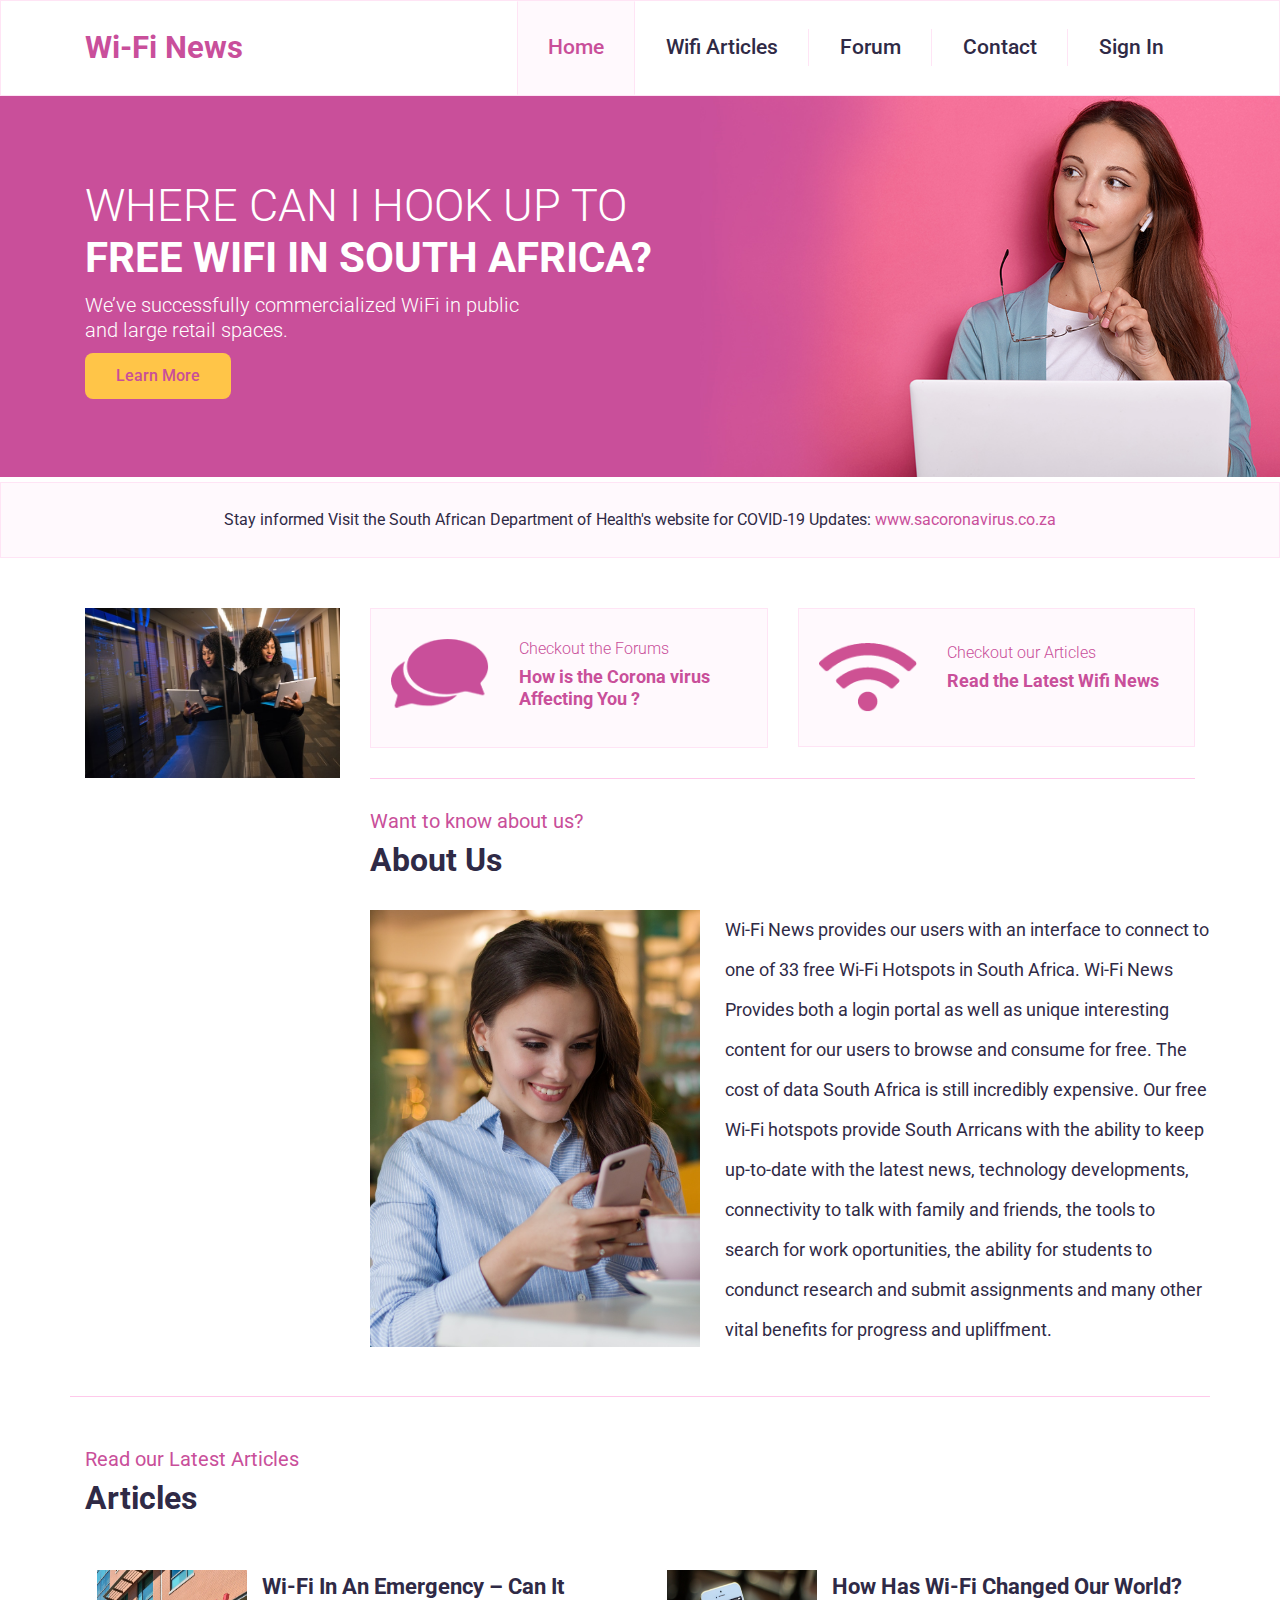
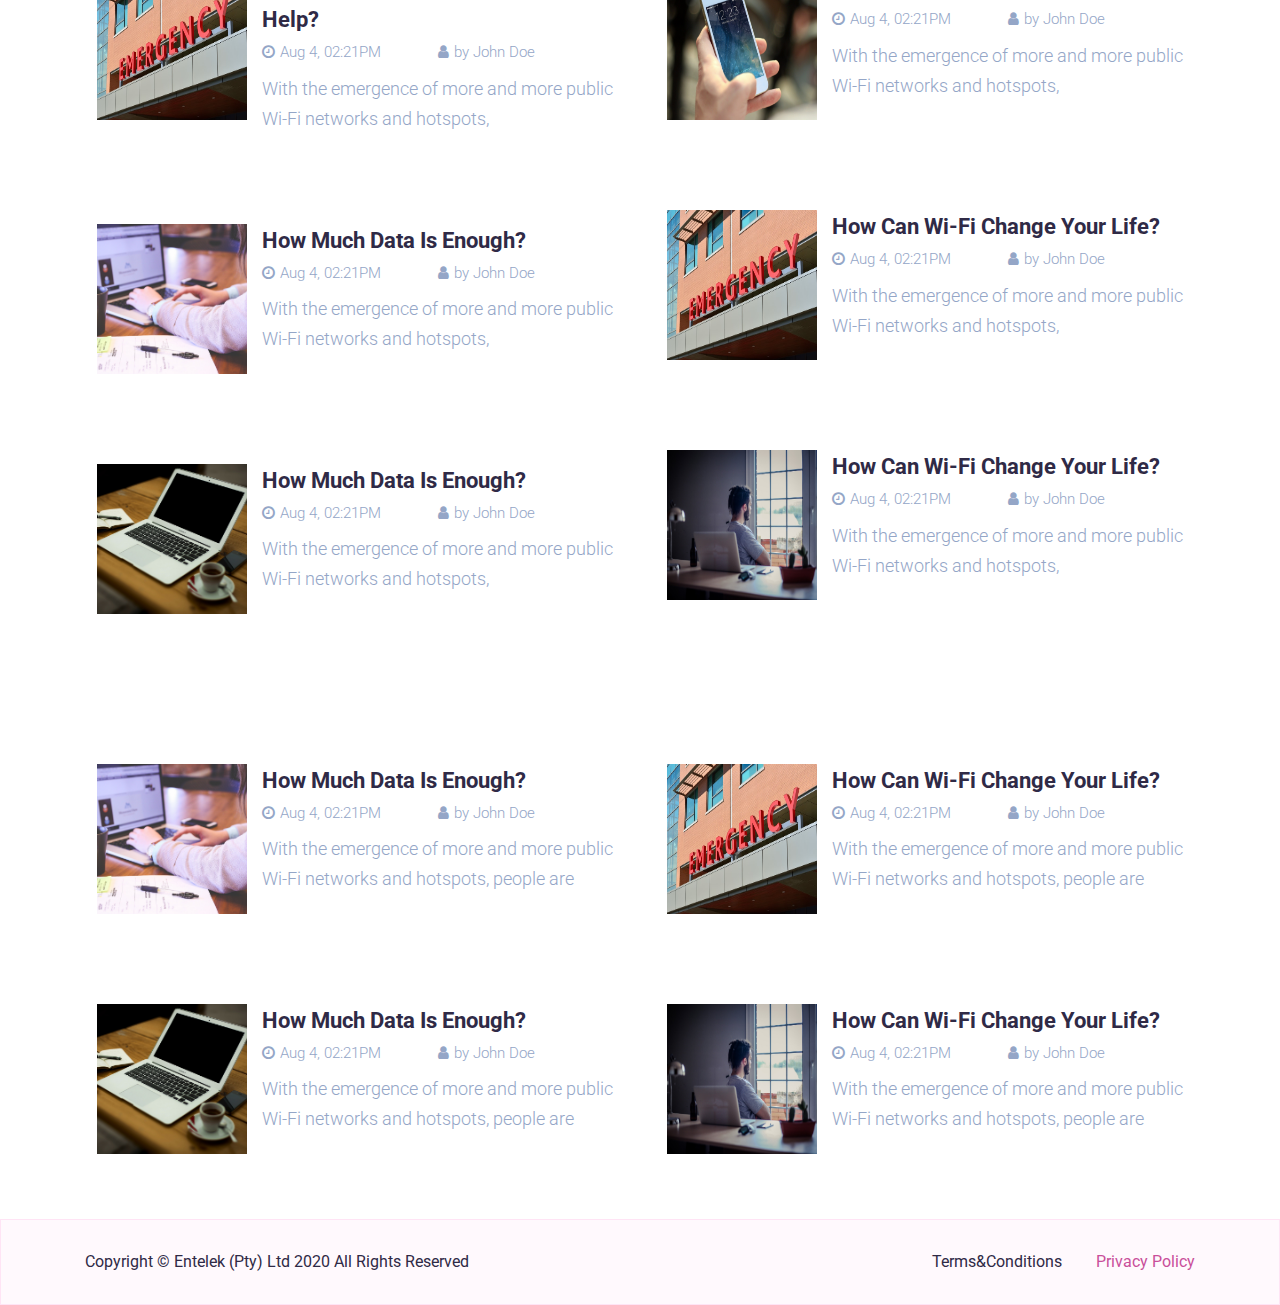
<file: index.html>
<!DOCTYPE html>
<html lang="en">
  <head>
    <meta charset="UTF-8" />
    <meta name="viewport" content="width=device-width, initial-scale=1.0" />
    <meta http-equiv="X-UA-Compatible" content="ie=edge" />
    <title>Wi-Fi News</title>
    <!-- FavIcon-->
    <link rel="shortcut icon" type="image/png" href="" />
    <script src="https://ajax.googleapis.com/ajax/libs/jquery/3.4.1/jquery.min.js"></script>
    <!-- Bootstrap style-->
    <link
      rel="stylesheet"
      href="https://stackpath.bootstrapcdn.com/bootstrap/4.3.1/css/bootstrap.min.css"
      integrity="sha384-ggOyR0iXCbMQv3Xipma34MD+dH/1fQ784/j6cY/iJTQUOhcWr7x9JvoRxT2MZw1T"
      crossorigin="anonymous"
    />
    <!-- FontAwesome style-->
    <link
      rel="stylesheet"
      href="https://use.fontawesome.com/releases/v5.7.2/css/all.css"
      integrity="sha384-fnmOCqbTlWIlj8LyTjo7mOUStjsKC4pOpQbqyi7RrhN7udi9RwhKkMHpvLbHG9Sr"
      crossorigin="anonymous"
    />
    <link
      rel="stylesheet"
      href="https://cdnjs.cloudflare.com/ajax/libs/font-awesome/4.7.0/css/font-awesome.min.css"
    />
    <!-- font  -->
    <!-- <link
    href="https://fonts.googleapis.com/css2?family=Montserrat:ital,wght@0,100;0,200;0,300;0,400;0,500;0,600;0,700;0,800;0,900;1,100;1,200;1,300;1,400;1,500;1,600;1,700;1,800;1,900&family=Roboto:ital,wght@0,100;0,300;0,400;0,500;0,700;0,900;1,100;1,300;1,400;1,500;1,700;1,900&display=swap"
    rel="stylesheet"> -->
    <!-- font  -->
    <!--Owl Carouse css-->
    <link rel="stylesheet" href="css/owl.carousel.min.css" />
    <link rel="stylesheet" href="css/owl.theme.default.min.css" />
    <!--AOS css-->
    <link href="https://unpkg.com/aos@2.3.1/dist/aos.css" rel="stylesheet" />
    <!--Animate css-->
    <link rel="stylesheet" href="css/animate.min.css" />
    <!-- Custom Style-->
    <link rel="stylesheet" href="./css/checkbox.css" />
    <link rel="stylesheet" type="text/css" href="css/style.css" />
  </head>

  <body>
    <header>
      <!-- Navigation  -->
      <div class="header-menu">
        <div class="header-container">
          <div class="main-nav">
            <nav class="navbar navbar-expand-lg navbar-light">
              <a class="navbar-brand toggle-logo" href="./index.html"
                >Wi-Fi News</a
              >
              <button
                class="navbar-toggler navbar-toggler-border"
                type="button"
                data-toggle="collapse"
                data-target="#navbarNav"
                aria-controls="navbarNav"
                aria-expanded="false"
                aria-label="Toggle navigation"
              >
                <span class=""
                  ><img
                    src="./assets/images/Group 885.svg"
                    class="open"
                    alt=""
                  />
                  <img
                    src="./assets/images/Group 881.svg"
                    class="close"
                    alt=""
                  />
                </span>
              </button>
              <div class="collapse navbar-collapse" id="navbarNav">
                <ul class="navbar-nav ml-auto">
                  <li class="nav-item">
                    <a class="nav-link active" href="./index.html">Home</a>
                  </li>
                  <li class="nav-item">
                    <a class="nav-link" href="./article.html">Wifi Articles</a>
                  </li>
                  <li class="nav-item">
                    <a class="nav-link" href="./forum.html">Forum</a>
                  </li>
                  <li class="nav-item">
                    <a class="nav-link" href="./contact.html">Contact</a>
                  </li>
                  <li class="nav-item">
                    <a class="nav-link" href="./signin.html">Sign In</a>
                  </li>
                </ul>
              </div>
            </nav>
          </div>
        </div>
      </div>

      <!-- Navigation  -->
    </header>

    <main>
      <!-- Banner part  -->
      <div class="banner-section">
        <div class="container">
          <div class="banner-inner">
            <h1>Where can I hook up to</h1>
            <h2>free WiFi in South Africa?</h2>
            <p>
              We’ve successfully commercialized WiFi in public and large retail
              spaces.
            </p>
            <div class="learn-more-btn">
              <a href="#" class="learnmore-btn btn">learn more</a>
            </div>
          </div>
        </div>
      </div>
      <!-- Banner part  -->

      <!-- Inform link  -->
      <div class="ionform-link">
        <div class="container">
          <div class="inform-link-inner">
            <p>
              Stay informed Visit the South African Department of Health's
              website for COVID-19 Updates:&nbsp;<a
                href="https://sacoronavirus.co.za/"
                target="_blank"
                >www.sacoronavirus.co.za</a
              >
            </p>
          </div>
        </div>
      </div>
      <!-- Inform link  -->

      <!-- About Section  -->
      <div class="about-section">
        <div class="container about-bottom-border">
          <div class="row">
            <div class="col-md-3">
              <!-- PLACE FOR ADD  -->
              <style>
                .add-place {
                  width: 100%;
                }
                .add-place .mobileHidden img {
                  width: 100%;
                }
              </style>
              <div class="add-place">
                <div class="mobileHidden">
                  <!-- /22047902240/wifinews/home/desktop-mpu -->
                  <!-- <div id="div-gpt-ad-1595340950557-5">
                    <script>
                      googletag.cmd.push(function () {
                        googletag.display("div-gpt-ad-1595340950557-5");
                      });
                    </script>
                  </div> -->
                  <img
                    src="./assets/images/4-amazing-new-internet-technologies-of-the-future.jpg"
                    alt=""
                  />
                </div>
              </div>
              <!-- PLACE FOR ADD  -->
            </div>
            <div class="col-md-9">
              <div class="affection-corona-articles">
                <div class="row">
                  <div class="col-md-6">
                    <a href="./forum.html">
                      <div class="affection-corona">
                        <div class="row">
                          <div class="col-md-4">
                            <div class="affection-logo">
                              <img
                                src="./assets/images/Icon ionic-ios-chatbubbles.png"
                                alt="logo"
                              />
                            </div>
                          </div>
                          <div class="col-md-8">
                            <div class="affecting-detail">
                              <h5>Checkout the Forums</h5>
                              <h3>How is the Corona virus Affecting You ?</h3>
                            </div>
                          </div>
                        </div>
                      </div>
                    </a>
                  </div>
                  <div class="col-md-6">
                    <a href="./article.html">
                      <div class="affection-corona checkout-articles">
                        <div class="row">
                          <div class="col-md-4">
                            <div class="affection-logo">
                              <img
                                src="./assets/images/Icon awesome-wifi.png"
                                alt="logo"
                              />
                            </div>
                          </div>
                          <div class="col-md-8">
                            <div class="affecting-detail">
                              <h5>Checkout our Articles</h5>
                              <h3>Read the Latest Wifi News</h3>
                            </div>
                          </div>
                        </div>
                      </div>
                    </a>
                  </div>
                </div>
              </div>
              <div class="about-us-section">
                <h5>Want to know about us?</h5>
                <h3>About Us</h3>
                <div class="about-us-inner">
                  <div class="about-us-inner-img">
                    <img src="./assets/images/woman-3083377_1920.png" alt="" />
                  </div>
                  <div class="about-us-inner-description">
                    <p class="show-read-more">
                      Wi-Fi News provides our users with an interface to connect
                      to one of 33 free Wi-Fi Hotspots in South Africa. Wi-Fi
                      News Provides both a login portal as well as unique
                      interesting content for our users to browse and consume
                      for free. The cost of data South Africa is still
                      incredibly expensive. Our free Wi-Fi hotspots provide
                      South Arricans with the ability to keep up-to-date with
                      the latest news, technology developments, connectivity to
                      talk with family and friends, the tools to search for work
                      oportunities, the ability for students to condunct
                      research and submit assignments and many other vital
                      benefits for progress and upliffment.
                    </p>
                  </div>
                </div>
              </div>
            </div>
          </div>
        </div>
      </div>
      <!-- About Section  -->

      <!-- Read Articles  -->
      <div class="article-section">
        <div class="container">
          <h5>Read our Latest Articles</h5>
          <div class="home-article-title">
            <h2>Articles</h2>
            <a href="./article.html">View All</a>
          </div>
          <div class="article-inner">
            <div class="row">
              <div class="col-md-6">
                <div class="single-article">
                  <div class="single-article-image">
                    <img
                      src="./assets/images/wi-fi-in-an-emergency-can-it-help.jpg"
                      alt=""
                    />
                  </div>
                  <div class="single-article-detail">
                    <a href="#">Wi-Fi In An Emergency – Can It Help?</a>
                    <div class="time-and-date">
                      <div class="time">
                        <i class="fa fa-clock-o" aria-hidden="true"></i
                        ><span>Aug 4, 02:21PM</span>
                      </div>
                      <div class="date">
                        <i class="fa fa-user" aria-hidden="true"></i
                        ><span>by John Doe</span>
                      </div>
                    </div>
                    <div class="hint-para">
                      <p>
                        With the emergence of more and more public Wi-Fi
                        networks and hotspots,
                      </p>
                    </div>
                  </div>
                </div>
                <div class="single-article">
                  <div class="single-article-image">
                    <img src="./assets/images/student-849822_1920.png" alt="" />
                  </div>
                  <div class="single-article-detail">
                    <a href="#">How Much Data Is Enough?</a>
                    <div class="time-and-date">
                      <div class="time">
                        <i class="fa fa-clock-o" aria-hidden="true"></i
                        ><span>Aug 4, 02:21PM</span>
                      </div>
                      <div class="date">
                        <i class="fa fa-user" aria-hidden="true"></i
                        ><span>by John Doe</span>
                      </div>
                    </div>
                    <div class="hint-para">
                      <p>
                        With the emergence of more and more public Wi-Fi
                        networks and hotspots,
                      </p>
                    </div>
                  </div>
                </div>
                <div class="single-article">
                  <div class="single-article-image">
                    <img
                      src="./assets/images/home-office-336377_1920.png"
                      alt=""
                    />
                  </div>
                  <div class="single-article-detail">
                    <a href="#">How Much Data Is Enough?</a>
                    <div class="time-and-date">
                      <div class="time">
                        <i class="fa fa-clock-o" aria-hidden="true"></i
                        ><span>Aug 4, 02:21PM</span>
                      </div>
                      <div class="date">
                        <i class="fa fa-user" aria-hidden="true"></i
                        ><span>by John Doe</span>
                      </div>
                    </div>
                    <div class="hint-para">
                      <p>
                        With the emergence of more and more public Wi-Fi
                        networks and hotspots,
                      </p>
                    </div>
                  </div>
                </div>
              </div>
              <div class="col-md-6">
                <div class="single-article">
                  <div class="single-article-image">
                    <img src="./assets/images/iphone-410324_1920.png" alt="" />
                  </div>
                  <div class="single-article-detail">
                    <a href="#">How Has Wi-Fi Changed Our World?</a>
                    <div class="time-and-date">
                      <div class="time">
                        <i class="fa fa-clock-o" aria-hidden="true"></i
                        ><span>Aug 4, 02:21PM</span>
                      </div>
                      <div class="date">
                        <i class="fa fa-user" aria-hidden="true"></i
                        ><span>by John Doe</span>
                      </div>
                    </div>
                    <div class="hint-para">
                      <p>
                        With the emergence of more and more public Wi-Fi
                        networks and hotspots,
                      </p>
                    </div>
                  </div>
                </div>
                <div class="single-article">
                  <div class="single-article-image">
                    <img
                      src="./assets/images/wi-fi-in-an-emergency-can-it-help.jpg"
                      alt=""
                    />
                  </div>
                  <div class="single-article-detail">
                    <a href="#">How Can Wi-Fi Change Your Life?</a>
                    <div class="time-and-date">
                      <div class="time">
                        <i class="fa fa-clock-o" aria-hidden="true"></i
                        ><span>Aug 4, 02:21PM</span>
                      </div>
                      <div class="date">
                        <i class="fa fa-user" aria-hidden="true"></i
                        ><span>by John Doe</span>
                      </div>
                    </div>
                    <div class="hint-para">
                      <p>
                        With the emergence of more and more public Wi-Fi
                        networks and hotspots,
                      </p>
                    </div>
                  </div>
                </div>
                <div class="single-article">
                  <div class="single-article-image">
                    <img src="./assets/images/people-2605980_1920.png" alt="" />
                  </div>
                  <div class="single-article-detail">
                    <a href="#">How Can Wi-Fi Change Your Life?</a>
                    <div class="time-and-date">
                      <div class="time">
                        <i class="fa fa-clock-o" aria-hidden="true"></i
                        ><span>Aug 4, 02:21PM</span>
                      </div>
                      <div class="date">
                        <i class="fa fa-user" aria-hidden="true"></i
                        ><span>by John Doe</span>
                      </div>
                    </div>
                    <div class="hint-para">
                      <p>
                        With the emergence of more and more public Wi-Fi
                        networks and hotspots,
                      </p>
                    </div>
                  </div>
                </div>
              </div>
            </div>
            <!-- PLACE FOR ADD  -->
            <div class="add-place"></div>
            <!-- PLACE FOR ADD  -->
            <div class="row">
              <div class="col-md-6">
                <div class="single-article">
                  <div class="single-article-image">
                    <img src="./assets/images/student-849822_1920.png" alt="" />
                  </div>
                  <div class="single-article-detail">
                    <a href="#">How Much Data Is Enough?</a>
                    <div class="time-and-date">
                      <div class="time">
                        <i class="fa fa-clock-o" aria-hidden="true"></i
                        ><span>Aug 4, 02:21PM</span>
                      </div>
                      <div class="date">
                        <i class="fa fa-user" aria-hidden="true"></i
                        ><span>by John Doe</span>
                      </div>
                    </div>
                    <div class="hint-para">
                      <p>
                        With the emergence of more and more public Wi-Fi
                        networks and hotspots, people are
                      </p>
                    </div>
                  </div>
                </div>
                <div class="single-article">
                  <div class="single-article-image">
                    <img
                      src="./assets/images/home-office-336377_1920.png"
                      alt=""
                    />
                  </div>
                  <div class="single-article-detail">
                    <a href="#">How Much Data Is Enough?</a>
                    <div class="time-and-date">
                      <div class="time">
                        <i class="fa fa-clock-o" aria-hidden="true"></i
                        ><span>Aug 4, 02:21PM</span>
                      </div>
                      <div class="date">
                        <i class="fa fa-user" aria-hidden="true"></i
                        ><span>by John Doe</span>
                      </div>
                    </div>
                    <div class="hint-para">
                      <p>
                        With the emergence of more and more public Wi-Fi
                        networks and hotspots, people are
                      </p>
                    </div>
                  </div>
                </div>
              </div>
              <div class="col-md-6">
                <div class="single-article">
                  <div class="single-article-image">
                    <img
                      src="./assets/images/wi-fi-in-an-emergency-can-it-help.jpg"
                      alt=""
                    />
                  </div>
                  <div class="single-article-detail">
                    <a href="#">How Can Wi-Fi Change Your Life?</a>
                    <div class="time-and-date">
                      <div class="time">
                        <i class="fa fa-clock-o" aria-hidden="true"></i
                        ><span>Aug 4, 02:21PM</span>
                      </div>
                      <div class="date">
                        <i class="fa fa-user" aria-hidden="true"></i
                        ><span>by John Doe</span>
                      </div>
                    </div>
                    <div class="hint-para">
                      <p>
                        With the emergence of more and more public Wi-Fi
                        networks and hotspots, people are
                      </p>
                    </div>
                  </div>
                </div>
                <div class="single-article">
                  <div class="single-article-image">
                    <img src="./assets/images/people-2605980_1920.png" alt="" />
                  </div>
                  <div class="single-article-detail">
                    <a href="#">How Can Wi-Fi Change Your Life?</a>
                    <div class="time-and-date">
                      <div class="time">
                        <i class="fa fa-clock-o" aria-hidden="true"></i
                        ><span>Aug 4, 02:21PM</span>
                      </div>
                      <div class="date">
                        <i class="fa fa-user" aria-hidden="true"></i
                        ><span>by John Doe</span>
                      </div>
                    </div>
                    <div class="hint-para">
                      <p>
                        With the emergence of more and more public Wi-Fi
                        networks and hotspots, people are
                      </p>
                    </div>
                  </div>
                </div>
              </div>
            </div>
          </div>
        </div>
      </div>
      <!-- Read Articles  -->
    </main>

    <footer>
      <div class="footer">
        <div class="container">
          <div class="footer-inner">
            <div class="footer-left">
              <p>Copyright © Entelek (Pty) Ltd 2020 All Rights Reserved</p>
            </div>
            <div class="footer-right">
              <a href="#" class="terms">Terms&Conditions</a>
              <a href="#" class="policy">Privacy Policy</a>
            </div>
          </div>
        </div>
      </div>
      <div class="footer-small">
        <div class="footer-top">
          <div class="container">
            <ul>
              <li><a href="#">Privacy Policy</a></li>
              <li><a href="#">Terms&Conditions</a></li>
            </ul>
          </div>
        </div>
        <div class="footer-bottom">
          <div class="container">
            <p>Copyright © Entelek (Pty) Ltd 2020 All Rights Reserved</p>
          </div>
        </div>
      </div>
    </footer>

    <!-- Jquery Js-->
    <script src="https://ajax.googleapis.com/ajax/libs/jquery/3.4.1/jquery.min.js"></script>
    <!-- Bootstrap Js-->
    <script
      src="https://cdnjs.cloudflare.com/ajax/libs/popper.js/1.12.9/umd/popper.min.js"
      integrity="sha384-ApNbgh9B+Y1QKtv3Rn7W3mgPxhU9K/ScQsAP7hUibX39j7fakFPskvXusvfa0b4Q"
      crossorigin="anonymous"
    ></script>
    <!-- counter up  -->
    <script src="./js/jquery.counterup.min.js"></script>
    <script src="./js/jquery.waypoints.min.js"></script>
    <!-- counter up  -->
    <script
      src="https://maxcdn.bootstrapcdn.com/bootstrap/4.0.0/js/bootstrap.min.js"
      integrity="sha384-JZR6Spejh4U02d8jOt6vLEHfe/JQGiRRSQQxSfFWpi1MquVdAyjUar5+76PVCmYl"
      crossorigin="anonymous"
    ></script>
    <!-- Popper JS -->
    <script src="https://cdnjs.cloudflare.com/ajax/libs/popper.js/1.14.3/umd/popper.min.js"></script>
    <!--AOS Js-->
    <script src="https://unpkg.com/aos@2.3.1/dist/aos.js"></script>
    <!--Owl Carouse js-->
    <script src="js/owl.carousel.min.js"></script>
    <!-- Custom Js-->
    <script src="js/custom.js"></script>
  </body>
</html>
</file>
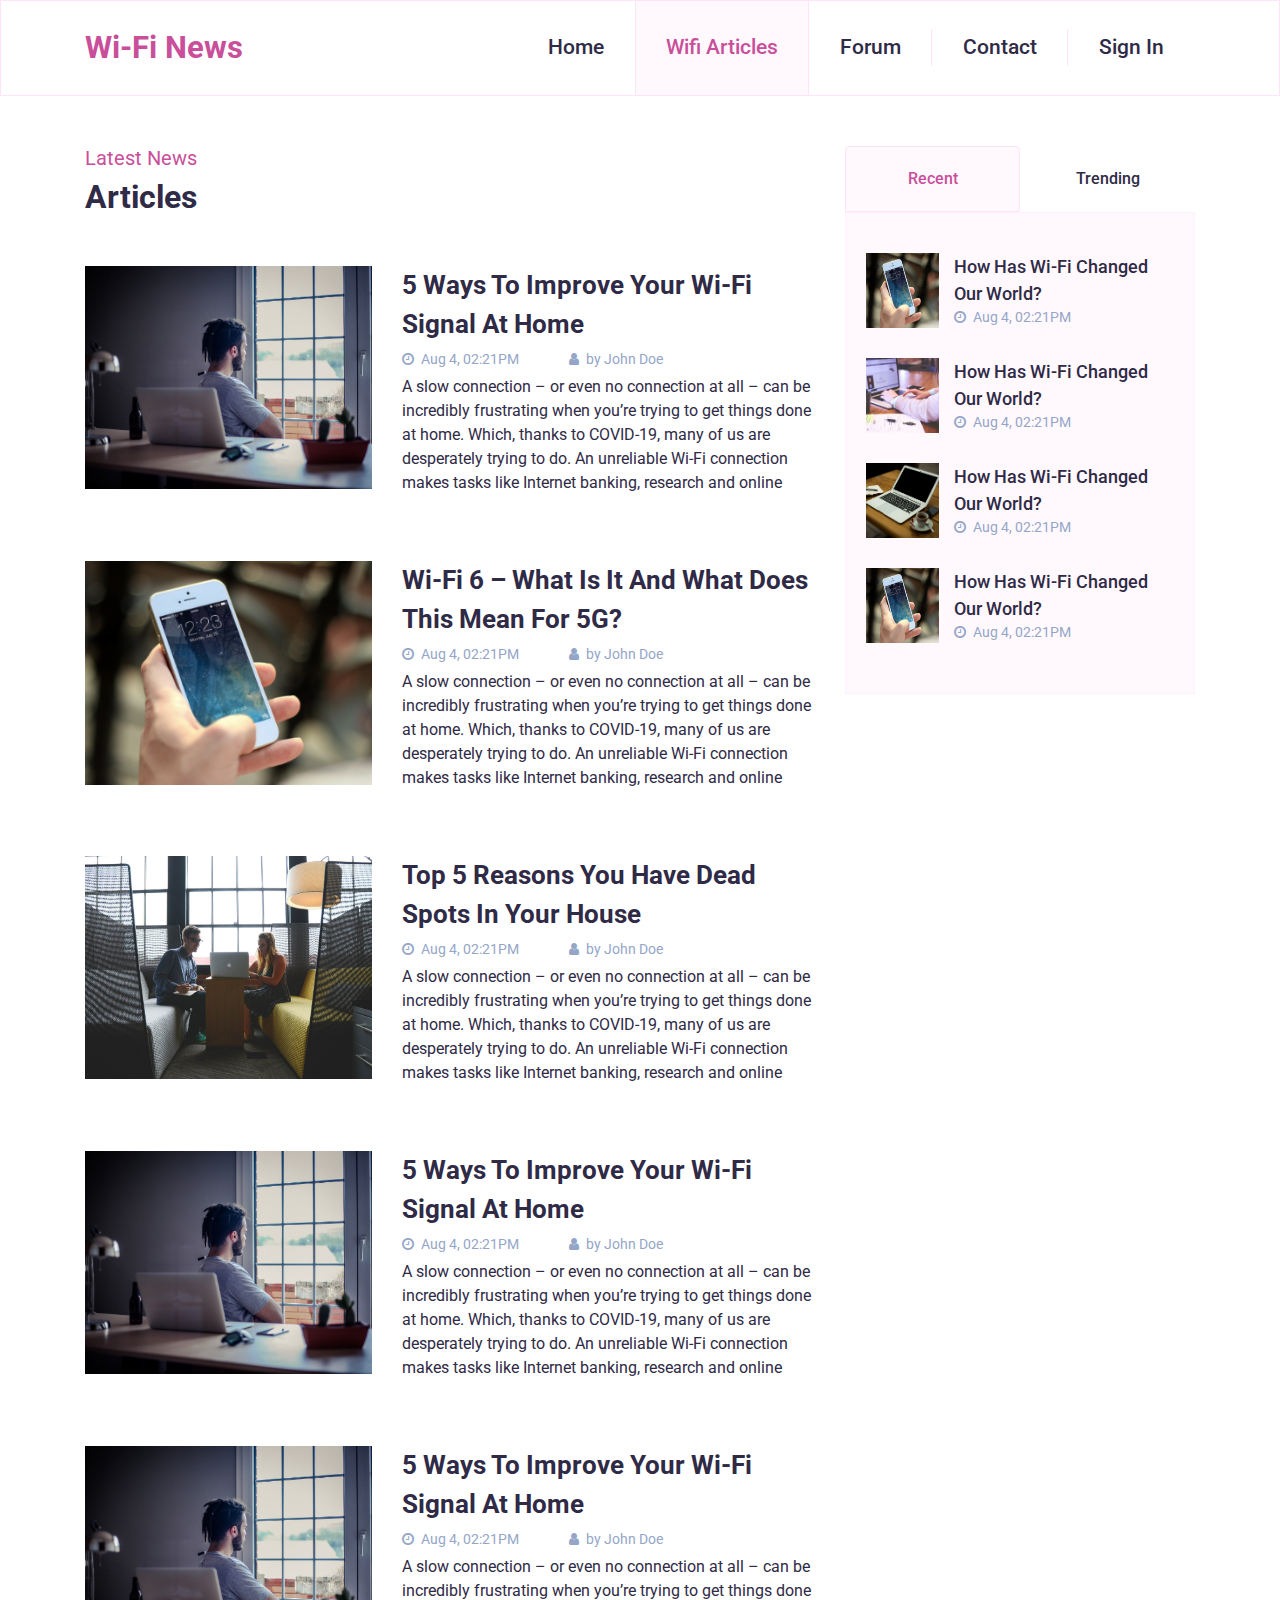
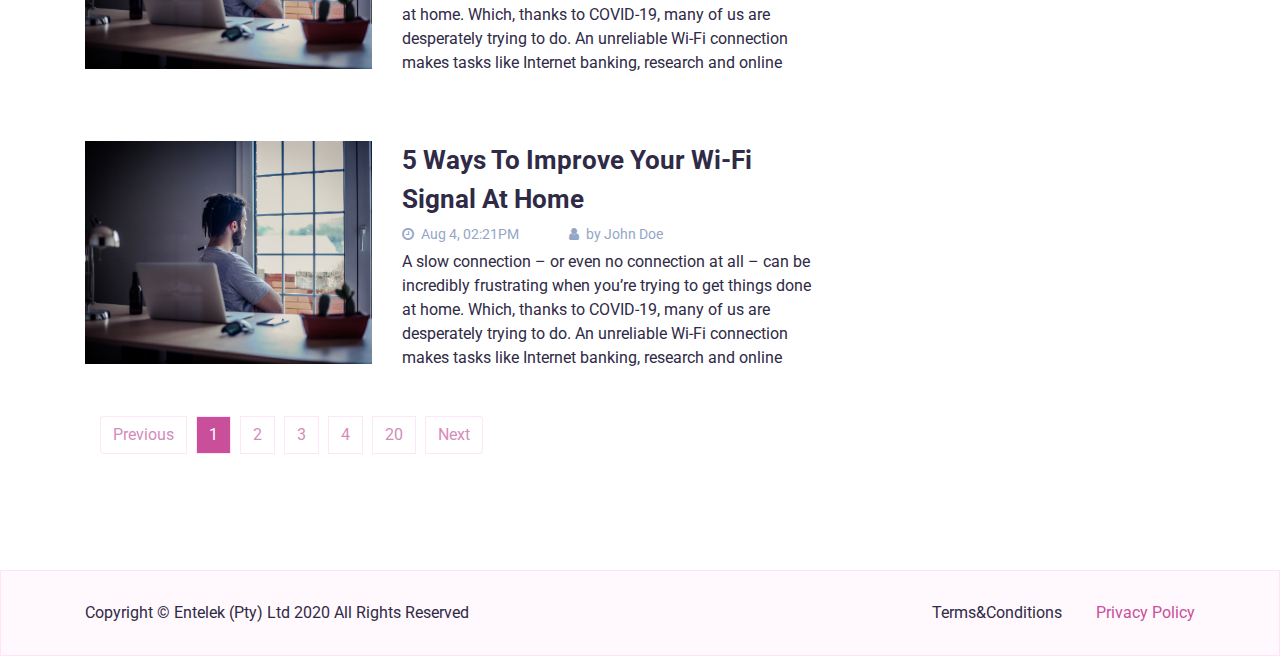
<file: article.html>
<!DOCTYPE html>
<html lang="en">

<head>
    <meta charset="UTF-8" />
    <meta name="viewport" content="width=device-width, initial-scale=1.0" />
    <meta http-equiv="X-UA-Compatible" content="ie=edge" />
    <title>Wi-Fi News</title>
    <!-- FavIcon-->
    <link rel="shortcut icon" type="image/png" href="" />
    <script src="https://ajax.googleapis.com/ajax/libs/jquery/3.4.1/jquery.min.js"></script>
    <!-- Bootstrap style-->
    <link rel="stylesheet" href="https://stackpath.bootstrapcdn.com/bootstrap/4.3.1/css/bootstrap.min.css"
        integrity="sha384-ggOyR0iXCbMQv3Xipma34MD+dH/1fQ784/j6cY/iJTQUOhcWr7x9JvoRxT2MZw1T" crossorigin="anonymous" />
    <!-- FontAwesome style-->
    <link rel="stylesheet" href="https://use.fontawesome.com/releases/v5.7.2/css/all.css"
        integrity="sha384-fnmOCqbTlWIlj8LyTjo7mOUStjsKC4pOpQbqyi7RrhN7udi9RwhKkMHpvLbHG9Sr" crossorigin="anonymous" />
    <link rel="stylesheet" href="https://cdnjs.cloudflare.com/ajax/libs/font-awesome/4.7.0/css/font-awesome.min.css" />
    <!-- font  -->
    <!-- <link
    href="https://fonts.googleapis.com/css2?family=Montserrat:ital,wght@0,100;0,200;0,300;0,400;0,500;0,600;0,700;0,800;0,900;1,100;1,200;1,300;1,400;1,500;1,600;1,700;1,800;1,900&family=Roboto:ital,wght@0,100;0,300;0,400;0,500;0,700;0,900;1,100;1,300;1,400;1,500;1,700;1,900&display=swap"
    rel="stylesheet"> -->
    <!-- font  -->
    <!--Owl Carouse css-->
    <link rel="stylesheet" href="css/owl.carousel.min.css" />
    <link rel="stylesheet" href="css/owl.theme.default.min.css" />
    <!--AOS css-->
    <link href="https://unpkg.com/aos@2.3.1/dist/aos.css" rel="stylesheet" />
    <!--Animate css-->
    <link rel="stylesheet" href="css/animate.min.css" />
    <!-- Custom Style-->
    <link rel="stylesheet" href="./css/checkbox.css" />
    <link rel="stylesheet" type="text/css" href="css/style.css" />
</head>

<body>
    <header>
        <!-- Navigation  -->
        <div class="article-view">
            <div class="header-container">
                <div class="main-nav">
                    <nav class="navbar navbar-expand-lg navbar-light">
                        <a class="navbar-brand toggle-logo" href="./index.html">Wi-Fi News</a>
                        <button class="navbar-toggler navbar-toggler-border" type="button" data-toggle="collapse"
                            data-target="#navbarNav" aria-controls="navbarNav" aria-expanded="false"
                            aria-label="Toggle navigation">
                            <span class=""><img src="./assets/images/Group 885.svg" class="open"
                                    alt="" />
                                <img src="./assets/images/Group 881.svg" class="close" alt="">
                            </span>
                        </button>
                        <div class="collapse navbar-collapse" id="navbarNav">
                            <ul class="navbar-nav ml-auto">
                                <li class="nav-item">
                                    <a class="nav-link" href="./index.html">Home</a>
                                </li>
                                <li class="nav-item">
                                    <a class="nav-link active" href="./article.html">Wifi Articles</a>
                                </li>
                                <li class="nav-item">
                                    <a class="nav-link" href="./forum.html">Forum</a>
                                </li>
                                <li class="nav-item">
                                    <a class="nav-link" href="./contact.html">Contact</a>
                                </li>
                                <li class="nav-item">
                                    <a class="nav-link" href="./signin.html">Sign In</a>
                                </li>
                            </ul>
                        </div>
                    </nav>
                </div>
            </div>
        </div>

        <!-- Navigation  -->
    </header>

    <main>
        <!-- Article Views Detail  -->
        <div class="article-views-detail article-single-detail">
            <div class="container">
                <!-- Article Full Views  -->
                <div class="row">
                    <!-- Article Lit  -->
                    <div class="col-md-8">
                        <div class="article-list">
                            <h5>Latest News</h5>
                            <h2>Articles</h2>
                            <div class="back-btn-container">
                                <span class="back-btn" onclick="goBack()"><i class="fa fa-chevron-left"
                                        aria-hidden="true"></i> Back</span>
                            </div>
                            <div class="single-article-list">
                                <div class="single-article-list-inner">
                                    <div class="row">
                                        <div class="col-md-5">
                                            <div class="single-article-list-image">
                                                <img src="./assets/images/people-2605980_1920.png" alt="">
                                            </div>
                                        </div>
                                        <div class="col-md-7">
                                            <div class="single-article-detail">
                                                <a href="./article_views.html">5 Ways To Improve Your Wi-Fi
                                                    Signal At Home</a>
                                                <div class="time-and-date">
                                                    <div class="time">
                                                        <i class="fa fa-clock-o" aria-hidden="true"></i><span>Aug 4,
                                                            02:21PM</span>
                                                    </div>
                                                    <div class="date">
                                                        <i class="fa fa-user" aria-hidden="true"></i><span>by John
                                                            Doe</span>
                                                    </div>
                                                </div>
                                                <p>A slow connection – or even no connection at all – can be incredibly
                                                    frustrating when you’re trying to get things done at home. Which,
                                                    thanks to COVID-19, many of us are desperately trying to do. An
                                                    unreliable Wi-Fi connection makes tasks like Internet banking,
                                                    research and online</p>
                                            </div>
                                        </div>
                                    </div>
                                </div>
                                <div class="single-article-list-inner">
                                    <div class="row">
                                        <div class="col-md-5">
                                            <div class="single-article-list-image">
                                                <img src="./assets/images/iphone-410324_1920.png" alt="">
                                            </div>
                                        </div>
                                        <div class="col-md-7">
                                            <div class="single-article-detail">
                                                <a href="./article_views.html">Wi-Fi 6 – What Is It And What
                                                    Does This Mean For 5G?</a>
                                                <div class="time-and-date">
                                                    <div class="time">
                                                        <i class="fa fa-clock-o" aria-hidden="true"></i><span>Aug 4,
                                                            02:21PM</span>
                                                    </div>
                                                    <div class="date">
                                                        <i class="fa fa-user" aria-hidden="true"></i><span>by John
                                                            Doe</span>
                                                    </div>
                                                </div>
                                                <p>A slow connection – or even no connection at all – can be incredibly
                                                    frustrating when you’re trying to get things done at home. Which,
                                                    thanks to COVID-19, many of us are desperately trying to do. An
                                                    unreliable Wi-Fi connection makes tasks like Internet banking,
                                                    research and online</p>
                                            </div>
                                        </div>
                                    </div>
                                </div>
                                <div class="single-article-list-inner">
                                    <div class="row">
                                        <div class="col-md-5">
                                            <div class="single-article-list-image">
                                                <img src="./assets/images/entrepreneur-593361_1920.png" alt="">
                                            </div>
                                        </div>
                                        <div class="col-md-7">
                                            <div class="single-article-detail">
                                                <a href="./article_views.html">Top 5 Reasons You Have Dead
                                                    Spots In Your House
                                                </a>
                                                <div class="time-and-date">
                                                    <div class="time">
                                                        <i class="fa fa-clock-o" aria-hidden="true"></i><span>Aug 4,
                                                            02:21PM</span>
                                                    </div>
                                                    <div class="date">
                                                        <i class="fa fa-user" aria-hidden="true"></i><span>by John
                                                            Doe</span>
                                                    </div>
                                                </div>
                                                <p>A slow connection – or even no connection at all – can be incredibly
                                                    frustrating when you’re trying to get things done at home. Which,
                                                    thanks to COVID-19, many of us are desperately trying to do. An
                                                    unreliable Wi-Fi connection makes tasks like Internet banking,
                                                    research and online</p>
                                            </div>
                                        </div>
                                    </div>
                                </div>
                                <!-- PLACE FOR ADD  -->
                                <div class="add-place "></div>
                                <!-- PLACE FOR ADD  -->

                                <div class="single-article-list-inner">
                                    <div class="row">
                                        <div class="col-md-5">
                                            <div class="single-article-list-image">
                                                <img src="./assets/images/people-2605980_1920.png" alt="">
                                            </div>
                                        </div>
                                        <div class="col-md-7">
                                            <div class="single-article-detail">
                                                <a href="./article_views.html">5 Ways To Improve Your Wi-Fi
                                                    Signal At Home</a>
                                                <div class="time-and-date">
                                                    <div class="time">
                                                        <i class="fa fa-clock-o" aria-hidden="true"></i><span>Aug 4,
                                                            02:21PM</span>
                                                    </div>
                                                    <div class="date">
                                                        <i class="fa fa-user" aria-hidden="true"></i><span>by John
                                                            Doe</span>
                                                    </div>
                                                </div>
                                                <p>A slow connection – or even no connection at all – can be incredibly
                                                    frustrating when you’re trying to get things done at home. Which,
                                                    thanks to COVID-19, many of us are desperately trying to do. An
                                                    unreliable Wi-Fi connection makes tasks like Internet banking,
                                                    research and online</p>
                                            </div>
                                        </div>
                                    </div>
                                </div>
                                <div class="single-article-list-inner">
                                    <div class="row">
                                        <div class="col-md-5">
                                            <div class="single-article-list-image">
                                                <img src="./assets/images/people-2605980_1920.png" alt="">
                                            </div>
                                        </div>
                                        <div class="col-md-7">
                                            <div class="single-article-detail">
                                                <a href="./article_views.html">5 Ways To Improve Your Wi-Fi
                                                    Signal At Home</a>
                                                <div class="time-and-date">
                                                    <div class="time">
                                                        <i class="fa fa-clock-o" aria-hidden="true"></i><span>Aug 4,
                                                            02:21PM</span>
                                                    </div>
                                                    <div class="date">
                                                        <i class="fa fa-user" aria-hidden="true"></i><span>by John
                                                            Doe</span>
                                                    </div>
                                                </div>
                                                <p>A slow connection – or even no connection at all – can be incredibly
                                                    frustrating when you’re trying to get things done at home. Which,
                                                    thanks to COVID-19, many of us are desperately trying to do. An
                                                    unreliable Wi-Fi connection makes tasks like Internet banking,
                                                    research and online</p>
                                            </div>
                                        </div>
                                    </div>
                                </div>
                                <div class="single-article-list-inner">
                                    <div class="row">
                                        <div class="col-md-5">
                                            <div class="single-article-list-image">
                                                <img src="./assets/images/people-2605980_1920.png" alt="">
                                            </div>
                                        </div>
                                        <div class="col-md-7">
                                            <div class="single-article-detail">
                                                <a href="./article_views.html">5 Ways To Improve Your Wi-Fi
                                                    Signal At Home</a>
                                                <div class="time-and-date">
                                                    <div class="time">
                                                        <i class="fa fa-clock-o" aria-hidden="true"></i><span>Aug 4,
                                                            02:21PM</span>
                                                    </div>
                                                    <div class="date">
                                                        <i class="fa fa-user" aria-hidden="true"></i><span>by John
                                                            Doe</span>
                                                    </div>
                                                </div>
                                                <p>A slow connection – or even no connection at all – can be incredibly
                                                    frustrating when you’re trying to get things done at home. Which,
                                                    thanks to COVID-19, many of us are desperately trying to do. An
                                                    unreliable Wi-Fi connection makes tasks like Internet banking,
                                                    research and online</p>
                                            </div>
                                        </div>
                                    </div>
                                </div>
                            </div>
                            <!-- Pagination  -->
                            <div class="article-pagination">
                                <div class="container">
                                    <nav aria-label="...">
                                        <ul class="pagination">
                                            <li class="page-item disabled">
                                                <a class="page-link" href="#" tabindex="-1"
                                                    aria-disabled="true">Previous</a>
                                            </li>
                                            <li class="page-item active" aria-current="page"><a class="page-link"
                                                    href="#">1
                                                    <span class="sr-only">(current)</span></a></li>
                                            <li class="page-item">
                                                <a class="page-link" href="#">2</a>
                                            </li>
                                            <li class="page-item"><a class="page-link" href="#">3</a></li>
                                            <li class="page-item"><a class="page-link" href="#">4</a></li>

                                            <li class="page-item"><a class="page-link" href="#">20</a></li>
                                            <li class="page-item">
                                                <a class="page-link" href="#">Next</a>
                                            </li>
                                        </ul>
                                    </nav>
                                </div>
                            </div>
                            <!-- Pagination  -->
                        </div>
                    </div>
                    <!-- Article Lit  -->

                    <!-- Recent Tabs  -->
                    <div class="col-md-4">
                        <div class="aticle-views-detail-right">
                            <nav>
                                <div class="nav nav-tabs" id="nav-tab" role="tablist">
                                    <a class="nav-item nav-link active" id="nav-home-tab" data-toggle="tab"
                                        href="#nav-home" role="tab" aria-controls="nav-home"
                                        aria-selected="true">Recent</a>
                                    <a class="nav-item nav-link" id="nav-profile-tab" data-toggle="tab"
                                        href="#nav-profile" role="tab" aria-controls="nav-profile"
                                        aria-selected="false">Trending</a>
                                </div>
                            </nav>
                            <div class="tab-content" id="nav-tabContent">
                                <div class="tab-pane fade show active" id="nav-home" role="tabpanel"
                                    aria-labelledby="nav-home-tab">
                                    <div class="recent-tab-container">
                                        <div class="recent-tab">
                                            <div class="recent-img">
                                                <img src="./assets/images/iphone-410324_1920.png" alt="">
                                            </div>
                                            <div class="recent-title">
                                                <a href="#">How Has Wi-Fi Changed
                                                    Our World?</a>
                                                <div class="time">
                                                    <i class="fa fa-clock-o" aria-hidden="true"></i><span>Aug 4,
                                                        02:21PM</span>
                                                </div>
                                            </div>
                                        </div>
                                        <div class="recent-tab">
                                            <div class="recent-img">
                                                <img src="./assets/images/student-849822_1920.png" alt="">
                                            </div>
                                            <div class="recent-title">
                                                <a href="#">How Has Wi-Fi Changed
                                                    Our World?</a>
                                                <div class="time">
                                                    <i class="fa fa-clock-o" aria-hidden="true"></i><span>Aug 4,
                                                        02:21PM</span>
                                                </div>
                                            </div>
                                        </div>
                                        <div class="recent-tab">
                                            <div class="recent-img">
                                                <img src="./assets/images/home-office-336377_1920.png" alt="">
                                            </div>
                                            <div class="recent-title">
                                                <a href="#">How Has Wi-Fi Changed
                                                    Our World?</a>
                                                <div class="time">
                                                    <i class="fa fa-clock-o" aria-hidden="true"></i><span>Aug 4,
                                                        02:21PM</span>
                                                </div>
                                            </div>
                                        </div>
                                        <div class="recent-tab">
                                            <div class="recent-img">
                                                <img src="./assets/images/iphone-410324_1920.png" alt="">
                                            </div>
                                            <div class="recent-title">
                                                <a href="#">How Has Wi-Fi Changed
                                                    Our World?</a>
                                                <div class="time">
                                                    <i class="fa fa-clock-o" aria-hidden="true"></i><span>Aug 4,
                                                        02:21PM</span>
                                                </div>
                                            </div>
                                        </div>
                                    </div>
                                </div>
                                <div class="tab-pane fade" id="nav-profile" role="tabpanel"
                                    aria-labelledby="nav-profile-tab">
                                    <div class="recent-tab-container">
                                        <div class="recent-tab">
                                            <div class="recent-img">
                                                <img src="./assets/images/iphone-410324_1920.png" alt="">
                                            </div>
                                            <div class="recent-title">
                                                <a href="#">How Has Wi-Fi Changed
                                                    Our World?</a>
                                                <div class="time">
                                                    <i class="fa fa-clock-o" aria-hidden="true"></i><span>Aug 4,
                                                        02:21PM</span>
                                                </div>
                                            </div>
                                        </div>
                                        <div class="recent-tab">
                                            <div class="recent-img">
                                                <img src="./assets/images/student-849822_1920.png" alt="">
                                            </div>
                                            <div class="recent-title">
                                                <a href="#">How Has Wi-Fi Changed
                                                    Our World?</a>
                                                <div class="time">
                                                    <i class="fa fa-clock-o" aria-hidden="true"></i><span>Aug 4,
                                                        02:21PM</span>
                                                </div>
                                            </div>
                                        </div>
                                        <div class="recent-tab">
                                            <div class="recent-img">
                                                <img src="./assets/images/home-office-336377_1920.png" alt="">
                                            </div>
                                            <div class="recent-title">
                                                <a href="#">How Has Wi-Fi Changed
                                                    Our World?</a>
                                                <div class="time">
                                                    <i class="fa fa-clock-o" aria-hidden="true"></i><span>Aug 4,
                                                        02:21PM</span>
                                                </div>
                                            </div>
                                        </div>
                                        <div class="recent-tab">
                                            <div class="recent-img">
                                                <img src="./assets/images/iphone-410324_1920.png" alt="">
                                            </div>
                                            <div class="recent-title">
                                                <a href="#">How Has Wi-Fi Changed
                                                    Our World?</a>
                                                <div class="time">
                                                    <i class="fa fa-clock-o" aria-hidden="true"></i><span>Aug 4,
                                                        02:21PM</span>
                                                </div>
                                            </div>
                                        </div>
                                    </div>
                                </div>
                            </div>
                        </div>
                    </div>
                    <!-- Recent Tabs  -->

                </div>
                <!-- Article Full Views  -->


            </div>
        </div>
        <!-- Article Views Detail  -->






    </main>

    <footer>
        <div class="footer">
            <div class="container">
                <div class="footer-inner">
                    <div class="footer-left">
                        <p>Copyright © Entelek (Pty) Ltd 2020 All Rights Reserved</p>
                    </div>
                    <div class="footer-right">
                        <a href="#" class="terms">Terms&Conditions</a>
                        <a href="#" class="policy">Privacy Policy</a>
                    </div>
                </div>
            </div>
        </div>
        <div class="footer-small">
            <div class="footer-top">
                <div class="container">
                    <ul>
                        <li><a href="#">Privacy Policy</a></li>
                        <li><a href="#">Terms&Conditions</a></li>
                    </ul>
                </div>
            </div>
            <div class="footer-bottom">
                <div class="container">
                    <p>Copyright © Entelek (Pty) Ltd 2020 All Rights Reserved</p>
                </div>
            </div>
        </div>
    </footer>

    <!-- Jquery Js-->
    <script src="https://ajax.googleapis.com/ajax/libs/jquery/3.4.1/jquery.min.js"></script>
    <!-- Bootstrap Js-->
    <script src="https://cdnjs.cloudflare.com/ajax/libs/popper.js/1.12.9/umd/popper.min.js"
        integrity="sha384-ApNbgh9B+Y1QKtv3Rn7W3mgPxhU9K/ScQsAP7hUibX39j7fakFPskvXusvfa0b4Q" crossorigin="anonymous">
    </script>
    <!-- counter up  -->
    <script src="./js/jquery.counterup.min.js"></script>
    <script src="./js/jquery.waypoints.min.js"></script>
    <!-- counter up  -->
    <script src="https://maxcdn.bootstrapcdn.com/bootstrap/4.0.0/js/bootstrap.min.js"
        integrity="sha384-JZR6Spejh4U02d8jOt6vLEHfe/JQGiRRSQQxSfFWpi1MquVdAyjUar5+76PVCmYl" crossorigin="anonymous">
    </script>
    <!-- Popper JS -->
    <script src="https://cdnjs.cloudflare.com/ajax/libs/popper.js/1.14.3/umd/popper.min.js"></script>
    <!--AOS Js-->
    <script src="https://unpkg.com/aos@2.3.1/dist/aos.js"></script>
    <!--Owl Carouse js-->
    <script src="js/owl.carousel.min.js"></script>
    <!-- Custom Js-->
    <script src="js/custom.js"></script>
</body>

</html>
</file>
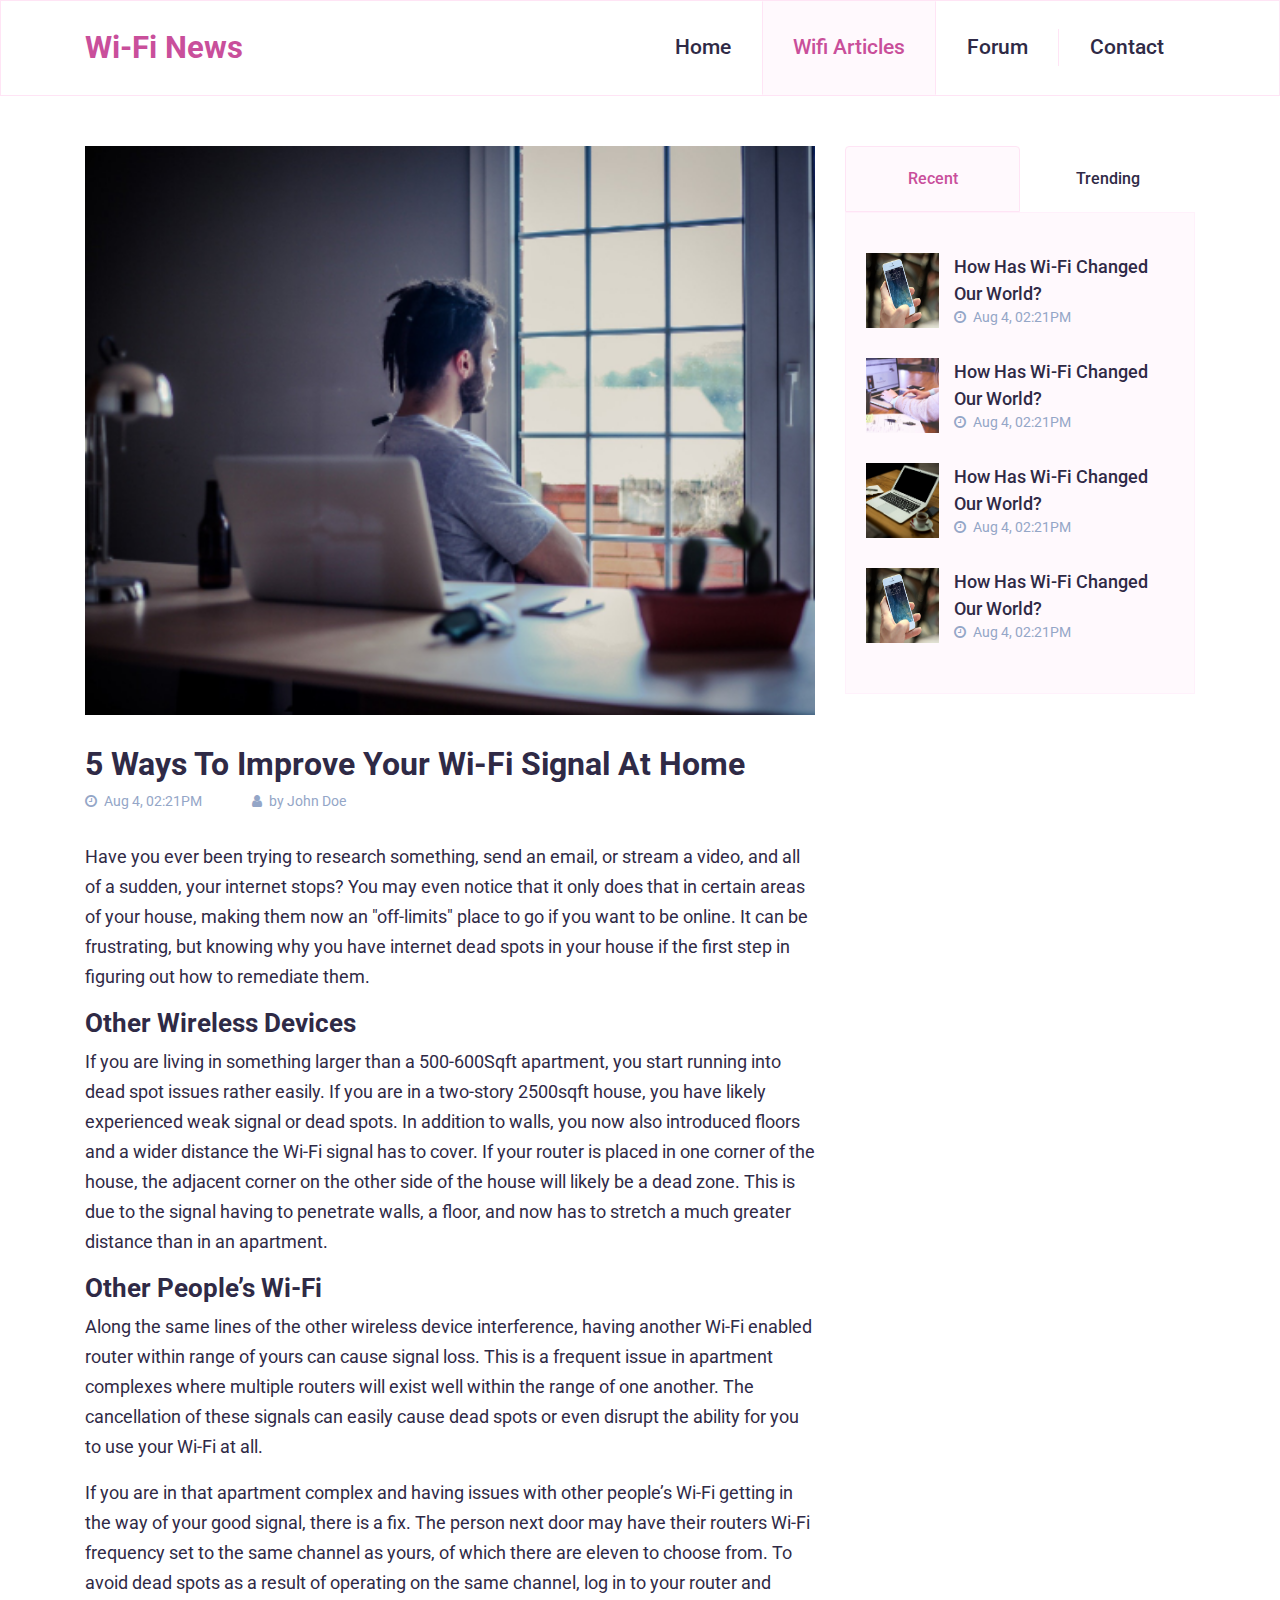
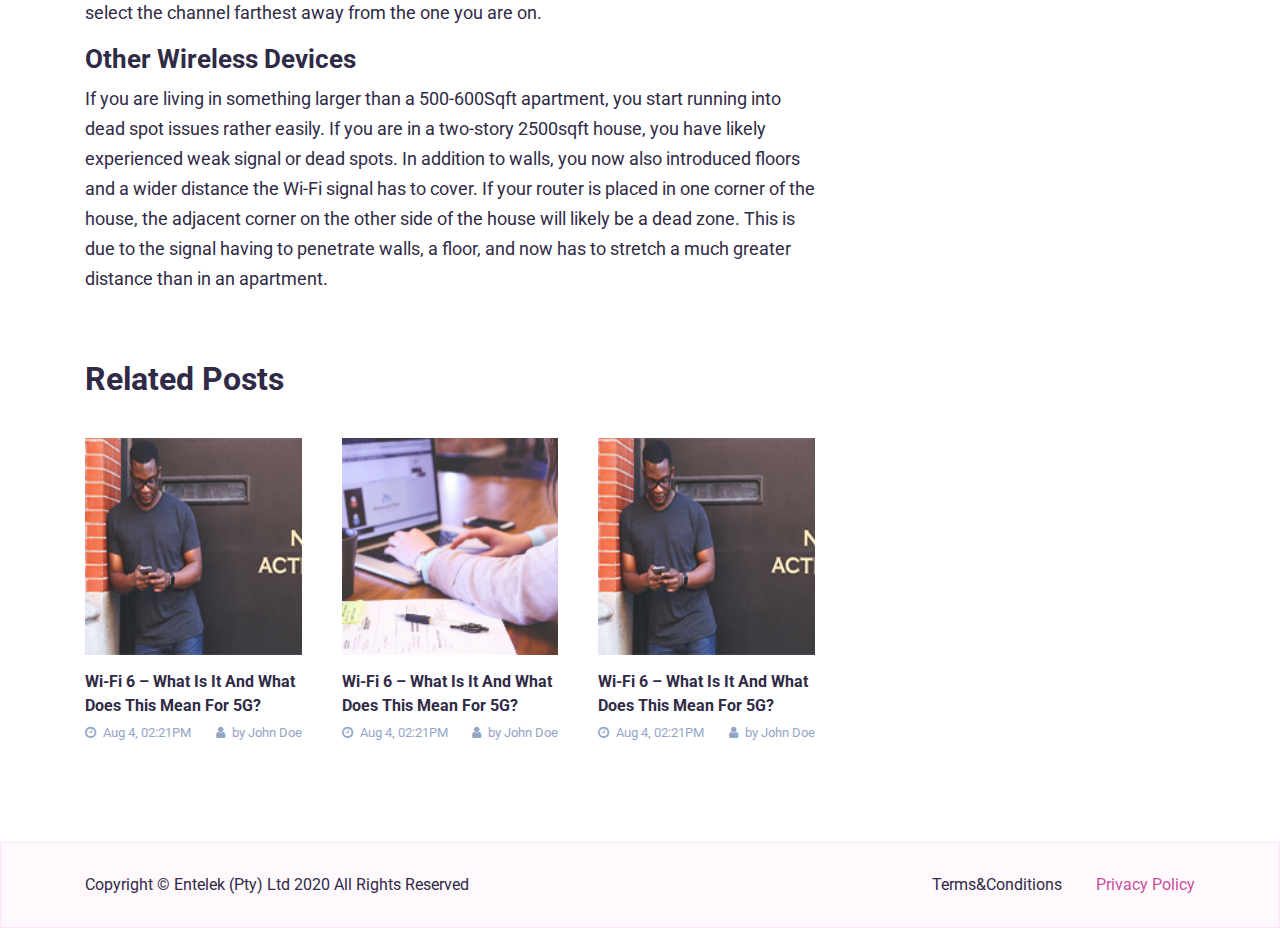
<file: article_views.html>
<!DOCTYPE html>
<html lang="en">

<head>
    <meta charset="UTF-8" />
    <meta name="viewport" content="width=device-width, initial-scale=1.0" />
    <meta http-equiv="X-UA-Compatible" content="ie=edge" />
    <title>Wi-Fi News</title>
    <!-- FavIcon-->
    <link rel="shortcut icon" type="image/png" href="" />
    <script src="https://ajax.googleapis.com/ajax/libs/jquery/3.4.1/jquery.min.js"></script>
    <!-- Bootstrap style-->
    <link rel="stylesheet" href="https://stackpath.bootstrapcdn.com/bootstrap/4.3.1/css/bootstrap.min.css"
        integrity="sha384-ggOyR0iXCbMQv3Xipma34MD+dH/1fQ784/j6cY/iJTQUOhcWr7x9JvoRxT2MZw1T" crossorigin="anonymous" />
    <!-- FontAwesome style-->
    <link rel="stylesheet" href="https://use.fontawesome.com/releases/v5.7.2/css/all.css"
        integrity="sha384-fnmOCqbTlWIlj8LyTjo7mOUStjsKC4pOpQbqyi7RrhN7udi9RwhKkMHpvLbHG9Sr" crossorigin="anonymous" />
    <link rel="stylesheet" href="https://cdnjs.cloudflare.com/ajax/libs/font-awesome/4.7.0/css/font-awesome.min.css" />
    <!-- font  -->
    <!-- <link
    href="https://fonts.googleapis.com/css2?family=Montserrat:ital,wght@0,100;0,200;0,300;0,400;0,500;0,600;0,700;0,800;0,900;1,100;1,200;1,300;1,400;1,500;1,600;1,700;1,800;1,900&family=Roboto:ital,wght@0,100;0,300;0,400;0,500;0,700;0,900;1,100;1,300;1,400;1,500;1,700;1,900&display=swap"
    rel="stylesheet"> -->
    <!-- font  -->
    <!--Owl Carouse css-->
    <link rel="stylesheet" href="css/owl.carousel.min.css" />
    <link rel="stylesheet" href="css/owl.theme.default.min.css" />
    <!--AOS css-->
    <link href="https://unpkg.com/aos@2.3.1/dist/aos.css" rel="stylesheet" />
    <!--Animate css-->
    <link rel="stylesheet" href="css/animate.min.css" />
    <!-- Custom Style-->
    <link rel="stylesheet" href="./css/checkbox.css" />
    <link rel="stylesheet" type="text/css" href="css/style.css" />
</head>

<body>
    <header>
        <!-- Navigation  -->
        <div class="article-view">
            <div class="header-container">
                <div class="main-nav">
                    <nav class="navbar navbar-expand-lg navbar-light">
                        <a class="navbar-brand toggle-logo" href="./index.html">Wi-Fi News</a>
                        <button class="navbar-toggler navbar-toggler-border" type="button" data-toggle="collapse"
                            data-target="#navbarNav" aria-controls="navbarNav" aria-expanded="false"
                            aria-label="Toggle navigation">
                            <span class=""><img src="./assets/images/Group 885.svg" class="open" alt="" />
                                <img src="./assets/images/Group 881.svg" class="close" alt="">
                            </span>
                        </button>
                        <div class="collapse navbar-collapse" id="navbarNav">
                            <ul class="navbar-nav ml-auto">
                                <li class="nav-item">
                                    <a class="nav-link" href="./index.html">Home</a>
                                </li>
                                <li class="nav-item">
                                    <a class="nav-link active" href="./article.html">Wifi Articles</a>
                                </li>
                                <li class="nav-item">
                                    <a class="nav-link" href="./forum.html">Forum</a>
                                </li>
                                <li class="nav-item">
                                    <a class="nav-link" href="./contact.html">Contact</a>
                                </li>
                            </ul>
                        </div>
                    </nav>
                </div>
            </div>
        </div>

        <!-- Navigation  -->
    </header>

    <main>
        <!-- Article Views Detail  -->
        <div class="article-views-detail">
            <div class="container">
                <!-- Article Full Views  -->
                <div class="row">
                    <!-- Single Article Views  -->
                    <div class="col-md-8">
                        <div class="aticle-views-detail-left">
                            <img src="./assets/images/people-2605980_1920.png" alt="">
                            <h2 class="title">5 Ways To Improve Your Wi-Fi Signal At Home</h2>
                            <div class="time-and-date">
                                <div class="time">
                                    <i class="fa fa-clock-o" aria-hidden="true"></i><span>Aug 4, 02:21PM</span>
                                </div>
                                <div class="date">
                                    <i class="fa fa-user" aria-hidden="true"></i><span>by John Doe</span>
                                </div>
                            </div>
                            <p>Have you ever been trying to research something, send an email, or stream a video, and
                                all of a sudden, your internet stops? You may even notice that it only does that in
                                certain areas of your house, making them now an "off-limits" place to go if you want to
                                be online. It can be frustrating, but knowing why you have internet dead spots in your
                                house if the first step in figuring out how to remediate them.</p>
                            <h3>Other Wireless Devices</h3>
                            <p>If you are living in something larger than a 500-600Sqft apartment, you start running
                                into dead spot issues rather easily. If you are in a two-story 2500sqft house, you have
                                likely experienced weak signal or dead spots. In addition to walls, you now also
                                introduced floors and a wider distance the Wi-Fi signal has to cover. If your router is
                                placed in one corner of the house, the adjacent corner on the other side of the house
                                will likely be a dead zone. This is due to the signal having to penetrate walls, a
                                floor, and now has to stretch a much greater distance than in an apartment.</p>
                            <h3>Other People’s Wi-Fi</h3>
                            <p>Along the same lines of the other wireless device interference, having another Wi-Fi
                                enabled router within range of yours can cause signal loss. This is a frequent issue in
                                apartment complexes where multiple routers will exist well within the range of one
                                another. The cancellation of these signals can easily cause dead spots or even disrupt
                                the ability for you to use your Wi-Fi at all.</p>
                            <p>
                                If you are in that apartment complex and having issues with other people’s Wi-Fi getting
                                in the way of your good signal, there is a fix. The person next door may have their
                                routers Wi-Fi frequency set to the same channel as yours, of which there are eleven to
                                choose from. To avoid dead spots as a result of operating on the same channel, log in to
                                your router and select the channel farthest away from the one you are on.</p>
                            <!-- Place For Add  -->
                            <div class="add-place"></div>
                            <!-- Place For Add  -->
                            <h3>Other Wireless Devices</h3>
                            <p>If you are living in something larger than a 500-600Sqft apartment, you start running
                                into dead spot issues rather easily. If you are in a two-story 2500sqft house, you have
                                likely experienced weak signal or dead spots. In addition to walls, you now also
                                introduced floors and a wider distance the Wi-Fi signal has to cover. If your router is
                                placed in one corner of the house, the adjacent corner on the other side of the house
                                will likely be a dead zone. This is due to the signal having to penetrate walls, a
                                floor, and now has to stretch a much greater distance than in an apartment.</p>
                        </div>
                    </div>
                    <!-- Single Article Views  -->

                    <!-- Recent Tabs  -->
                    <div class="col-md-4">
                        <div class="aticle-views-detail-right">
                            <nav>
                                <div class="nav nav-tabs" id="nav-tab" role="tablist">
                                    <a class="nav-item nav-link active" id="nav-home-tab" data-toggle="tab"
                                        href="#nav-home" role="tab" aria-controls="nav-home"
                                        aria-selected="true">Recent</a>
                                    <a class="nav-item nav-link" id="nav-profile-tab" data-toggle="tab"
                                        href="#nav-profile" role="tab" aria-controls="nav-profile"
                                        aria-selected="false">Trending</a>
                                </div>
                            </nav>
                            <div class="tab-content" id="nav-tabContent">
                                <div class="tab-pane fade show active" id="nav-home" role="tabpanel"
                                    aria-labelledby="nav-home-tab">
                                    <div class="recent-tab-container">
                                        <div class="recent-tab">
                                            <div class="recent-img">
                                                <img src="./assets/images/iphone-410324_1920.png" alt="">
                                            </div>
                                            <div class="recent-title">
                                                <a href="#">How Has Wi-Fi Changed
                                                    Our World?</a>
                                                <div class="time">
                                                    <i class="fa fa-clock-o" aria-hidden="true"></i><span>Aug 4,
                                                        02:21PM</span>
                                                </div>
                                            </div>
                                        </div>
                                        <div class="recent-tab">
                                            <div class="recent-img">
                                                <img src="./assets/images/student-849822_1920.png" alt="">
                                            </div>
                                            <div class="recent-title">
                                                <a href="#">How Has Wi-Fi Changed
                                                    Our World?</a>
                                                <div class="time">
                                                    <i class="fa fa-clock-o" aria-hidden="true"></i><span>Aug 4,
                                                        02:21PM</span>
                                                </div>
                                            </div>
                                        </div>
                                        <div class="recent-tab">
                                            <div class="recent-img">
                                                <img src="./assets/images/home-office-336377_1920.png" alt="">
                                            </div>
                                            <div class="recent-title">
                                                <a href="#">How Has Wi-Fi Changed
                                                    Our World?</a>
                                                <div class="time">
                                                    <i class="fa fa-clock-o" aria-hidden="true"></i><span>Aug 4,
                                                        02:21PM</span>
                                                </div>
                                            </div>
                                        </div>
                                        <div class="recent-tab">
                                            <div class="recent-img">
                                                <img src="./assets/images/iphone-410324_1920.png" alt="">
                                            </div>
                                            <div class="recent-title">
                                                <a href="#">How Has Wi-Fi Changed
                                                    Our World?</a>
                                                <div class="time">
                                                    <i class="fa fa-clock-o" aria-hidden="true"></i><span>Aug 4,
                                                        02:21PM</span>
                                                </div>
                                            </div>
                                        </div>
                                    </div>
                                </div>
                                <div class="tab-pane fade" id="nav-profile" role="tabpanel"
                                    aria-labelledby="nav-profile-tab">
                                    <div class="recent-tab-container">
                                        <div class="recent-tab">
                                            <div class="recent-img">
                                                <img src="./assets/images/iphone-410324_1920.png" alt="">
                                            </div>
                                            <div class="recent-title">
                                                <a href="#">How Has Wi-Fi Changed
                                                    Our World?</a>
                                                <div class="time">
                                                    <i class="fa fa-clock-o" aria-hidden="true"></i><span>Aug 4,
                                                        02:21PM</span>
                                                </div>
                                            </div>
                                        </div>


                                        <div class="recent-tab">
                                            <div class="recent-img">
                                                <img src="./assets/images/home-office-336377_1920.png" alt="">
                                            </div>
                                            <div class="recent-title">
                                                <a href="#">How Has Wi-Fi Changed
                                                    Our World?</a>
                                                <div class="time">
                                                    <i class="fa fa-clock-o" aria-hidden="true"></i><span>Aug 4,
                                                        02:21PM</span>
                                                </div>
                                            </div>
                                        </div>
                                        <div class="recent-tab">
                                            <div class="recent-img">
                                                <img src="./assets/images/iphone-410324_1920.png" alt="">
                                            </div>
                                            <div class="recent-title">
                                                <a href="#">How Has Wi-Fi Changed
                                                    Our World?</a>
                                                <div class="time">
                                                    <i class="fa fa-clock-o" aria-hidden="true"></i><span>Aug 4,
                                                        02:21PM</span>
                                                </div>
                                            </div>
                                        </div>
                                        <div class="recent-tab">
                                            <div class="recent-img">
                                                <img src="./assets/images/student-849822_1920.png" alt="">
                                            </div>
                                            <div class="recent-title">
                                                <a href="#">How Has Wi-Fi Changed
                                                    Our World?</a>
                                                <div class="time">
                                                    <i class="fa fa-clock-o" aria-hidden="true"></i><span>Aug 4,
                                                        02:21PM</span>
                                                </div>
                                            </div>
                                        </div>

                                    </div>
                                </div>
                            </div>
                        </div>
                    </div>
                    <!-- Recent Tabs  -->

                </div>
                <!-- Article Full Views  -->

                <!-- Related Posts  -->
                <div class="row related">
                    <div class="col-md-8">
                        <h2>Related Posts</h2>
                        <div class="related-posts">

                            <div class="posts">
                                <img src="./assets/images/man-in-grey-crew-neck-t-shirt-leaning-on-brown-brick-wall-212289.png"
                                    alt="">
                                <a href="./article_views.html">Wi-Fi 6 – What Is It And What
                                    Does This Mean For 5G?</a>
                                <div class="time-and-date">
                                    <div class="time">
                                        <i class="fa fa-clock-o" aria-hidden="true"></i><span>Aug 4, 02:21PM</span>
                                    </div>
                                    <div class="date">
                                        <i class="fa fa-user" aria-hidden="true"></i><span>by John Doe</span>
                                    </div>
                                </div>
                            </div>
                            <div class="posts">
                                <img src="./assets/images/student-849822_1920.png" alt="">
                                <a href="./article_views.html">Wi-Fi 6 – What Is It And What
                                    Does This Mean For 5G?</a>
                                <div class="time-and-date">
                                    <div class="time">
                                        <i class="fa fa-clock-o" aria-hidden="true"></i><span>Aug 4, 02:21PM</span>
                                    </div>
                                    <div class="date">
                                        <i class="fa fa-user" aria-hidden="true"></i><span>by John Doe</span>
                                    </div>
                                </div>
                            </div>
                            <div class="posts">
                                <img src="./assets/images/man-in-grey-crew-neck-t-shirt-leaning-on-brown-brick-wall-212289.png"
                                    alt="">
                                <a href="./article_views.html">Wi-Fi 6 – What Is It And What
                                    Does This Mean For 5G?</a>
                                <div class="time-and-date">
                                    <div class="time">
                                        <i class="fa fa-clock-o" aria-hidden="true"></i><span>Aug 4, 02:21PM</span>
                                    </div>
                                    <div class="date">
                                        <i class="fa fa-user" aria-hidden="true"></i><span>by John Doe</span>
                                    </div>
                                </div>
                            </div>
                        </div>
                    </div>
                    <div class="col-md-4">
                        <!-- Place For Add  -->
                        <div class="add-place"></div>
                        <!-- Place For Add  -->
                    </div>
                </div>
                <!-- Related Posts  -->

            </div>
        </div>
        <!-- Article Views Detail  -->






    </main>

    <footer>
        <div class="footer">
            <div class="container">
                <div class="footer-inner">
                    <div class="footer-left">
                        <p>Copyright © Entelek (Pty) Ltd 2020 All Rights Reserved</p>
                    </div>
                    <div class="footer-right">
                        <a href="#" class="terms">Terms&Conditions</a>
                        <a href="#" class="policy">Privacy Policy</a>
                    </div>
                </div>
            </div>
        </div>
        <div class="footer-small">
            <div class="footer-top">
                <div class="container">
                    <ul>
                        <li><a href="#">Privacy Policy</a></li>
                        <li><a href="#">Terms&Conditions</a></li>
                    </ul>
                </div>
            </div>
            <div class="footer-bottom">
                <div class="container">
                    <p>Copyright © Entelek (Pty) Ltd 2020 All Rights Reserved</p>
                </div>
            </div>
        </div>
    </footer>

    <!-- Jquery Js-->
    <script src="https://ajax.googleapis.com/ajax/libs/jquery/3.4.1/jquery.min.js"></script>
    <!-- Bootstrap Js-->
    <script src="https://cdnjs.cloudflare.com/ajax/libs/popper.js/1.12.9/umd/popper.min.js"
        integrity="sha384-ApNbgh9B+Y1QKtv3Rn7W3mgPxhU9K/ScQsAP7hUibX39j7fakFPskvXusvfa0b4Q" crossorigin="anonymous">
    </script>
    <!-- counter up  -->
    <script src="./js/jquery.counterup.min.js"></script>
    <script src="./js/jquery.waypoints.min.js"></script>
    <!-- counter up  -->
    <script src="https://maxcdn.bootstrapcdn.com/bootstrap/4.0.0/js/bootstrap.min.js"
        integrity="sha384-JZR6Spejh4U02d8jOt6vLEHfe/JQGiRRSQQxSfFWpi1MquVdAyjUar5+76PVCmYl" crossorigin="anonymous">
    </script>
    <!-- Popper JS -->
    <script src="https://cdnjs.cloudflare.com/ajax/libs/popper.js/1.14.3/umd/popper.min.js"></script>
    <!--AOS Js-->
    <script src="https://unpkg.com/aos@2.3.1/dist/aos.js"></script>
    <!--Owl Carouse js-->
    <script src="js/owl.carousel.min.js"></script>
    <!-- Custom Js-->
    <script src="js/custom.js"></script>
</body>

</html>
</file>
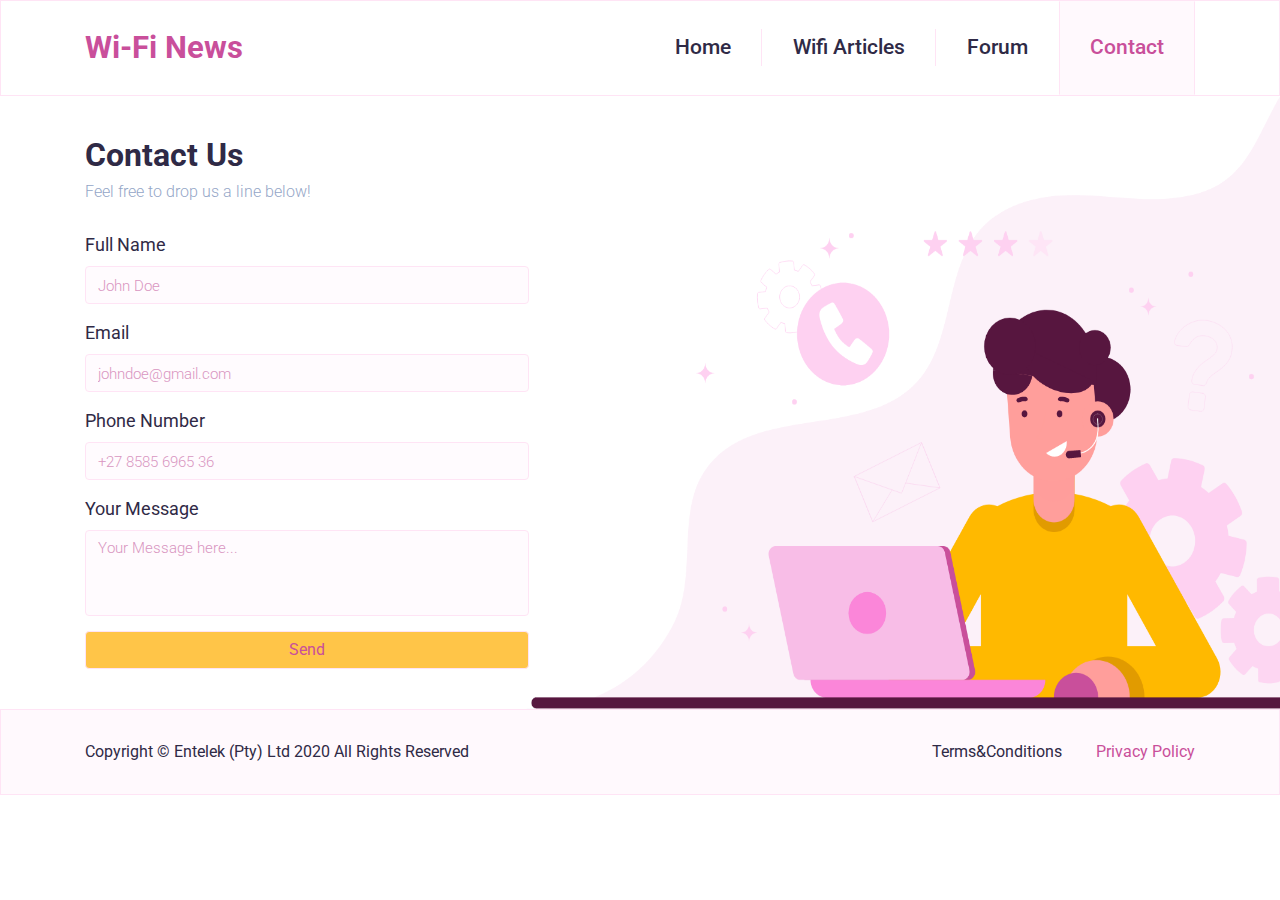
<file: contact.html>
<!DOCTYPE html>
<html lang="en">

<head>
    <meta charset="UTF-8" />
    <meta name="viewport" content="width=device-width, initial-scale=1.0" />
    <meta http-equiv="X-UA-Compatible" content="ie=edge" />
    <title>Wi-Fi News</title>
    <!-- FavIcon-->
    <link rel="shortcut icon" type="image/png" href="" />
    <script src="https://ajax.googleapis.com/ajax/libs/jquery/3.4.1/jquery.min.js"></script>
    <!-- Bootstrap style-->
    <link rel="stylesheet" href="https://stackpath.bootstrapcdn.com/bootstrap/4.3.1/css/bootstrap.min.css"
        integrity="sha384-ggOyR0iXCbMQv3Xipma34MD+dH/1fQ784/j6cY/iJTQUOhcWr7x9JvoRxT2MZw1T" crossorigin="anonymous" />
    <!-- FontAwesome style-->
    <link rel="stylesheet" href="https://use.fontawesome.com/releases/v5.7.2/css/all.css"
        integrity="sha384-fnmOCqbTlWIlj8LyTjo7mOUStjsKC4pOpQbqyi7RrhN7udi9RwhKkMHpvLbHG9Sr" crossorigin="anonymous" />
    <link rel="stylesheet" href="https://cdnjs.cloudflare.com/ajax/libs/font-awesome/4.7.0/css/font-awesome.min.css" />
    <!-- font  -->
    <!-- <link
    href="https://fonts.googleapis.com/css2?family=Montserrat:ital,wght@0,100;0,200;0,300;0,400;0,500;0,600;0,700;0,800;0,900;1,100;1,200;1,300;1,400;1,500;1,600;1,700;1,800;1,900&family=Roboto:ital,wght@0,100;0,300;0,400;0,500;0,700;0,900;1,100;1,300;1,400;1,500;1,700;1,900&display=swap"
    rel="stylesheet"> -->
    <!-- font  -->
    <!--Owl Carouse css-->
    <link rel="stylesheet" href="css/owl.carousel.min.css" />
    <link rel="stylesheet" href="css/owl.theme.default.min.css" />
    <!--AOS css-->
    <link href="https://unpkg.com/aos@2.3.1/dist/aos.css" rel="stylesheet" />
    <!--Animate css-->
    <link rel="stylesheet" href="css/animate.min.css" />
    <!-- Custom Style-->
    <link rel="stylesheet" href="./css/checkbox.css" />
    <link rel="stylesheet" type="text/css" href="css/style.css" />
</head>

<body>
    <header>
        <!-- Navigation  -->
        <div class="contact-header">
            <div class="header-container">
                <div class="main-nav">
                    <nav class="navbar navbar-expand-lg navbar-light">
                        <a class="navbar-brand toggle-logo" href="./index.html">Wi-Fi News</a>
                        <button class="navbar-toggler navbar-toggler-border" type="button" data-toggle="collapse"
                            data-target="#navbarNav" aria-controls="navbarNav" aria-expanded="false"
                            aria-label="Toggle navigation">
                            <span class=""><img src="./assets/images/Group 885.svg" class="open" alt="" />
                                <img src="./assets/images/Group 881.svg" class="close" alt="">
                            </span>
                        </button>
                        <div class="collapse navbar-collapse" id="navbarNav">
                            <ul class="navbar-nav ml-auto">
                                <li class="nav-item">
                                    <a class="nav-link" href="./index.html">Home</a>
                                </li>
                                <li class="nav-item">
                                    <a class="nav-link" href="./article.html">Wifi Articles</a>
                                </li>
                                <li class="nav-item">
                                    <a class="nav-link" href="./forum.html">Forum</a>
                                </li>
                                <li class="nav-item">
                                    <a class="nav-link active" href="./contact.html">Contact</a>
                                </li>
                            </ul>
                        </div>
                    </nav>
                </div>
            </div>
        </div>

        <!-- Navigation  -->
    </header>

    <main>

        <!-- Contact  -->
        <div class="contact-section">
            <div class="contact-inner">
                <div class="contact-form">
                    <div class="container">
                        <h2>Contact Us</h2>
                        <h5>Feel free to drop us a line below!</h5>
                    </div>
                    <div class="contact-form-inner">
                        <div class="container">
                            <form class="myform" action="" method="POST">
                                <div class="form-group">
                                    <label for="fullName">Full Name</label>
                                    <input type="text" class="form-control" id="full_name" aria-describedby="full_Name"
                                        placeholder="John Doe">
                                </div>
                                <div class="form-group">
                                    <label for="email">Email</label>
                                    <input type="email" class="form-control" id="email" aria-describedby="email"
                                        placeholder="johndoe@gmail.com">
                                </div>
                                <div class="form-group">
                                    <label for="phoneNumber">Phone Number</label>
                                    <input type="text" class="form-control" id="phoneNumber"
                                        placeholder="+27 8585 6965 36" onkeypress="return isNumberKey(event)">
                                </div>
                                <div class="form-group">
                                    <label for="exampleFormControlTextarea1">Your Message</label>
                                    <textarea class="form-control" id="exampleFormControlTextarea1" rows="3"
                                        placeholder="Your Message here..."></textarea>
                                </div>
                                <button type="submit" class="btn btn-primary btn-block send-btn">Send</button>
                            </form>
                        </div>
                    </div>
                </div>
            </div>
            <div class="contact-image">
                <img src="./assets/images/contact-home.png" alt="">
            </div>
        </div>
        <!-- Contact  -->



    </main>

    <footer>
        <div class="footer">
            <div class="container">
                <div class="footer-inner">
                    <div class="footer-left">
                        <p>Copyright © Entelek (Pty) Ltd 2020 All Rights Reserved</p>
                    </div>
                    <div class="footer-right">
                        <a href="#" class="terms">Terms&Conditions</a>
                        <a href="#" class="policy">Privacy Policy</a>
                    </div>
                </div>
            </div>
        </div>
        <div class="footer-small">
            <div class="footer-top">
                <div class="container">
                    <ul>
                        <li><a href="#">Privacy Policy</a></li>
                        <li><a href="#">Terms&Conditions</a></li>
                    </ul>
                </div>
            </div>
            <div class="footer-bottom">
                <div class="container">
                    <p>Copyright © Entelek (Pty) Ltd 2020 All Rights Reserved</p>
                </div>
            </div>
        </div>
    </footer>

    <!-- Jquery Js-->
    <script src="https://ajax.googleapis.com/ajax/libs/jquery/3.4.1/jquery.min.js"></script>
    <!-- Bootstrap Js-->
    <script src="https://cdnjs.cloudflare.com/ajax/libs/popper.js/1.12.9/umd/popper.min.js"
        integrity="sha384-ApNbgh9B+Y1QKtv3Rn7W3mgPxhU9K/ScQsAP7hUibX39j7fakFPskvXusvfa0b4Q" crossorigin="anonymous">
    </script>
    <!-- counter up  -->
    <script src="./js/jquery.counterup.min.js"></script>
    <script src="./js/jquery.waypoints.min.js"></script>
    <!-- counter up  -->
    <script src="https://maxcdn.bootstrapcdn.com/bootstrap/4.0.0/js/bootstrap.min.js"
        integrity="sha384-JZR6Spejh4U02d8jOt6vLEHfe/JQGiRRSQQxSfFWpi1MquVdAyjUar5+76PVCmYl" crossorigin="anonymous">
    </script>
    <!-- Popper JS -->
    <script src="https://cdnjs.cloudflare.com/ajax/libs/popper.js/1.14.3/umd/popper.min.js"></script>
    <!--AOS Js-->
    <script src="https://unpkg.com/aos@2.3.1/dist/aos.js"></script>
    <!--Owl Carouse js-->
    <script src="js/owl.carousel.min.js"></script>
    <!-- Custom Js-->
    <script src="js/custom.js"></script>
</body>

</html>
</file>
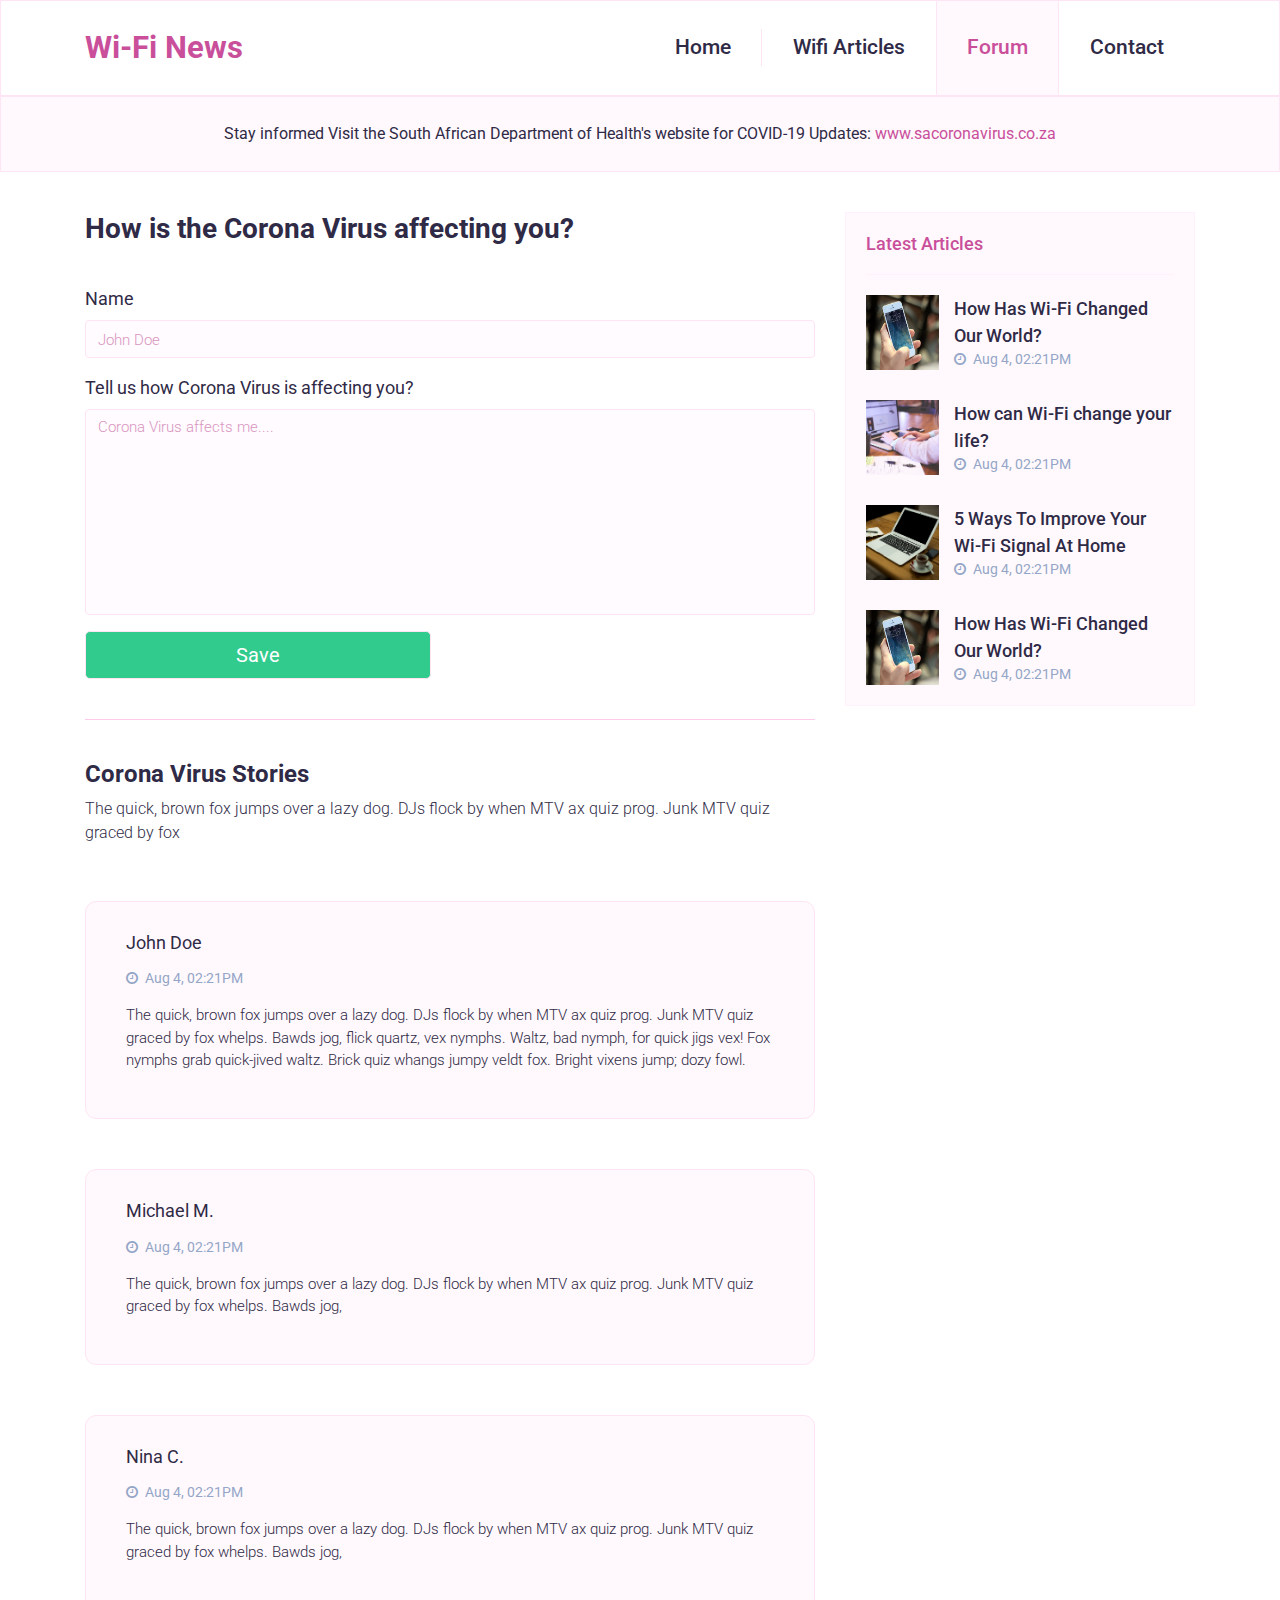
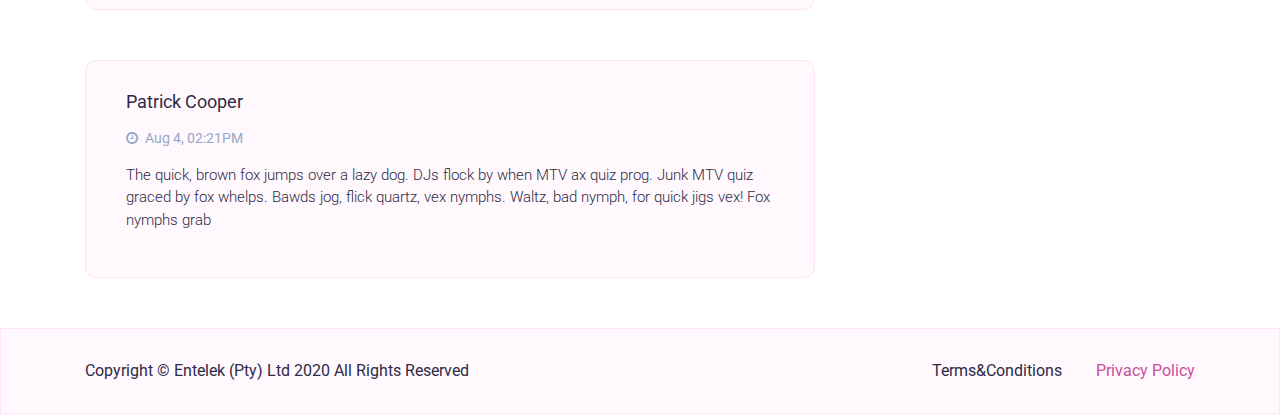
<file: forum.html>
<!DOCTYPE html>
<html lang="en">

<head>
    <meta charset="UTF-8" />
    <meta name="viewport" content="width=device-width, initial-scale=1.0" />
    <meta http-equiv="X-UA-Compatible" content="ie=edge" />
    <title>Wi-Fi News</title>
    <!-- FavIcon-->
    <link rel="shortcut icon" type="image/png" href="" />
    <script src="https://ajax.googleapis.com/ajax/libs/jquery/3.4.1/jquery.min.js"></script>
    <!-- Bootstrap style-->
    <link rel="stylesheet" href="https://stackpath.bootstrapcdn.com/bootstrap/4.3.1/css/bootstrap.min.css"
        integrity="sha384-ggOyR0iXCbMQv3Xipma34MD+dH/1fQ784/j6cY/iJTQUOhcWr7x9JvoRxT2MZw1T" crossorigin="anonymous" />
    <!-- FontAwesome style-->
    <link rel="stylesheet" href="https://use.fontawesome.com/releases/v5.7.2/css/all.css"
        integrity="sha384-fnmOCqbTlWIlj8LyTjo7mOUStjsKC4pOpQbqyi7RrhN7udi9RwhKkMHpvLbHG9Sr" crossorigin="anonymous" />
    <link rel="stylesheet" href="https://cdnjs.cloudflare.com/ajax/libs/font-awesome/4.7.0/css/font-awesome.min.css" />
    <!-- font  -->
    <!-- <link
    href="https://fonts.googleapis.com/css2?family=Montserrat:ital,wght@0,100;0,200;0,300;0,400;0,500;0,600;0,700;0,800;0,900;1,100;1,200;1,300;1,400;1,500;1,600;1,700;1,800;1,900&family=Roboto:ital,wght@0,100;0,300;0,400;0,500;0,700;0,900;1,100;1,300;1,400;1,500;1,700;1,900&display=swap"
    rel="stylesheet"> -->
    <!-- font  -->
    <!--Owl Carouse css-->
    <link rel="stylesheet" href="css/owl.carousel.min.css" />
    <link rel="stylesheet" href="css/owl.theme.default.min.css" />
    <!--AOS css-->
    <link href="https://unpkg.com/aos@2.3.1/dist/aos.css" rel="stylesheet" />
    <!--Animate css-->
    <link rel="stylesheet" href="css/animate.min.css" />
    <!-- Custom Style-->
    <link rel="stylesheet" href="./css/checkbox.css" />
    <link rel="stylesheet" type="text/css" href="css/style.css" />
</head>

<body>
    <header>
        <!-- Navigation  -->
        <div class="forum-header">
            <div class="header-container">
                <div class="main-nav">
                    <nav class="navbar navbar-expand-lg navbar-light">
                        <a class="navbar-brand toggle-logo" href="./index.html">Wi-Fi News</a>
                        <button class="navbar-toggler navbar-toggler-border" type="button" data-toggle="collapse"
                            data-target="#navbarNav" aria-controls="navbarNav" aria-expanded="false"
                            aria-label="Toggle navigation">
                            <span class=""><img src="./assets/images/Group 885.svg" class="open" alt="" />
                                <img src="./assets/images/Group 881.svg" class="close" alt="">
                            </span>
                        </button>
                        <div class="collapse navbar-collapse" id="navbarNav">
                            <ul class="navbar-nav ml-auto">
                                <li class="nav-item">
                                    <a class="nav-link" href="./index.html">Home</a>
                                </li>
                                <li class="nav-item">
                                    <a class="nav-link" href="./article.html">Wifi Articles</a>
                                </li>
                                <li class="nav-item">
                                    <a class="nav-link active" href="./forum.html">Forum</a>
                                </li>
                                <li class="nav-item">
                                    <a class="nav-link" href="./contact.html">Contact</a>
                                </li>
                            </ul>
                        </div>
                    </nav>
                </div>
            </div>
        </div>

        <!-- Navigation  -->
    </header>

    <main>

        <!-- Forum  -->

        <!-- Inform link  -->
        <div class="ionform-link">
            <div class="container">
                <div class="inform-link-inner">
                    <p>
                        Stay informed Visit the South African Department of Health's
                        website for COVID-19 Updates:&nbsp;<a href="https://sacoronavirus.co.za/"
                            target="_blank">www.sacoronavirus.co.za</a>
                    </p>
                </div>
            </div>
        </div>
        <!-- Inform link  -->

        <!-- Forum Middle  -->
        <div class="forum-input-and-article-section">
            <div class="container">
                <div class="row">
                    <div class="col-md-8">
                        <div class="forum-input-section">
                            <h2>How is the Corona Virus affecting you?</h2>
                            <div class="forum-input-form">
                                <form action="" method="POST">
                                    <div class="form-group">
                                        <label for="forumName">Name</label>
                                        <input type="text" class="form-control" id="forum_name"
                                            aria-describedby="forum_Name" placeholder="John Doe">
                                    </div>
                                    <div class="form-group">
                                        <label for="exampleFormControlTextarea1">Tell us how Corona Virus is affecting
                                            you?</label>
                                        <textarea class="form-control" id="exampleFormControlTextarea1" rows="8"
                                            placeholder="Corona Virus affects me...."></textarea>
                                    </div>
                                    <button type="submit" class="btn btn-success btn-lg forum-save-btn">Save</button>
                                </form>
                            </div>
                            <div class="corona-virus-stories-container">
                                <div class="corona-virus-stories-top">
                                    <h3>Corona Virus Stories</h3>
                                    <p>The quick, brown fox jumps over a lazy dog. DJs flock by when MTV ax quiz prog.
                                        Junk MTV quiz graced by fox</p>
                                </div>
                                <div class="corona-virus-stories-bottom">
                                    <h6>John Doe</h6>
                                    <div class="time">
                                        <i class="fa fa-clock-o" aria-hidden="true"></i><span>Aug 4,
                                            02:21PM</span>
                                    </div>
                                    <p>The quick, brown fox jumps over a lazy dog. DJs flock by when MTV ax quiz prog.
                                        Junk MTV quiz graced by fox whelps. Bawds jog, flick quartz, vex nymphs. Waltz,
                                        bad nymph, for quick jigs vex! Fox nymphs grab quick-jived waltz. Brick quiz
                                        whangs jumpy veldt fox. Bright vixens jump; dozy fowl.</p>
                                </div>
                                <div class="corona-virus-stories-bottom">
                                    <h6>Michael M.</h6>
                                    <div class="time">
                                        <i class="fa fa-clock-o" aria-hidden="true"></i><span>Aug 4,
                                            02:21PM</span>
                                    </div>
                                    <p>The quick, brown fox jumps over a lazy dog. DJs flock by when MTV ax quiz prog.
                                        Junk MTV quiz graced by fox whelps. Bawds jog, </p>
                                </div>
                                <div class="corona-virus-stories-bottom">
                                    <h6>Nina C.</h6>
                                    <div class="time">
                                        <i class="fa fa-clock-o" aria-hidden="true"></i><span>Aug 4,
                                            02:21PM</span>
                                    </div>
                                    <p>The quick, brown fox jumps over a lazy dog. DJs flock by when MTV ax quiz prog.
                                        Junk MTV quiz graced by fox whelps. Bawds jog, </p>
                                </div>
                                <div class="corona-virus-stories-bottom">
                                    <h6>Patrick Cooper</h6>
                                    <div class="time">
                                        <i class="fa fa-clock-o" aria-hidden="true"></i><span>Aug 4,
                                            02:21PM</span>
                                    </div>
                                    <p>The quick, brown fox jumps over a lazy dog. DJs flock by when MTV ax quiz prog.
                                        Junk MTV quiz graced by fox whelps. Bawds jog, flick quartz, vex nymphs. Waltz,
                                        bad nymph, for quick jigs vex! Fox nymphs grab </p>
                                </div>
                            </div>
                        </div>
                    </div>
                    <div class="col-md-4">
                        <div class="forum-latest-article-section">
                            <h5>Latest Articles</h5>
                            <div class="lates-article-container">
                                <div class="latest-article">
                                    <div class="recent-img">
                                        <img src="./assets/images/iphone-410324_1920.png" alt="">
                                    </div>
                                    <div class="recent-title">
                                        <a href="#">How Has Wi-Fi Changed
                                            Our World?</a>
                                        <div class="time">
                                            <i class="fa fa-clock-o" aria-hidden="true"></i><span>Aug 4,
                                                02:21PM</span>
                                        </div>
                                    </div>
                                </div>
                                <div class="latest-article">
                                    <div class="recent-img">
                                        <img src="./assets/images/student-849822_1920.png" alt="">
                                    </div>
                                    <div class="recent-title">
                                        <a href="#">How can Wi-Fi change
                                            your life?</a>
                                        <div class="time">
                                            <i class="fa fa-clock-o" aria-hidden="true"></i><span>Aug 4,
                                                02:21PM</span>
                                        </div>
                                    </div>
                                </div>
                                <div class="latest-article">
                                    <div class="recent-img">
                                        <img src="./assets/images/home-office-336377_1920.png" alt="">
                                    </div>
                                    <div class="recent-title">
                                        <a href="#">5 Ways To Improve Your
                                            Wi-Fi Signal At Home</a>
                                        <div class="time">
                                            <i class="fa fa-clock-o" aria-hidden="true"></i><span>Aug 4,
                                                02:21PM</span>
                                        </div>
                                    </div>
                                </div>
                                <div class="latest-article">
                                    <div class="recent-img">
                                        <img src="./assets/images/iphone-410324_1920.png" alt="">
                                    </div>
                                    <div class="recent-title">
                                        <a href="#">How Has Wi-Fi Changed
                                            Our World?</a>
                                        <div class="time">
                                            <i class="fa fa-clock-o" aria-hidden="true"></i><span>Aug 4,
                                                02:21PM</span>
                                        </div>
                                    </div>
                                </div>
                            </div>
                        </div>
                    </div>
                </div>
            </div>
        </div>
        <!-- Forum Middle  -->

        <!-- Forum  -->



    </main>

    <footer>
        <div class="footer">
            <div class="container">
                <div class="footer-inner">
                    <div class="footer-left">
                        <p>Copyright © Entelek (Pty) Ltd 2020 All Rights Reserved</p>
                    </div>
                    <div class="footer-right">
                        <a href="#" class="terms">Terms&Conditions</a>
                        <a href="#" class="policy">Privacy Policy</a>
                    </div>
                </div>
            </div>
        </div>
        <div class="footer-small">
            <div class="footer-top">
                <div class="container">
                    <ul>
                        <li><a href="#">Privacy Policy</a></li>
                        <li><a href="#">Terms&Conditions</a></li>
                    </ul>
                </div>
            </div>
            <div class="footer-bottom">
                <div class="container">
                    <p>Copyright © Entelek (Pty) Ltd 2020 All Rights Reserved</p>
                </div>
            </div>
        </div>
    </footer>

    <!-- Jquery Js-->
    <script src="https://ajax.googleapis.com/ajax/libs/jquery/3.4.1/jquery.min.js"></script>
    <!-- Bootstrap Js-->
    <script src="https://cdnjs.cloudflare.com/ajax/libs/popper.js/1.12.9/umd/popper.min.js"
        integrity="sha384-ApNbgh9B+Y1QKtv3Rn7W3mgPxhU9K/ScQsAP7hUibX39j7fakFPskvXusvfa0b4Q" crossorigin="anonymous">
    </script>
    <!-- counter up  -->
    <script src="./js/jquery.counterup.min.js"></script>
    <script src="./js/jquery.waypoints.min.js"></script>
    <!-- counter up  -->
    <script src="https://maxcdn.bootstrapcdn.com/bootstrap/4.0.0/js/bootstrap.min.js"
        integrity="sha384-JZR6Spejh4U02d8jOt6vLEHfe/JQGiRRSQQxSfFWpi1MquVdAyjUar5+76PVCmYl" crossorigin="anonymous">
    </script>
    <!-- Popper JS -->
    <script src="https://cdnjs.cloudflare.com/ajax/libs/popper.js/1.14.3/umd/popper.min.js"></script>
    <!--AOS Js-->
    <script src="https://unpkg.com/aos@2.3.1/dist/aos.js"></script>
    <!--Owl Carouse js-->
    <script src="js/owl.carousel.min.js"></script>
    <!-- Custom Js-->
    <script src="js/custom.js"></script>
</body>

</html>
</file>
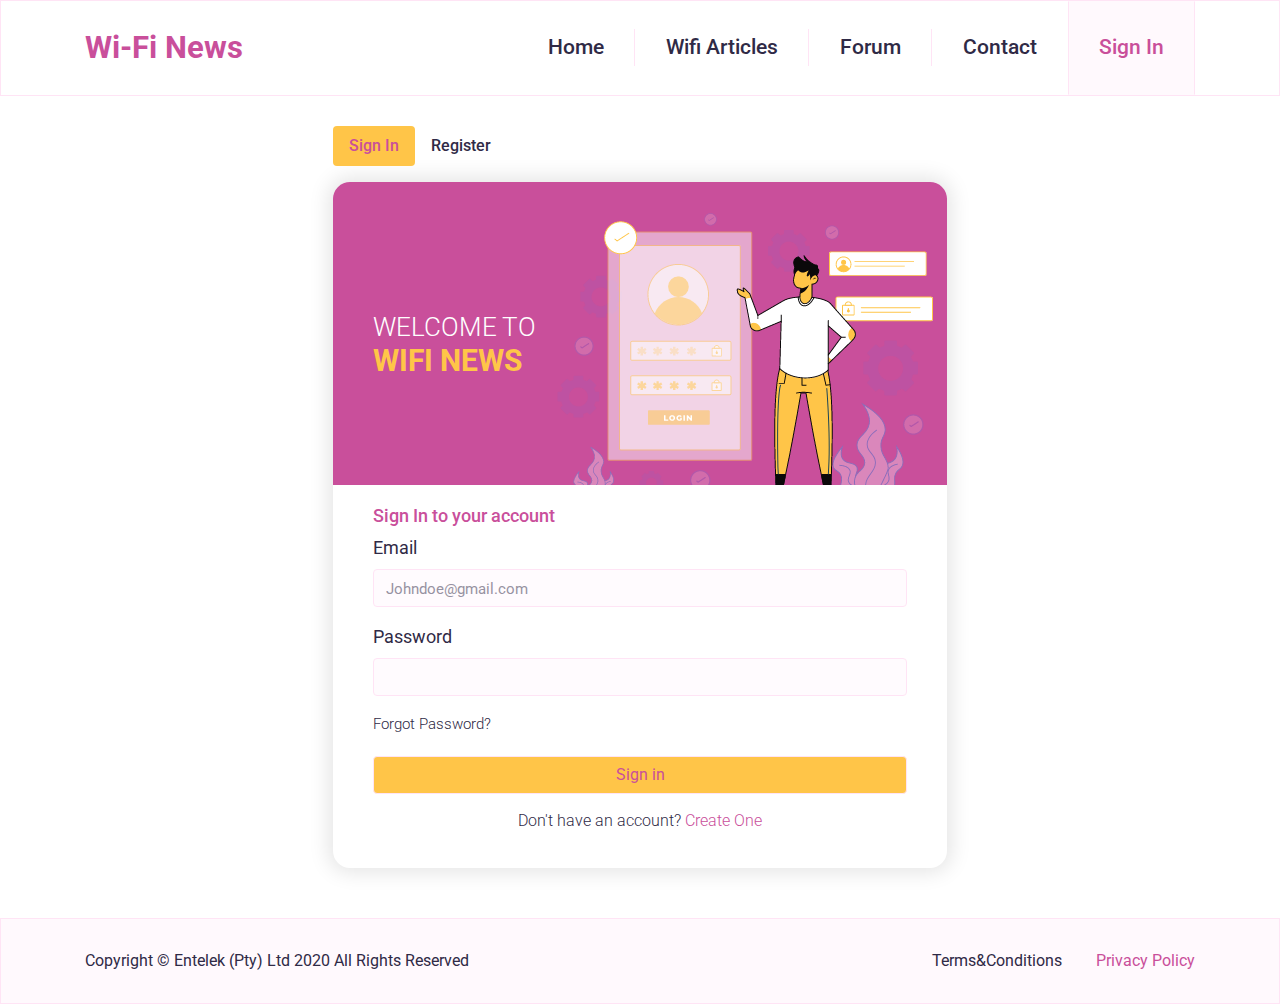
<file: signin.html>
<!DOCTYPE html>
<html lang="en">

<head>
    <meta charset="UTF-8" />
    <meta name="viewport" content="width=device-width, initial-scale=1.0" />
    <meta http-equiv="X-UA-Compatible" content="ie=edge" />
    <title>Wi-Fi News</title>
    <!-- FavIcon-->
    <link rel="shortcut icon" type="image/png" href="" />
    <script src="https://ajax.googleapis.com/ajax/libs/jquery/3.4.1/jquery.min.js"></script>
    <!-- Bootstrap style-->
    <link rel="stylesheet" href="https://stackpath.bootstrapcdn.com/bootstrap/4.3.1/css/bootstrap.min.css"
        integrity="sha384-ggOyR0iXCbMQv3Xipma34MD+dH/1fQ784/j6cY/iJTQUOhcWr7x9JvoRxT2MZw1T" crossorigin="anonymous" />
    <!-- FontAwesome style-->
    <link rel="stylesheet" href="https://use.fontawesome.com/releases/v5.7.2/css/all.css"
        integrity="sha384-fnmOCqbTlWIlj8LyTjo7mOUStjsKC4pOpQbqyi7RrhN7udi9RwhKkMHpvLbHG9Sr" crossorigin="anonymous" />
    <link rel="stylesheet" href="https://cdnjs.cloudflare.com/ajax/libs/font-awesome/4.7.0/css/font-awesome.min.css" />
    <!-- font  -->
    <!-- <link
    href="https://fonts.googleapis.com/css2?family=Montserrat:ital,wght@0,100;0,200;0,300;0,400;0,500;0,600;0,700;0,800;0,900;1,100;1,200;1,300;1,400;1,500;1,600;1,700;1,800;1,900&family=Roboto:ital,wght@0,100;0,300;0,400;0,500;0,700;0,900;1,100;1,300;1,400;1,500;1,700;1,900&display=swap"
    rel="stylesheet"> -->
    <!-- font  -->
    <!--Owl Carouse css-->
    <link rel="stylesheet" href="css/owl.carousel.min.css" />
    <link rel="stylesheet" href="css/owl.theme.default.min.css" />
    <!--AOS css-->
    <link href="https://unpkg.com/aos@2.3.1/dist/aos.css" rel="stylesheet" />
    <!--Animate css-->
    <link rel="stylesheet" href="css/animate.min.css" />
    <!-- Custom Style-->
    <link rel="stylesheet" href="./css/checkbox.css" />
    <link rel="stylesheet" type="text/css" href="css/style.css" />
</head>

<body>
    <header>
        <!-- Navigation  -->
        <div class="signin-menu">
            <div class="header-container">
                <div class="main-nav">
                    <nav class="navbar navbar-expand-lg navbar-light">
                        <a class="navbar-brand toggle-logo" href="./index.html">Wi-Fi News</a>
                        <button class="navbar-toggler navbar-toggler-border" type="button" data-toggle="collapse"
                            data-target="#navbarNav" aria-controls="navbarNav" aria-expanded="false"
                            aria-label="Toggle navigation">
                            <span class=""><img src="./assets/images/Group 885.svg" class="open" alt="" />
                                <img src="./assets/images/Group 881.svg" class="close" alt="">
                            </span>
                        </button>
                        <div class="collapse navbar-collapse" id="navbarNav">
                            <ul class="navbar-nav ml-auto">
                                <li class="nav-item">
                                    <a class="nav-link" href="./index.html">Home</a>
                                </li>
                                <li class="nav-item">
                                    <a class="nav-link" href="./article.html">Wifi Articles</a>
                                </li>
                                <li class="nav-item">
                                    <a class="nav-link" href="./forum.html">Forum</a>
                                </li>
                                <li class="nav-item">
                                    <a class="nav-link" href="./contact.html">Contact</a>
                                </li>
                                <li class="nav-item">
                                    <a class="nav-link active" href="./signin.html">Sign In</a>
                                </li>
                            </ul>
                        </div>
                    </nav>
                </div>
            </div>
        </div>

        <!-- Navigation  -->
    </header>

    <main>
        <!-- Sign in and Register  -->
        <div class="signin-and-register">
            <div class="sing-in-container">
                <div class="sign-and-register-inner">
                    <ul class="nav nav-pills mb-3" id="pills-tab" role="tablist">
                        <li class="nav-item">
                            <a class="nav-link active" id="pills-home-tab" data-toggle="pill" href="#pills-home"
                                role="tab" aria-controls="pills-home" aria-selected="true">Sign In</a>
                        </li>
                        <li class="nav-item">
                            <a class="nav-link" id="pills-profile-tab" data-toggle="pill" href="#pills-profile"
                                role="tab" aria-controls="pills-profile" aria-selected="false">Register</a>
                        </li>
                    </ul>
                    <div class="tab-content" id="pills-tabContent">
                        <div class="tab-pane fade show active" id="pills-home" role="tabpanel"
                            aria-labelledby="pills-home-tab">
                            <div class="sign-in-area">
                                <div class="sign-in">
                                    <div class="welcome">
                                        <h3>Welcome to</h3>
                                        <h2>WIFI News</h2>
                                    </div>
                                    <div class="welcome-img">

                                        <img src="./assets/images/Mask Group 1.png" alt="">
                                    </div>
                                </div>
                                <div class="sign-in-form">
                                    <h5>Sign In to your account</h5>
                                    <form action="">
                                        <div class="form-group">
                                            <label for="Email">Email</label>
                                            <input type="text" class="form-control" id="sign-in-email" name="sign-in-email"
                                                placeholder="Johndoe@gmail.com">
                                        </div>
                                        <div class="form-group">
                                            <label for="sign-in-password">Password</label>
                                            <input type="password" class="form-control" id="sign-in-password"
                                                placeholder="" name="sign-in-password">
                                        </div>
                                        <a href="#" class="forgot">Forgot Password?</a>
                                        <div class="sign-in-btn-container">
                                            <button type="submit" class="btn btn-primary btn-block sign-in-btn"
                                                id="singin-btn">Sign
                                                in</button>
                                        </div>

                                    </form>
                                    <div class="account-create">
                                        <span>Don't have an account?&nbsp;<a href="#">Create One</a></span>
                                    </div>
                                </div>
                            </div>
                        </div>
                        <div class="tab-pane fade" id="pills-profile" role="tabpanel"
                            aria-labelledby="pills-profile-tab">
                            <div class="sign-in-area">
                                <div class="sign-in">
                                    <div class="welcome">
                                        <h3>Welcome to</h3>
                                        <h2>WIFI News</h2>
                                    </div>
                                    <div class="welcome-img">

                                        <img src="./assets/images/Mask Group 1.png" alt="">
                                    </div>
                                </div>
                                <div class="sign-in-form">
                                    <h5>Create Account</h5>
                                    <form action="">
                                        <div class="form-group">
                                            <label for="Name">Name</label>
                                            <input type="text" class="form-control" id="register-name" name="register-name"
                                                placeholder="John Doe">
                                        </div>
                                        <div class="form-group">
                                            <label for="Register-Email">Email</label>
                                            <input type="email" class="form-control" id="register-email" name="register-email"
                                                placeholder="Johndoe@gmail.com">
                                        </div>
                                        <div class="form-group">
                                            <label for="register-number">Phone Number</label>
                                            <input type="text" class="form-control" id="rigister-nuber" name="register-number"
                                                onkeypress="return isNumberKey(event)" placeholder="+27 8585 6969 65">
                                        </div>
                                        <div class="form-group">
                                            <label for="register-in-password">Password</label>
                                            <input type="password" class="form-control" id="register-password"
                                                name="register-password" placeholder="">
                                        </div>
                                        <div class="sign-in-btn-container">
                                            <button type="submit"
                                                class="btn btn-primary btn-block sign-in-btn register-btn"
                                                id="register-btn">Create Account</button>
                                        </div>

                                    </form>
                                    <div class="account-create">
                                        <span>Already have an account?&nbsp;<a href="#">Sign
                                                in</a></span>
                                    </div>
                                </div>
                            </div>
                        </div>
                    </div>
                </div>
            </div>

        </div>
        <!-- Sign in and Register  -->
    </main>

    <footer>
        <div class="footer">
            <div class="container">
                <div class="footer-inner">
                    <div class="footer-left">
                        <p>Copyright © Entelek (Pty) Ltd 2020 All Rights Reserved</p>
                    </div>
                    <div class="footer-right">
                        <a href="#" class="terms">Terms&Conditions</a>
                        <a href="#" class="policy">Privacy Policy</a>
                    </div>
                </div>
            </div>
        </div>
        <div class="footer-small">
            <div class="footer-top">
                <div class="container">
                    <ul>
                        <li><a href="#">Privacy Policy</a></li>
                        <li><a href="#">Terms&Conditions</a></li>
                    </ul>
                </div>
            </div>
            <div class="footer-bottom">
                <div class="container">
                    <p>Copyright © Entelek (Pty) Ltd 2020 All Rights Reserved</p>
                </div>
            </div>
        </div>
    </footer>

    <!-- Jquery Js-->
    <script src="https://ajax.googleapis.com/ajax/libs/jquery/3.4.1/jquery.min.js"></script>
    <!-- Bootstrap Js-->
    <script src="https://cdnjs.cloudflare.com/ajax/libs/popper.js/1.12.9/umd/popper.min.js"
        integrity="sha384-ApNbgh9B+Y1QKtv3Rn7W3mgPxhU9K/ScQsAP7hUibX39j7fakFPskvXusvfa0b4Q" crossorigin="anonymous">
    </script>
    <!-- counter up  -->
    <script src="./js/jquery.counterup.min.js"></script>
    <script src="./js/jquery.waypoints.min.js"></script>
    <!-- counter up  -->
    <script src="https://maxcdn.bootstrapcdn.com/bootstrap/4.0.0/js/bootstrap.min.js"
        integrity="sha384-JZR6Spejh4U02d8jOt6vLEHfe/JQGiRRSQQxSfFWpi1MquVdAyjUar5+76PVCmYl" crossorigin="anonymous">
    </script>
    <!-- Popper JS -->
    <script src="https://cdnjs.cloudflare.com/ajax/libs/popper.js/1.14.3/umd/popper.min.js"></script>
    <!--AOS Js-->
    <script src="https://unpkg.com/aos@2.3.1/dist/aos.js"></script>
    <!--Owl Carouse js-->
    <script src="js/owl.carousel.min.js"></script>
    <!-- Custom Js-->
    <script src="js/custom.js"></script>
</body>

</html>
</file>
<file: css/checkbox.css>
.gender-btn {
    text-align: left;
    width: 300px;
    margin: 0 auto;
    font-weight: 600;
    padding-bottom: 20px;
}

.gender-btn h4 {
    font-size: 20px;
    font-weight: 600;
    padding-bottom: 10px;

}

@media(max-width: 500px) {

    .gender-btn {
        padding-left: 30px;
        width: 300px;
    }

    .gender-btn h4 {
        font-size: 16px;
        padding-bottom: 5px;
    }
}

.radio {
    font-size: 16px;
    font-weight: 600;
    text-transform: capitalize;
    vertical-align: middle;
    position: relative;
    padding-left: 30px;
    cursor: pointer;
}

.checkbox {
    font-size: 14px;
    position: relative;
    padding-left: 30px;
    cursor: pointer;
}

.radio input[type="radio"] {
    display: none;
}

.checkbox input[type="checkbox"] {
    display: none;
}

.radio span {
    height: 24px;
    width: 24px;
    border-radius: 50%;
    border: 3px solid black;
    display: block;
    position: absolute;
    left: 0;
    top: 0;
    background: white;
}

.checkbox span {
    height: 24px;
    width: 24px;
    border-radius: 3px;
    border: 2px solid #35393C;
    display: block;
    position: absolute;
    left: 0;
    top: 0;
    background: white;

}

.radio span::after {
    content: "";
    height: 10px;
    width: 10px;
    background: #12867D;
    display: block;
    position: absolute;
    left: 50%;
    top: 50%;
    transform: translate(-50%, -50%) scale(0);
    border-radius: 50%;
    transition: 300ms ease-in-out 0s;
}

.radio input[type="radio"]:checked~span::after {
    transform: translate(-50%, -50%) scale(1);
}

.checkbox span::after {
    content: "";
    border-left: 3px solid #12867D;
    border-bottom: 3px solid #12867D;
    height: 7px;
    width: 12px;
    position: absolute;
    left: 25%;
    top: 28%;
    display: none;
    transform: rotate(-45deg);
    /* transform: translate(-50%, -50%); */
    transition: 300ms ease-in-out 0s;
}

.checkbox input[type="checkbox"]:checked~span::after {
    /* transform: translate(-50%, -50%) scale(1); */
    display: block;
}

.checkbox-group label {
    color: #535354;
    font-weight: 600;
    font-size: 14px;
    user-select: none;
}

.checkbox-group label a {
    color: #535354;
    font-weight: 600;
    text-decoration: underline;
}

.checkbox-group label a:hover {
    color: #12867D;
}


.children-btn h4 {
    text-align: center;
    padding-bottom: 10px;
    font-size: 20px;
    font-weight: 600;
}

.children-btn {
    width: 400px;
    margin: 0 auto;
    padding-bottom: 20px;
}

.children-btn .radio {
    width: 125px;
    text-align: left;
    font-size: 16px;
    /* padding: 0 20px;
    padding-left: 0px; */

}

.children-btn .second {}

@media(max-width: 500px) {
    .children-btn h4 {
        font-size: 16px;
        padding-bottom: 5px;
    }

    .children-btn {
        width: 310px;
    }

    .children-btn .radio {
        width: 95px;
    }

    .children-btn .radio-group {
        /* padding-left: 10px; */
    }
}
</file>
<file: css/style.css>
@import url("https://fonts.googleapis.com/css?family=Raleway&display=swap");
@import url("https://fonts.googleapis.com/css2?family=Roboto:ital,wght@0,100;0,300;0,400;0,500;0,700;0,900;1,100;1,300;1,400;1,500;1,700;1,900&display=swap");
html,
body {
  margin: 0;
  padding: 0;
  box-sizing: border-box;
  scroll-behavior: smooth;
  font-family: "Roboto", sans-serif;
  background: #ffffff; }

.header-menu {
  border: 1px solid #ffe4f5; }
  .header-menu .header-container {
    max-width: 1140px;
    margin: 0 auto;
    padding: 0 15px; }
    @media (max-width: 991px) {
      .header-menu .header-container {
        width: 100%;
        padding: 0px; } }
    .header-menu .header-container .main-nav .navbar {
      padding: 0; }
      .header-menu .header-container .main-nav .navbar a.navbar-brand {
        color: #c94f9b;
        font-size: 31px;
        font-weight: 700;
        padding: 0; }
        @media (max-width: 991px) {
          .header-menu .header-container .main-nav .navbar a.navbar-brand {
            padding-left: 15px; } }
      .header-menu .header-container .main-nav .navbar .navbar-toggler {
        border-color: transparent; }
        @media (max-width: 991px) {
          .header-menu .header-container .main-nav .navbar .navbar-toggler {
            padding-right: 15px; } }
        .header-menu .header-container .main-nav .navbar .navbar-toggler:focus {
          outline: none; }
        .header-menu .header-container .main-nav .navbar .navbar-toggler .close {
          display: none; }
      @media (max-width: 991px) {
        .header-menu .header-container .main-nav .navbar .collapse.navbar-collapse .navbar-nav,
        .header-menu .header-container .main-nav .navbar .collapsing .navbar-nav {
          height: 100vh; } }
      .header-menu .header-container .main-nav .navbar .collapse.navbar-collapse .navbar-nav li,
      .header-menu .header-container .main-nav .navbar .collapsing .navbar-nav li {
        position: relative; }
        .header-menu .header-container .main-nav .navbar .collapse.navbar-collapse .navbar-nav li::after,
        .header-menu .header-container .main-nav .navbar .collapsing .navbar-nav li::after {
          content: "";
          border-right: 1px solid #ffe4f5;
          position: absolute;
          width: 1px;
          height: 40%;
          right: 0;
          top: 30%; }
          @media (max-width: 767px) {
            .header-menu .header-container .main-nav .navbar .collapse.navbar-collapse .navbar-nav li::after,
            .header-menu .header-container .main-nav .navbar .collapsing .navbar-nav li::after {
              border-right: 1px solid transparent; } }
        .header-menu .header-container .main-nav .navbar .collapse.navbar-collapse .navbar-nav li:last-child::after,
        .header-menu .header-container .main-nav .navbar .collapsing .navbar-nav li:last-child::after {
          border-right: none; }
        .header-menu .header-container .main-nav .navbar .collapse.navbar-collapse .navbar-nav li a,
        .header-menu .header-container .main-nav .navbar .collapsing .navbar-nav li a {
          padding: 30px;
          font-size: 21px;
          border: 1px solid transparent;
          transition: all 0.5s ease;
          font-weight: 500;
          color: #2f2a46; }
          @media (max-width: 991px) {
            .header-menu .header-container .main-nav .navbar .collapse.navbar-collapse .navbar-nav li a,
            .header-menu .header-container .main-nav .navbar .collapsing .navbar-nav li a {
              text-align: center; } }
          .header-menu .header-container .main-nav .navbar .collapse.navbar-collapse .navbar-nav li a:hover,
          .header-menu .header-container .main-nav .navbar .collapsing .navbar-nav li a:hover {
            color: #c94f9a; }
        .header-menu .header-container .main-nav .navbar .collapse.navbar-collapse .navbar-nav li .active,
        .header-menu .header-container .main-nav .navbar .collapsing .navbar-nav li .active {
          background: #fff9fd;
          color: #c94f9a;
          border-right: 1px solid #ffe4f5;
          border-left: 1px solid #ffe4f5; }
          @media (max-width: 767px) {
            .header-menu .header-container .main-nav .navbar .collapse.navbar-collapse .navbar-nav li .active,
            .header-menu .header-container .main-nav .navbar .collapsing .navbar-nav li .active {
              border-right: 1px solid transparent;
              border-left: 1px solid transparent;
              border-top: 1px solid #ffe4f5;
              border-bottom: 1px solid #ffe4f5; } }

.banner-section {
  background: url(../assets/images/banner.png);
  width: 100%;
  background-repeat: no-repeat;
  background-size: 100%; }
  .banner-section .container .banner-inner {
    padding: 90px 0px; }
    @media (max-width: 1920px) {
      .banner-section .container .banner-inner {
        padding: 147px 0px; } }
    @media (max-width: 1850px) {
      .banner-section .container .banner-inner {
        padding: 135px 0px; } }
    @media (max-width: 1800px) {
      .banner-section .container .banner-inner {
        padding: 128px 0px; } }
    @media (max-width: 1700px) {
      .banner-section .container .banner-inner {
        padding: 114px 0px; } }
    @media (max-width: 1650px) {
      .banner-section .container .banner-inner {
        padding: 105px 0px; } }
    @media (max-width: 1600px) {
      .banner-section .container .banner-inner {
        padding: 98px 0px; } }
    @media (max-width: 1540px) {
      .banner-section .container .banner-inner {
        padding: 84px 0px; } }
    @media (max-width: 1440px) {
      .banner-section .container .banner-inner {
        padding: 104px 0px; } }
    @media (max-width: 1400px) {
      .banner-section .container .banner-inner {
        padding: 97px 0px; } }
    @media (max-width: 1300px) {
      .banner-section .container .banner-inner {
        padding: 83px 0px; } }
    @media (max-width: 1200px) {
      .banner-section .container .banner-inner {
        padding: 68px 0px; } }
    @media (max-width: 1100px) {
      .banner-section .container .banner-inner {
        padding: 67px 0px; } }
    @media (max-width: 1024px) {
      .banner-section .container .banner-inner {
        padding: 56px 0px; } }
    @media (max-width: 991px) {
      .banner-section .container .banner-inner {
        padding: 72px 0px; } }
    @media (max-width: 900px) {
      .banner-section .container .banner-inner {
        padding: 58px 0px; } }
    @media (max-width: 850px) {
      .banner-section .container .banner-inner {
        padding: 50px 0px; } }
    @media (max-width: 800px) {
      .banner-section .container .banner-inner {
        padding: 43px 0px; } }
    @media (max-width: 768px) {
      .banner-section .container .banner-inner {
        padding: 45px 0px; } }
    @media (max-width: 750px) {
      .banner-section .container .banner-inner {
        padding: 42px 0px; } }
    @media (max-width: 700px) {
      .banner-section .container .banner-inner {
        padding: 34px 0px; } }
    @media (max-width: 650px) {
      .banner-section .container .banner-inner {
        padding: 27px 0px; } }
    @media (max-width: 600px) {
      .banner-section .container .banner-inner {
        padding: 19px 0px; } }
    @media (max-width: 575px) {
      .banner-section .container .banner-inner {
        padding: 17px 0px; } }
    @media (max-width: 550px) {
      .banner-section .container .banner-inner {
        padding: 12px 0px; } }
    @media (max-width: 525px) {
      .banner-section .container .banner-inner {
        padding: 9px 0px; } }
    @media (max-width: 500px) {
      .banner-section .container .banner-inner {
        padding: 6px 0px; } }
    @media (max-width: 450px) {
      .banner-section .container .banner-inner {
        padding: 23px 0px; } }
    @media (max-width: 425px) {
      .banner-section .container .banner-inner {
        padding: 19px 0px; } }
    @media (max-width: 414px) {
      .banner-section .container .banner-inner {
        padding: 18px 0px; } }
    @media (max-width: 411px) {
      .banner-section .container .banner-inner {
        padding: 15px 0px; } }
    @media (max-width: 375px) {
      .banner-section .container .banner-inner {
        padding: 13px 0px; } }
    @media (max-width: 360px) {
      .banner-section .container .banner-inner {
        padding: 10px 0px; } }
    @media (max-width: 320px) {
      .banner-section .container .banner-inner {
        padding: 4px 0px; } }
    .banner-section .container .banner-inner h1 {
      text-transform: uppercase;
      color: #ffffff;
      font-size: 55px;
      font-weight: 300;
      margin: 0; }
      @media (max-width: 1440px) {
        .banner-section .container .banner-inner h1 {
          font-size: 45px; } }
      @media (max-width: 1199px) {
        .banner-section .container .banner-inner h1 {
          font-size: 35px; } }
      @media (max-width: 991px) {
        .banner-section .container .banner-inner h1 {
          font-size: 30px; } }
      @media (max-width: 768px) {
        .banner-section .container .banner-inner h1 {
          font-size: 24px; } }
      @media (max-width: 450px) {
        .banner-section .container .banner-inner h1 {
          font-size: 15px;
          margin: 0; } }
      @media (max-width: 414px) {
        .banner-section .container .banner-inner h1 {
          font-size: 15px;
          margin: 0; } }
      @media (max-width: 411px) {
        .banner-section .container .banner-inner h1 {
          font-size: 15px;
          margin: 0; } }
      @media (max-width: 375px) {
        .banner-section .container .banner-inner h1 {
          font-size: 15px;
          margin: 0; } }
    .banner-section .container .banner-inner h2 {
      color: #ffffff;
      font-size: 52px;
      font-weight: 700;
      text-transform: uppercase;
      margin: 0; }
      @media (max-width: 1440px) {
        .banner-section .container .banner-inner h2 {
          font-size: 42px; } }
      @media (max-width: 1199px) {
        .banner-section .container .banner-inner h2 {
          font-size: 32px; } }
      @media (max-width: 991px) {
        .banner-section .container .banner-inner h2 {
          font-size: 27px; } }
      @media (max-width: 768px) {
        .banner-section .container .banner-inner h2 {
          font-size: 22px; } }
      @media (max-width: 450px) {
        .banner-section .container .banner-inner h2 {
          font-size: 15px;
          margin: 0; } }
      @media (max-width: 414px) {
        .banner-section .container .banner-inner h2 {
          font-size: 15px;
          margin: 0; } }
      @media (max-width: 411px) {
        .banner-section .container .banner-inner h2 {
          font-size: 15px;
          margin: 0; } }
      @media (max-width: 375px) {
        .banner-section .container .banner-inner h2 {
          font-size: 15px;
          margin: 0; } }
    .banner-section .container .banner-inner p {
      color: #ffffff;
      font-size: 25px;
      font-weight: 300;
      line-height: 35px;
      padding-top: 10px;
      padding-bottom: 10px;
      max-width: 600px;
      margin: 0; }
      @media (max-width: 1920px) {
        .banner-section .container .banner-inner p {
          max-width: 550px; } }
      @media (max-width: 1440px) {
        .banner-section .container .banner-inner p {
          font-size: 20px;
          line-height: 25px;
          max-width: 450px; } }
      @media (max-width: 1199px) {
        .banner-section .container .banner-inner p {
          font-size: 16px;
          max-width: 350px; } }
      @media (max-width: 991px) {
        .banner-section .container .banner-inner p {
          font-size: 14px;
          max-width: 305px;
          padding-top: 0px;
          padding-bottom: 0px; } }
      @media (max-width: 768px) {
        .banner-section .container .banner-inner p {
          padding-top: 0px;
          padding-bottom: 0px;
          max-width: 300px; } }
      @media (max-width: 450px) {
        .banner-section .container .banner-inner p {
          font-size: 9px;
          max-width: 200px;
          margin: 0;
          line-height: 13px; } }
      @media (max-width: 414px) {
        .banner-section .container .banner-inner p {
          font-size: 9px;
          max-width: 200px;
          margin: 0;
          line-height: 13px; } }
      @media (max-width: 411px) {
        .banner-section .container .banner-inner p {
          font-size: 9px;
          max-width: 200px;
          margin: 0;
          line-height: 13px; } }
      @media (max-width: 375px) {
        .banner-section .container .banner-inner p {
          font-size: 9px;
          max-width: 200px;
          margin: 0;
          line-height: 13px; } }
    .banner-section .container .banner-inner .learn-more-btn .learnmore-btn {
      background-color: #ffc548;
      color: #c94f9a;
      font-size: 18px;
      font-weight: 500;
      text-decoration: none;
      padding: 15px 40px;
      border-radius: 8px;
      transition: all 0.5s ease;
      text-transform: capitalize; }
      @media (max-width: 1440px) {
        .banner-section .container .banner-inner .learn-more-btn .learnmore-btn {
          padding: 10px 30px;
          font-size: 16px; } }
      @media (max-width: 1199px) {
        .banner-section .container .banner-inner .learn-more-btn .learnmore-btn {
          font-size: 14px;
          padding: 10px 20px; } }
      @media (max-width: 450px) {
        .banner-section .container .banner-inner .learn-more-btn .learnmore-btn {
          font-size: 8px;
          padding: 3px 12px;
          border-radius: 3px; } }
      @media (max-width: 991px) {
        .banner-section .container .banner-inner .learn-more-btn .learnmore-btn {
          padding: 5px 15px; } }
      @media (max-width: 414px) {
        .banner-section .container .banner-inner .learn-more-btn .learnmore-btn {
          font-size: 8px;
          padding: 3px 12px;
          border-radius: 3px; } }
      @media (max-width: 411px) {
        .banner-section .container .banner-inner .learn-more-btn .learnmore-btn {
          font-size: 8px;
          padding: 3px 12px;
          border-radius: 3px; } }
      @media (max-width: 375px) {
        .banner-section .container .banner-inner .learn-more-btn .learnmore-btn {
          font-size: 8px;
          padding: 3px 12px;
          border-radius: 3px; } }
      .banner-section .container .banner-inner .learn-more-btn .learnmore-btn:hover {
        background-color: #fff9fd; }

.ionform-link {
  text-align: center;
  background-color: #fff9fd;
  padding: 25px;
  border: 1px solid #ffe4f5; }
  @media (max-width: 400px) {
    .ionform-link {
      padding: 20px; } }
  @media (max-width: 351px) {
    .ionform-link {
      padding: 15px; } }
  .ionform-link .container .inform-link-inner p {
    color: #2f2a46;
    margin: 0px;
    font-size: 16px; }
    @media (max-width: 767px) {
      .ionform-link .container .inform-link-inner p {
        font-size: 16px; } }
    @media (max-width: 575px) {
      .ionform-link .container .inform-link-inner p {
        font-size: 14px; } }
    .ionform-link .container .inform-link-inner p a {
      color: #c94f9b; }

.about-section {
  margin-top: 50px; }
  .about-section .about-bottom-border {
    border-bottom: 1px solid #ffc9eb;
    padding-bottom: 30px; }
    @media (max-width: 768px) {
      .about-section .about-bottom-border {
        border-bottom: 1px solid transparent;
        padding-bottom: 15px; } }
    .about-section .about-bottom-border .row .col-md-9 .affection-corona-articles {
      border-bottom: 1px solid #ffc9eb;
      padding-bottom: 30px; }
      @media (max-width: 768px) {
        .about-section .about-bottom-border .row .col-md-9 .affection-corona-articles {
          border-bottom: 1px solid transparent; } }
      .about-section .about-bottom-border .row .col-md-9 .affection-corona-articles .row .col-md-6 a {
        text-decoration: none; }
        .about-section .about-bottom-border .row .col-md-9 .affection-corona-articles .row .col-md-6 a .affection-corona {
          background-color: #fff9fd;
          border: 1px solid #ffe4f5;
          padding: 30px 20px;
          transition: all 0.5s ease; }
          @media (max-width: 991px) {
            .about-section .about-bottom-border .row .col-md-9 .affection-corona-articles .row .col-md-6 a .affection-corona {
              padding: 18px 10px; } }
          @media (max-width: 767px) {
            .about-section .about-bottom-border .row .col-md-9 .affection-corona-articles .row .col-md-6 a .affection-corona {
              text-align: center;
              margin-bottom: 20px; } }
          .about-section .about-bottom-border .row .col-md-9 .affection-corona-articles .row .col-md-6 a .affection-corona:hover {
            background-color: #ffc548; }
          .about-section .about-bottom-border .row .col-md-9 .affection-corona-articles .row .col-md-6 a .affection-corona .row .col-md-4 {
            text-align: right; }
            @media (max-width: 767px) {
              .about-section .about-bottom-border .row .col-md-9 .affection-corona-articles .row .col-md-6 a .affection-corona .row .col-md-4 {
                text-align: center; } }
            .about-section .about-bottom-border .row .col-md-9 .affection-corona-articles .row .col-md-6 a .affection-corona .row .col-md-4 img {
              width: 100%; }
              @media (max-width: 767px) {
                .about-section .about-bottom-border .row .col-md-9 .affection-corona-articles .row .col-md-6 a .affection-corona .row .col-md-4 img {
                  width: 80px; } }
          .about-section .about-bottom-border .row .col-md-9 .affection-corona-articles .row .col-md-6 a .affection-corona .row .col-md-8 .affecting-detail {
            color: #c94f9a; }
            @media (max-width: 767px) {
              .about-section .about-bottom-border .row .col-md-9 .affection-corona-articles .row .col-md-6 a .affection-corona .row .col-md-8 .affecting-detail {
                margin-top: 20px; } }
            .about-section .about-bottom-border .row .col-md-9 .affection-corona-articles .row .col-md-6 a .affection-corona .row .col-md-8 .affecting-detail h5 {
              font-size: 16px;
              font-weight: 300; }
              @media (max-width: 1199px) {
                .about-section .about-bottom-border .row .col-md-9 .affection-corona-articles .row .col-md-6 a .affection-corona .row .col-md-8 .affecting-detail h5 {
                  font-size: 14px; } }
              @media (max-width: 991px) {
                .about-section .about-bottom-border .row .col-md-9 .affection-corona-articles .row .col-md-6 a .affection-corona .row .col-md-8 .affecting-detail h5 {
                  font-size: 13px; } }
            .about-section .about-bottom-border .row .col-md-9 .affection-corona-articles .row .col-md-6 a .affection-corona .row .col-md-8 .affecting-detail h3 {
              font-size: 18px;
              font-weight: 700; }
              @media (max-width: 1199px) {
                .about-section .about-bottom-border .row .col-md-9 .affection-corona-articles .row .col-md-6 a .affection-corona .row .col-md-8 .affecting-detail h3 {
                  font-size: 15px; } }
              @media (max-width: 991px) {
                .about-section .about-bottom-border .row .col-md-9 .affection-corona-articles .row .col-md-6 a .affection-corona .row .col-md-8 .affecting-detail h3 {
                  font-size: 14px; } }
        .about-section .about-bottom-border .row .col-md-9 .affection-corona-articles .row .col-md-6 a .checkout-articles {
          padding: 34px 20px; }
          @media (max-width: 1199px) {
            .about-section .about-bottom-border .row .col-md-9 .affection-corona-articles .row .col-md-6 a .checkout-articles {
              padding: 37px 20px; } }
          @media (max-width: 991px) {
            .about-section .about-bottom-border .row .col-md-9 .affection-corona-articles .row .col-md-6 a .checkout-articles {
              padding: 18px 10px; } }
    .about-section .about-bottom-border .row .col-md-9 .about-us-section {
      padding-top: 30px; }
      .about-section .about-bottom-border .row .col-md-9 .about-us-section h5 {
        color: #c94f9a;
        font-weight: 400;
        font-size: 20px; }
        @media (max-width: 767px) {
          .about-section .about-bottom-border .row .col-md-9 .about-us-section h5 {
            display: none; } }
      .about-section .about-bottom-border .row .col-md-9 .about-us-section h3 {
        font-size: 32px;
        color: #2f2a46;
        font-weight: 700; }
      .about-section .about-bottom-border .row .col-md-9 .about-us-section .about-us-inner {
        display: grid;
        grid-template-columns: 40% 60%;
        grid-column-gap: 20px;
        margin-top: 30px; }
        @media (max-width: 767px) {
          .about-section .about-bottom-border .row .col-md-9 .about-us-section .about-us-inner {
            grid-template-columns: 100%; } }
        @media (max-width: 767px) {
          .about-section .about-bottom-border .row .col-md-9 .about-us-section .about-us-inner .about-us-inner-img {
            display: none; } }
        .about-section .about-bottom-border .row .col-md-9 .about-us-section .about-us-inner .about-us-inner-img img {
          width: 100%; }
        .about-section .about-bottom-border .row .col-md-9 .about-us-section .about-us-inner .about-us-inner-description {
          padding: 0px 5px; }
          .about-section .about-bottom-border .row .col-md-9 .about-us-section .about-us-inner .about-us-inner-description p {
            line-height: 40px;
            color: #2f2a46;
            font-size: 18px;
            font-weight: 400; }
            @media (max-width: 1199px) {
              .about-section .about-bottom-border .row .col-md-9 .about-us-section .about-us-inner .about-us-inner-description p {
                font-size: 16px;
                line-height: 30px; } }
            @media (max-width: 991px) {
              .about-section .about-bottom-border .row .col-md-9 .about-us-section .about-us-inner .about-us-inner-description p {
                font-size: 14px;
                line-height: 20px; } }
            @media (max-width: 767px) {
              .about-section .about-bottom-border .row .col-md-9 .about-us-section .about-us-inner .about-us-inner-description p {
                font-size: 15px;
                line-height: 30px; } }
          .about-section .about-bottom-border .row .col-md-9 .about-us-section .about-us-inner .about-us-inner-description .show-read-more .more-text {
            display: none; }
          .about-section .about-bottom-border .row .col-md-9 .about-us-section .about-us-inner .about-us-inner-description .read-more {
            color: #c94f9a;
            background-color: #ffc548;
            font-size: 14px;
            border-radius: 2px;
            padding: 7px 12px;
            text-decoration: none;
            cursor: pointer; }

.article-section {
  margin-top: 50px; }
  .article-section .container h5 {
    color: #c94f9a;
    font-weight: 400;
    font-size: 20px; }
    @media (max-width: 767px) {
      .article-section .container h5 {
        display: none; } }
  .article-section .container .home-article-title {
    display: flex;
    flex-direction: row;
    justify-content: space-between; }
    .article-section .container .home-article-title h2 {
      font-size: 32px;
      color: #2f2a46;
      font-weight: 700; }
    .article-section .container .home-article-title a {
      color: #2f2a46;
      text-decoration: none;
      font-size: 16px;
      font-weight: 400;
      display: none; }
      @media (max-width: 767px) {
        .article-section .container .home-article-title a {
          display: block;
          padding-top: 7px; } }
  .article-section .container .article-inner {
    padding-top: 20px; }
    .article-section .container .article-inner .row .col-md-6 .single-article {
      display: grid;
      grid-template-columns: 1fr 3fr;
      grid-column-gap: 15px;
      padding: 25px 12px;
      transition: all 0.5s ease;
      margin-bottom: 40px; }
      @media (max-width: 1199px) {
        .article-section .container .article-inner .row .col-md-6 .single-article {
          grid-column-gap: 10px; } }
      @media (max-width: 991px) {
        .article-section .container .article-inner .row .col-md-6 .single-article {
          grid-template-columns: 40% 60%; } }
      @media (max-width: 767px) {
        .article-section .container .article-inner .row .col-md-6 .single-article {
          margin-bottom: 20px;
          grid-template-columns: 30% 70%; } }
      @media (max-width: 575px) {
        .article-section .container .article-inner .row .col-md-6 .single-article {
          grid-template-columns: 1fr 3fr; } }
      .article-section .container .article-inner .row .col-md-6 .single-article:hover {
        -webkit-box-shadow: 5px 0px 20px 0px rgba(0, 0, 0, 0.15);
        -moz-box-shadow: 5px 0px 20px 0px rgba(0, 0, 0, 0.15);
        box-shadow: 5px 0px 20px 0px rgba(0, 0, 0, 0.15); }
        .article-section .container .article-inner .row .col-md-6 .single-article:hover .single-article-detail a {
          color: #c94f9a; }
      .article-section .container .article-inner .row .col-md-6 .single-article .single-article-image img {
        width: 150px;
        height: 150px; }
        @media (max-width: 1199px) {
          .article-section .container .article-inner .row .col-md-6 .single-article .single-article-image img {
            width: 130px;
            height: 130px; } }
        @media (max-width: 991px) {
          .article-section .container .article-inner .row .col-md-6 .single-article .single-article-image img {
            width: 122px;
            height: 122px; } }
        @media (max-width: 575px) {
          .article-section .container .article-inner .row .col-md-6 .single-article .single-article-image img {
            width: 115px;
            height: 115px; } }
        @media (max-width: 400px) {
          .article-section .container .article-inner .row .col-md-6 .single-article .single-article-image img {
            width: 100px;
            height: 100px; } }
      .article-section .container .article-inner .row .col-md-6 .single-article .single-article-detail a {
        color: #2f2a46;
        font-weight: 700;
        font-size: 22px; }
        @media (max-width: 1199px) {
          .article-section .container .article-inner .row .col-md-6 .single-article .single-article-detail a {
            font-size: 18px; } }
        @media (max-width: 991px) {
          .article-section .container .article-inner .row .col-md-6 .single-article .single-article-detail a {
            font-size: 15px; } }
        @media (max-width: 767px) {
          .article-section .container .article-inner .row .col-md-6 .single-article .single-article-detail a {
            font-size: 18px; } }
        @media (max-width: 439px) {
          .article-section .container .article-inner .row .col-md-6 .single-article .single-article-detail a {
            font-size: 16px; } }
        @media (max-width: 406px) {
          .article-section .container .article-inner .row .col-md-6 .single-article .single-article-detail a {
            font-size: 15px; } }
        @media (max-width: 375px) {
          .article-section .container .article-inner .row .col-md-6 .single-article .single-article-detail a {
            font-size: 14px; } }
      .article-section .container .article-inner .row .col-md-6 .single-article .single-article-detail .time-and-date {
        padding-top: 5px;
        padding-bottom: 10px;
        display: grid;
        grid-template-columns: 1fr 1fr;
        color: #94a6c7;
        font-size: 15px;
        font-weight: 300; }
        @media (max-width: 1199px) {
          .article-section .container .article-inner .row .col-md-6 .single-article .single-article-detail .time-and-date {
            font-size: 14px;
            padding-top: 5px;
            padding-bottom: 5px; } }
        @media (max-width: 991px) {
          .article-section .container .article-inner .row .col-md-6 .single-article .single-article-detail .time-and-date {
            font-size: 11px; } }
        @media (max-width: 767px) {
          .article-section .container .article-inner .row .col-md-6 .single-article .single-article-detail .time-and-date {
            font-size: 14px; } }
        @media (max-width: 500px) {
          .article-section .container .article-inner .row .col-md-6 .single-article .single-article-detail .time-and-date {
            font-size: 13px; } }
        @media (max-width: 390px) {
          .article-section .container .article-inner .row .col-md-6 .single-article .single-article-detail .time-and-date {
            font-size: 10px; } }
        @media (max-width: 350px) {
          .article-section .container .article-inner .row .col-md-6 .single-article .single-article-detail .time-and-date {
            font-size: 8px; } }
        .article-section .container .article-inner .row .col-md-6 .single-article .single-article-detail .time-and-date .time i {
          margin-right: 5px; }
        .article-section .container .article-inner .row .col-md-6 .single-article .single-article-detail .time-and-date .date i {
          margin-right: 5px; }
      .article-section .container .article-inner .row .col-md-6 .single-article .single-article-detail .hint-para p {
        font-weight: 300;
        color: #94a6c7;
        font-size: 18px;
        line-height: 30px;
        margin: 0; }
        @media (max-width: 1199px) {
          .article-section .container .article-inner .row .col-md-6 .single-article .single-article-detail .hint-para p {
            font-size: 15px; } }
        @media (max-width: 991px) {
          .article-section .container .article-inner .row .col-md-6 .single-article .single-article-detail .hint-para p {
            font-size: 14px;
            line-height: 20px; } }
        @media (max-width: 767px) {
          .article-section .container .article-inner .row .col-md-6 .single-article .single-article-detail .hint-para p {
            font-size: 16px;
            line-height: unset; } }
        @media (max-width: 500px) {
          .article-section .container .article-inner .row .col-md-6 .single-article .single-article-detail .hint-para p {
            font-size: 15px; } }
        @media (max-width: 459px) {
          .article-section .container .article-inner .row .col-md-6 .single-article .single-article-detail .hint-para p {
            font-size: 14px; } }
        @media (max-width: 400px) {
          .article-section .container .article-inner .row .col-md-6 .single-article .single-article-detail .hint-para p {
            font-size: 13px; } }
    .article-section .container .article-inner .add-place {
      padding: 30px 0px; }

.footer {
  padding: 30px 0px;
  background-color: #fff9fd;
  border: 1px solid #ffe4f5; }
  @media (max-width: 991px) {
    .footer {
      display: none; } }
  .footer .container .footer-inner {
    display: grid;
    grid-template-columns: repeat(2, 1fr); }
    @media (max-width: 991px) {
      .footer .container .footer-inner {
        grid-template-columns: 1fr;
        grid-template-rows: repeat(2, 1fr);
        text-align: center; } }
    @media (max-width: 991px) {
      .footer .container .footer-inner .footer-left {
        grid-row-start: 2;
        grid-row-end: 3; } }
    .footer .container .footer-inner .footer-left p {
      color: #2f2a46;
      margin: 0; }
    .footer .container .footer-inner .footer-right {
      text-align: right; }
      @media (max-width: 991px) {
        .footer .container .footer-inner .footer-right {
          text-align: center;
          grid-row-start: 1;
          grid-row-end: 2; } }
      .footer .container .footer-inner .footer-right .terms {
        color: #2f2a46; }
      .footer .container .footer-inner .footer-right .policy {
        color: #c94f9a;
        padding-left: 30px; }

.footer-small {
  background-color: #fff9fd;
  display: none; }
  @media (max-width: 991px) {
    .footer-small {
      display: block; } }
  .footer-small .footer-top {
    text-align: center;
    padding: 10px 0px;
    border: 1px solid #ffe4f5;
    font-size: 16px;
    vertical-align: middle; }
    @media (max-width: 575px) {
      .footer-small .footer-top {
        font-size: 14px; } }
    .footer-small .footer-top .container ul li {
      list-style: none; }
      .footer-small .footer-top .container ul li a {
        text-decoration: none;
        transition: all 0.5s ease;
        color: #2f2a46; }
        .footer-small .footer-top .container ul li a:hover {
          color: #c94f9a; }
  .footer-small .footer-bottom {
    text-align: center;
    padding: 10px 0px;
    border: 1px solid #ffe4f5;
    font-size: 14px;
    color: #2f2a46;
    padding: 10px 0px; }
    .footer-small .footer-bottom p {
      margin: 0; }
      @media (max-width: 370px) {
        .footer-small .footer-bottom p {
          font-size: 13px; } }
      @media (max-width: 345px) {
        .footer-small .footer-bottom p {
          font-size: 12px; } }
      @media (max-width: 321px) {
        .footer-small .footer-bottom p {
          font-size: 11px; } }

.article-view {
  border: 1px solid #FFE4F5; }
  .article-view .header-container {
    max-width: 1140px;
    margin: 0 auto;
    padding: 0 15px; }
    @media (max-width: 991px) {
      .article-view .header-container {
        width: 100%;
        padding: 0px; } }
    .article-view .header-container .main-nav .navbar {
      padding: 0; }
      .article-view .header-container .main-nav .navbar a.navbar-brand {
        color: #c94f9b;
        font-size: 31px;
        font-weight: 700;
        padding: 0; }
        @media (max-width: 991px) {
          .article-view .header-container .main-nav .navbar a.navbar-brand {
            padding-left: 15px; } }
      .article-view .header-container .main-nav .navbar .navbar-toggler {
        border-color: transparent; }
        @media (max-width: 991px) {
          .article-view .header-container .main-nav .navbar .navbar-toggler {
            padding-right: 15px; } }
        .article-view .header-container .main-nav .navbar .navbar-toggler:focus {
          outline: none; }
        .article-view .header-container .main-nav .navbar .navbar-toggler .close {
          display: none; }
      @media (max-width: 991px) {
        .article-view .header-container .main-nav .navbar .collapse.navbar-collapse .navbar-nav,
        .article-view .header-container .main-nav .navbar .collapsing .navbar-nav {
          height: 100vh; } }
      .article-view .header-container .main-nav .navbar .collapse.navbar-collapse .navbar-nav li,
      .article-view .header-container .main-nav .navbar .collapsing .navbar-nav li {
        position: relative; }
        .article-view .header-container .main-nav .navbar .collapse.navbar-collapse .navbar-nav li::after,
        .article-view .header-container .main-nav .navbar .collapsing .navbar-nav li::after {
          content: "";
          border-right: 1px solid #ffe4f5;
          position: absolute;
          width: 1px;
          height: 40%;
          right: 0;
          top: 30%; }
          @media (max-width: 767px) {
            .article-view .header-container .main-nav .navbar .collapse.navbar-collapse .navbar-nav li::after,
            .article-view .header-container .main-nav .navbar .collapsing .navbar-nav li::after {
              border-right: 1px solid transparent; } }
        .article-view .header-container .main-nav .navbar .collapse.navbar-collapse .navbar-nav li:last-child::after,
        .article-view .header-container .main-nav .navbar .collapsing .navbar-nav li:last-child::after {
          border-right: none; }
        .article-view .header-container .main-nav .navbar .collapse.navbar-collapse .navbar-nav li:first-child::after,
        .article-view .header-container .main-nav .navbar .collapsing .navbar-nav li:first-child::after {
          border-right: none; }
        .article-view .header-container .main-nav .navbar .collapse.navbar-collapse .navbar-nav li a,
        .article-view .header-container .main-nav .navbar .collapsing .navbar-nav li a {
          padding: 30px;
          font-size: 21px;
          border: 1px solid transparent;
          transition: all 0.5s ease;
          font-weight: 500;
          color: #2f2a46; }
          @media (max-width: 991px) {
            .article-view .header-container .main-nav .navbar .collapse.navbar-collapse .navbar-nav li a,
            .article-view .header-container .main-nav .navbar .collapsing .navbar-nav li a {
              text-align: center; } }
          .article-view .header-container .main-nav .navbar .collapse.navbar-collapse .navbar-nav li a:hover,
          .article-view .header-container .main-nav .navbar .collapsing .navbar-nav li a:hover {
            color: #c94f9a; }
        .article-view .header-container .main-nav .navbar .collapse.navbar-collapse .navbar-nav li .active,
        .article-view .header-container .main-nav .navbar .collapsing .navbar-nav li .active {
          background: #fff9fd;
          color: #c94f9a;
          border-right: 1px solid #ffe4f5;
          border-left: 1px solid #ffe4f5; }
          @media (max-width: 767px) {
            .article-view .header-container .main-nav .navbar .collapse.navbar-collapse .navbar-nav li .active,
            .article-view .header-container .main-nav .navbar .collapsing .navbar-nav li .active {
              border-right: 1px solid transparent;
              border-left: 1px solid transparent;
              border-top: 1px solid #ffe4f5;
              border-bottom: 1px solid #ffe4f5; } }

.article-views-detail {
  margin-top: 50px;
  margin-bottom: 100px; }
  .article-views-detail .container .row .col-md-8 .aticle-views-detail-left img {
    width: 100%; }
  .article-views-detail .container .row .col-md-8 .aticle-views-detail-left .title {
    color: #2F2A46;
    font-size: 32px;
    font-weight: 700;
    margin-top: 30px; }
    @media (max-width: 767px) {
      .article-views-detail .container .row .col-md-8 .aticle-views-detail-left .title {
        font-size: 18px;
        margin-top: 15px; } }
    @media (max-width: 600px) {
      .article-views-detail .container .row .col-md-8 .aticle-views-detail-left .title {
        font-size: 16px; } }
  .article-views-detail .container .row .col-md-8 .aticle-views-detail-left .time-and-date {
    display: flex;
    flex-direction: row;
    color: #94A6C7;
    font-size: 14px;
    margin-bottom: 30px; }
    @media (max-width: 767px) {
      .article-views-detail .container .row .col-md-8 .aticle-views-detail-left .time-and-date {
        margin-bottom: 15px; } }
    .article-views-detail .container .row .col-md-8 .aticle-views-detail-left .time-and-date .time {
      margin-right: 50px; }
      .article-views-detail .container .row .col-md-8 .aticle-views-detail-left .time-and-date .time i {
        margin-right: 7px; }
    .article-views-detail .container .row .col-md-8 .aticle-views-detail-left .time-and-date .date i {
      margin-right: 7px; }
  .article-views-detail .container .row .col-md-8 .aticle-views-detail-left p {
    font-size: 19px;
    color: #2F2A46;
    font-weight: 400;
    line-height: 30px; }
    @media (max-width: 1440px) {
      .article-views-detail .container .row .col-md-8 .aticle-views-detail-left p {
        font-size: 18px; } }
    @media (max-width: 1199px) {
      .article-views-detail .container .row .col-md-8 .aticle-views-detail-left p {
        font-size: 16px; } }
    @media (max-width: 575px) {
      .article-views-detail .container .row .col-md-8 .aticle-views-detail-left p {
        font-size: 14px; } }
  .article-views-detail .container .row .col-md-8 .aticle-views-detail-left h3 {
    font-size: 26px;
    font-weight: 700;
    color: #2F2A46; }
    @media (max-width: 767px) {
      .article-views-detail .container .row .col-md-8 .aticle-views-detail-left h3 {
        font-size: 18px; } }
    @media (max-width: 600px) {
      .article-views-detail .container .row .col-md-8 .aticle-views-detail-left h3 {
        font-size: 15px; } }
  .article-views-detail .container .row .col-md-4 .aticle-views-detail-right nav .nav-tabs {
    border-bottom: 1px solid transparent; }
    .article-views-detail .container .row .col-md-4 .aticle-views-detail-right nav .nav-tabs .nav-link {
      font-size: 16px;
      color: #2F2A46;
      font-weight: 500;
      width: 50%;
      text-align: center;
      padding: 20px 30px; }
      .article-views-detail .container .row .col-md-4 .aticle-views-detail-right nav .nav-tabs .nav-link:hover {
        border-color: #FFE4F5; }
    .article-views-detail .container .row .col-md-4 .aticle-views-detail-right nav .nav-tabs .active {
      background-color: #FFF9FD;
      border: 1px solid #FFE4F5;
      color: #C94F9B; }
  .article-views-detail .container .row .col-md-4 .aticle-views-detail-right .tab-content {
    background-color: #FFF9FD;
    border: 1px solid #FFF1FB;
    padding: 20px; }
    @media (max-width: 991px) {
      .article-views-detail .container .row .col-md-4 .aticle-views-detail-right .tab-content {
        padding: 5px; } }
    .article-views-detail .container .row .col-md-4 .aticle-views-detail-right .tab-content .tab-pane .recent-tab {
      display: grid;
      grid-template-columns: 1fr 3fr;
      grid-column-gap: 15px;
      margin: 20px 0px 30px; }
      .article-views-detail .container .row .col-md-4 .aticle-views-detail-right .tab-content .tab-pane .recent-tab .recent-img img {
        width: 100%;
        height: 100%; }
      .article-views-detail .container .row .col-md-4 .aticle-views-detail-right .tab-content .tab-pane .recent-tab .recent-title a {
        font-size: 18px;
        color: #2F2A46;
        font-weight: 500; }
        @media (max-width: 991px) {
          .article-views-detail .container .row .col-md-4 .aticle-views-detail-right .tab-content .tab-pane .recent-tab .recent-title a {
            font-size: 14px; } }
        @media (max-width: 767px) {
          .article-views-detail .container .row .col-md-4 .aticle-views-detail-right .tab-content .tab-pane .recent-tab .recent-title a {
            font-size: 16px; } }
      .article-views-detail .container .row .col-md-4 .aticle-views-detail-right .tab-content .tab-pane .recent-tab .time {
        font-size: 14px;
        color: #94A6C7; }
        @media (max-width: 991px) {
          .article-views-detail .container .row .col-md-4 .aticle-views-detail-right .tab-content .tab-pane .recent-tab .time {
            font-size: 12px; } }
        @media (max-width: 767px) {
          .article-views-detail .container .row .col-md-4 .aticle-views-detail-right .tab-content .tab-pane .recent-tab .time {
            font-size: 14px; } }
        .article-views-detail .container .row .col-md-4 .aticle-views-detail-right .tab-content .tab-pane .recent-tab .time i {
          margin-right: 7px; }
  .article-views-detail .container .related {
    margin-top: 50px; }
    .article-views-detail .container .related .col-md-8 h2 {
      font-size: 32px;
      font-weight: 700;
      color: #2F2A46;
      margin-bottom: 40px; }
    .article-views-detail .container .related .col-md-8 .related-posts {
      display: grid;
      grid-template-columns: 1fr 1fr 1fr;
      grid-column-gap: 40px; }
      @media (max-width: 991px) {
        .article-views-detail .container .related .col-md-8 .related-posts {
          grid-column-gap: 15px; } }
      @media (max-width: 767px) {
        .article-views-detail .container .related .col-md-8 .related-posts {
          display: unset; } }
      @media (max-width: 767px) {
        .article-views-detail .container .related .col-md-8 .related-posts .posts {
          margin-bottom: 40px; } }
      .article-views-detail .container .related .col-md-8 .related-posts .posts img {
        width: 100%;
        margin-bottom: 15px; }
      .article-views-detail .container .related .col-md-8 .related-posts .posts a {
        font-size: 16px;
        color: #2F2A46;
        font-weight: 700; }
        @media (max-width: 1199px) {
          .article-views-detail .container .related .col-md-8 .related-posts .posts a {
            font-size: 13px; } }
        @media (max-width: 767px) {
          .article-views-detail .container .related .col-md-8 .related-posts .posts a {
            font-size: 16px; } }
      .article-views-detail .container .related .col-md-8 .related-posts .posts .time-and-date {
        color: #94A6C7;
        font-size: 13px;
        display: flex;
        flex-direction: row;
        justify-content: space-between;
        margin-top: 5px; }
        @media (max-width: 1199px) {
          .article-views-detail .container .related .col-md-8 .related-posts .posts .time-and-date {
            font-size: 11px; } }
        @media (max-width: 991px) {
          .article-views-detail .container .related .col-md-8 .related-posts .posts .time-and-date {
            font-size: 8px; } }
        @media (max-width: 767px) {
          .article-views-detail .container .related .col-md-8 .related-posts .posts .time-and-date {
            font-size: 14px; } }
        .article-views-detail .container .related .col-md-8 .related-posts .posts .time-and-date .time i {
          margin-right: 7px; }
        .article-views-detail .container .related .col-md-8 .related-posts .posts .time-and-date .date i {
          margin-right: 7px; }

.article-single-detail .container .row .col-md-8 .article-list h5 {
  color: #c94f9a;
  font-weight: 400;
  font-size: 20px; }
  @media (max-width: 767px) {
    .article-single-detail .container .row .col-md-8 .article-list h5 {
      display: none; } }

.article-single-detail .container .row .col-md-8 .article-list h2 {
  font-size: 32px;
  color: #2f2a46;
  font-weight: 700; }
  @media (max-width: 767px) {
    .article-single-detail .container .row .col-md-8 .article-list h2 {
      display: none; } }

.article-single-detail .container .row .col-md-8 .article-list .back-btn-container .back-btn {
  cursor: pointer;
  color: #2F2A46;
  font-weight: 400;
  display: none;
  width: 60px; }
  @media (max-width: 767px) {
    .article-single-detail .container .row .col-md-8 .article-list .back-btn-container .back-btn {
      display: block; } }

.article-single-detail .container .row .col-md-8 .article-list .single-article-list {
  margin-top: 50px; }
  .article-single-detail .container .row .col-md-8 .article-list .single-article-list .single-article-list-inner {
    margin-bottom: 50px; }
    .article-single-detail .container .row .col-md-8 .article-list .single-article-list .single-article-list-inner:last-child {
      margin-bottom: 30px; }
    .article-single-detail .container .row .col-md-8 .article-list .single-article-list .single-article-list-inner .row .col-md-5 .single-article-list-image img {
      width: 100%; }
    .article-single-detail .container .row .col-md-8 .article-list .single-article-list .single-article-list-inner .row .col-md-7 .single-article-detail a {
      color: #2F2A46;
      font-weight: 700;
      font-size: 26px;
      transition: all 0.5s ease; }
      @media (max-width: 991px) {
        .article-single-detail .container .row .col-md-8 .article-list .single-article-list .single-article-list-inner .row .col-md-7 .single-article-detail a {
          font-size: 16px; } }
      @media (max-width: 767px) {
        .article-single-detail .container .row .col-md-8 .article-list .single-article-list .single-article-list-inner .row .col-md-7 .single-article-detail a {
          font-size: 16px; } }
      .article-single-detail .container .row .col-md-8 .article-list .single-article-list .single-article-list-inner .row .col-md-7 .single-article-detail a:hover {
        color: #C94F9B; }
    .article-single-detail .container .row .col-md-8 .article-list .single-article-list .single-article-list-inner .row .col-md-7 .single-article-detail .time-and-date {
      display: flex;
      flex-direction: row;
      font-size: 14px;
      color: #94A6C7;
      font-weight: 400;
      padding: 5px 0px 5px; }
      @media (max-width: 991px) {
        .article-single-detail .container .row .col-md-8 .article-list .single-article-list .single-article-list-inner .row .col-md-7 .single-article-detail .time-and-date {
          font-size: 12px; } }
      @media (max-width: 767px) {
        .article-single-detail .container .row .col-md-8 .article-list .single-article-list .single-article-list-inner .row .col-md-7 .single-article-detail .time-and-date {
          font-size: 13px; } }
      .article-single-detail .container .row .col-md-8 .article-list .single-article-list .single-article-list-inner .row .col-md-7 .single-article-detail .time-and-date .time {
        margin-right: 50px; }
        .article-single-detail .container .row .col-md-8 .article-list .single-article-list .single-article-list-inner .row .col-md-7 .single-article-detail .time-and-date .time i {
          margin-right: 7px; }
      .article-single-detail .container .row .col-md-8 .article-list .single-article-list .single-article-list-inner .row .col-md-7 .single-article-detail .time-and-date .date i {
        margin-right: 7px; }
    .article-single-detail .container .row .col-md-8 .article-list .single-article-list .single-article-list-inner .row .col-md-7 .single-article-detail p {
      font-size: 16px;
      color: #2F2A46;
      font-weight: 400; }
      @media (max-width: 991px) {
        .article-single-detail .container .row .col-md-8 .article-list .single-article-list .single-article-list-inner .row .col-md-7 .single-article-detail p {
          font-size: 14px; } }
      @media (max-width: 767px) {
        .article-single-detail .container .row .col-md-8 .article-list .single-article-list .single-article-list-inner .row .col-md-7 .single-article-detail p {
          font-size: 15px; } }

@media (max-width: 767px) {
  .article-single-detail .container .row .col-md-8 .article-list .article-pagination .container nav .pagination {
    justify-content: center;
    margin-bottom: 40px; } }

.article-single-detail .container .row .col-md-8 .article-list .article-pagination .container nav .pagination li {
  margin-right: 10px;
  font-size: 16px;
  font-weight: 400;
  background-color: #FFF9FD; }
  .article-single-detail .container .row .col-md-8 .article-list .article-pagination .container nav .pagination li a {
    color: #D58CBB;
    border-color: #FFE5F5; }
    @media (max-width: 767px) {
      .article-single-detail .container .row .col-md-8 .article-list .article-pagination .container nav .pagination li a {
        padding: 4px 6px;
        font-size: 13px; } }

.article-single-detail .container .row .col-md-8 .article-list .article-pagination .container nav .pagination .active a {
  background-color: #C94F9A !important;
  color: #FFFFFF; }
  .article-single-detail .container .row .col-md-8 .article-list .article-pagination .container nav .pagination .active a:focus {
    box-shadow: none;
    outline: none; }

.article-single-detail .container .row .col-md-8 .article-list .article-pagination .container nav .pagination .active .page-link:focus {
  box-shadow: none;
  outline: none; }

.contact-header {
  border: 1px solid #FFE4F5; }
  .contact-header .header-container {
    max-width: 1140px;
    margin: 0 auto;
    padding: 0 15px; }
    @media (max-width: 991px) {
      .contact-header .header-container {
        width: 100%;
        padding: 0px; } }
    .contact-header .header-container .main-nav .navbar {
      padding: 0; }
      .contact-header .header-container .main-nav .navbar a.navbar-brand {
        color: #c94f9b;
        font-size: 31px;
        font-weight: 700;
        padding: 0; }
        @media (max-width: 991px) {
          .contact-header .header-container .main-nav .navbar a.navbar-brand {
            padding-left: 15px; } }
      .contact-header .header-container .main-nav .navbar .navbar-toggler {
        border-color: transparent; }
        @media (max-width: 991px) {
          .contact-header .header-container .main-nav .navbar .navbar-toggler {
            padding-right: 15px; } }
        .contact-header .header-container .main-nav .navbar .navbar-toggler:focus {
          outline: none; }
        .contact-header .header-container .main-nav .navbar .navbar-toggler .close {
          display: none; }
      @media (max-width: 991px) {
        .contact-header .header-container .main-nav .navbar .collapse.navbar-collapse .navbar-nav,
        .contact-header .header-container .main-nav .navbar .collapsing .navbar-nav {
          height: 100vh; } }
      .contact-header .header-container .main-nav .navbar .collapse.navbar-collapse .navbar-nav li,
      .contact-header .header-container .main-nav .navbar .collapsing .navbar-nav li {
        position: relative; }
        .contact-header .header-container .main-nav .navbar .collapse.navbar-collapse .navbar-nav li::after,
        .contact-header .header-container .main-nav .navbar .collapsing .navbar-nav li::after {
          content: "";
          border-right: 1px solid #ffe4f5;
          position: absolute;
          width: 1px;
          height: 40%;
          right: 0;
          top: 30%; }
          @media (max-width: 767px) {
            .contact-header .header-container .main-nav .navbar .collapse.navbar-collapse .navbar-nav li::after,
            .contact-header .header-container .main-nav .navbar .collapsing .navbar-nav li::after {
              border-right: 1px solid transparent; } }
        .contact-header .header-container .main-nav .navbar .collapse.navbar-collapse .navbar-nav li:last-child::after,
        .contact-header .header-container .main-nav .navbar .collapsing .navbar-nav li:last-child::after {
          border-right: none; }
        .contact-header .header-container .main-nav .navbar .collapse.navbar-collapse .navbar-nav li:nth-child(3)::after,
        .contact-header .header-container .main-nav .navbar .collapsing .navbar-nav li:nth-child(3)::after {
          border-right: none; }
        .contact-header .header-container .main-nav .navbar .collapse.navbar-collapse .navbar-nav li a,
        .contact-header .header-container .main-nav .navbar .collapsing .navbar-nav li a {
          padding: 30px;
          font-size: 21px;
          border: 1px solid transparent;
          transition: all 0.5s ease;
          font-weight: 500;
          color: #2f2a46; }
          @media (max-width: 991px) {
            .contact-header .header-container .main-nav .navbar .collapse.navbar-collapse .navbar-nav li a,
            .contact-header .header-container .main-nav .navbar .collapsing .navbar-nav li a {
              text-align: center; } }
          .contact-header .header-container .main-nav .navbar .collapse.navbar-collapse .navbar-nav li a:hover,
          .contact-header .header-container .main-nav .navbar .collapsing .navbar-nav li a:hover {
            color: #c94f9a; }
        .contact-header .header-container .main-nav .navbar .collapse.navbar-collapse .navbar-nav li .active,
        .contact-header .header-container .main-nav .navbar .collapsing .navbar-nav li .active {
          background: #fff9fd;
          color: #c94f9a;
          border-right: 1px solid #ffe4f5;
          border-left: 1px solid #ffe4f5; }
          @media (max-width: 767px) {
            .contact-header .header-container .main-nav .navbar .collapse.navbar-collapse .navbar-nav li .active,
            .contact-header .header-container .main-nav .navbar .collapsing .navbar-nav li .active {
              border-right: 1px solid transparent;
              border-left: 1px solid transparent;
              border-top: 1px solid #ffe4f5;
              border-bottom: 1px solid #ffe4f5; } }

.contact-section {
  padding-top: 40px;
  padding-bottom: 40px;
  position: relative; }
  .contact-section .contact-inner .contact-form h2 {
    font-size: 32px;
    color: #2F2A46;
    font-weight: 700; }
  .contact-section .contact-inner .contact-form h5 {
    color: #94A6C7;
    font-weight: 300;
    font-size: 16px; }
  .contact-section .contact-inner .contact-form .contact-form-inner {
    margin-top: 30px; }
    .contact-section .contact-inner .contact-form .contact-form-inner .myform {
      max-width: 40%; }
      @media (max-width: 991px) {
        .contact-section .contact-inner .contact-form .contact-form-inner .myform {
          max-width: 100%; } }
      .contact-section .contact-inner .contact-form .contact-form-inner .myform .form-group {
        margin-bottom: 15px; }
        .contact-section .contact-inner .contact-form .contact-form-inner .myform .form-group label {
          color: #2F2A46;
          font-weight: 400;
          font-size: 18px; }
        .contact-section .contact-inner .contact-form .contact-form-inner .myform .form-group input {
          background-color: #FFFBFE;
          border: 1px solid #FFE4F5;
          font-size: 16px;
          color: #2F2A46;
          font-weight: 400; }
        .contact-section .contact-inner .contact-form .contact-form-inner .myform .form-group textarea {
          background-color: #FFFBFE;
          border: 1px solid #FFE4F5;
          font-size: 16px;
          color: #2F2A46;
          font-weight: 400;
          resize: none; }
        .contact-section .contact-inner .contact-form .contact-form-inner .myform .form-group ::-webkit-input-placeholder {
          /* Edge */
          color: #D996C1;
          font-size: 15px;
          font-weight: 300; }
        .contact-section .contact-inner .contact-form .contact-form-inner .myform .form-group :-ms-input-placeholder {
          /* Internet Explorer 10-11 */
          color: #D996C1;
          font-size: 15px;
          font-weight: 300; }
        .contact-section .contact-inner .contact-form .contact-form-inner .myform .form-group ::placeholder {
          color: #D996C1;
          font-size: 15px;
          font-weight: 300; }
      .contact-section .contact-inner .contact-form .contact-form-inner .myform .send-btn {
        background-color: #FFC548;
        border: 1px solid #FFE4F5;
        color: #C94F9B;
        font-size: 16px;
        font-weight: 400;
        transition: all 0.5s ease; }
        .contact-section .contact-inner .contact-form .contact-form-inner .myform .send-btn:hover {
          background-color: #FFE4F5;
          border: 1px solid #FFC548; }
  .contact-section .contact-image img {
    width: 59%;
    position: absolute;
    top: 0;
    right: 0px;
    height: 100%; }
    @media (min-width: 1920px) {
      .contact-section .contact-image img {
        width: 57%; } }
    @media (min-width: 1650px) {
      .contact-section .contact-image img {
        width: 58%; } }
    @media (min-width: 1440px) {
      .contact-section .contact-image img {
        width: 59%; } }
    @media (max-width: 991px) {
      .contact-section .contact-image img {
        display: none; } }

.forum-header {
  border: 1px solid #FFE4F5; }
  .forum-header .header-container {
    max-width: 1140px;
    margin: 0 auto;
    padding: 0 15px; }
    @media (max-width: 991px) {
      .forum-header .header-container {
        width: 100%;
        padding: 0px; } }
    .forum-header .header-container .main-nav .navbar {
      padding: 0; }
      .forum-header .header-container .main-nav .navbar a.navbar-brand {
        color: #c94f9b;
        font-size: 31px;
        font-weight: 700;
        padding: 0; }
        @media (max-width: 991px) {
          .forum-header .header-container .main-nav .navbar a.navbar-brand {
            padding-left: 15px; } }
      .forum-header .header-container .main-nav .navbar .navbar-toggler {
        border-color: transparent; }
        @media (max-width: 991px) {
          .forum-header .header-container .main-nav .navbar .navbar-toggler {
            padding-right: 15px; } }
        .forum-header .header-container .main-nav .navbar .navbar-toggler:focus {
          outline: none; }
        .forum-header .header-container .main-nav .navbar .navbar-toggler .close {
          display: none; }
      @media (max-width: 991px) {
        .forum-header .header-container .main-nav .navbar .collapse.navbar-collapse .navbar-nav,
        .forum-header .header-container .main-nav .navbar .collapsing .navbar-nav {
          height: 100vh; } }
      .forum-header .header-container .main-nav .navbar .collapse.navbar-collapse .navbar-nav li,
      .forum-header .header-container .main-nav .navbar .collapsing .navbar-nav li {
        position: relative; }
        .forum-header .header-container .main-nav .navbar .collapse.navbar-collapse .navbar-nav li::after,
        .forum-header .header-container .main-nav .navbar .collapsing .navbar-nav li::after {
          content: "";
          border-right: 1px solid #ffe4f5;
          position: absolute;
          width: 1px;
          height: 40%;
          right: 0;
          top: 30%; }
          @media (max-width: 767px) {
            .forum-header .header-container .main-nav .navbar .collapse.navbar-collapse .navbar-nav li::after,
            .forum-header .header-container .main-nav .navbar .collapsing .navbar-nav li::after {
              border-right: 1px solid transparent; } }
        .forum-header .header-container .main-nav .navbar .collapse.navbar-collapse .navbar-nav li:last-child::after,
        .forum-header .header-container .main-nav .navbar .collapsing .navbar-nav li:last-child::after {
          border-right: none; }
        .forum-header .header-container .main-nav .navbar .collapse.navbar-collapse .navbar-nav li:nth-child(2)::after,
        .forum-header .header-container .main-nav .navbar .collapsing .navbar-nav li:nth-child(2)::after {
          border-right: none; }
        .forum-header .header-container .main-nav .navbar .collapse.navbar-collapse .navbar-nav li a,
        .forum-header .header-container .main-nav .navbar .collapsing .navbar-nav li a {
          padding: 30px;
          font-size: 21px;
          border: 1px solid transparent;
          transition: all 0.5s ease;
          font-weight: 500;
          color: #2f2a46; }
          @media (max-width: 991px) {
            .forum-header .header-container .main-nav .navbar .collapse.navbar-collapse .navbar-nav li a,
            .forum-header .header-container .main-nav .navbar .collapsing .navbar-nav li a {
              text-align: center; } }
          .forum-header .header-container .main-nav .navbar .collapse.navbar-collapse .navbar-nav li a:hover,
          .forum-header .header-container .main-nav .navbar .collapsing .navbar-nav li a:hover {
            color: #c94f9a; }
        .forum-header .header-container .main-nav .navbar .collapse.navbar-collapse .navbar-nav li .active,
        .forum-header .header-container .main-nav .navbar .collapsing .navbar-nav li .active {
          background: #fff9fd;
          color: #c94f9a;
          border-right: 1px solid #ffe4f5;
          border-left: 1px solid #ffe4f5; }
          @media (max-width: 767px) {
            .forum-header .header-container .main-nav .navbar .collapse.navbar-collapse .navbar-nav li .active,
            .forum-header .header-container .main-nav .navbar .collapsing .navbar-nav li .active {
              border-right: 1px solid transparent;
              border-left: 1px solid transparent;
              border-top: 1px solid #ffe4f5;
              border-bottom: 1px solid #ffe4f5; } }

.forum-input-and-article-section {
  margin-top: 40px; }
  .forum-input-and-article-section .container .row .col-md-8 .forum-input-section h2 {
    font-size: 28px;
    color: #2F2A46;
    font-weight: 700; }
    @media (max-width: 991px) {
      .forum-input-and-article-section .container .row .col-md-8 .forum-input-section h2 {
        font-size: 24px; } }
    @media (max-width: 450px) {
      .forum-input-and-article-section .container .row .col-md-8 .forum-input-section h2 {
        font-size: 20px; } }
    @media (max-width: 400px) {
      .forum-input-and-article-section .container .row .col-md-8 .forum-input-section h2 {
        font-size: 19px; } }
  .forum-input-and-article-section .container .row .col-md-8 .forum-input-section .forum-input-form {
    border-bottom: 1px solid #FFC9EB;
    padding-bottom: 40px;
    margin-top: 40px; }
    .forum-input-and-article-section .container .row .col-md-8 .forum-input-section .forum-input-form form .form-group label {
      color: #2F2A46;
      font-weight: 400;
      font-size: 18px; }
      @media (max-width: 767px) {
        .forum-input-and-article-section .container .row .col-md-8 .forum-input-section .forum-input-form form .form-group label {
          font-size: 16px; } }
    .forum-input-and-article-section .container .row .col-md-8 .forum-input-section .forum-input-form form .form-group input {
      background-color: #FFFBFE;
      border: 1px solid #FFE4F5;
      font-size: 16px;
      color: #2F2A46;
      font-weight: 400; }
      @media (max-width: 767px) {
        .forum-input-and-article-section .container .row .col-md-8 .forum-input-section .forum-input-form form .form-group input {
          font-size: 15px; } }
    .forum-input-and-article-section .container .row .col-md-8 .forum-input-section .forum-input-form form .form-group textarea {
      background-color: #FFFBFE;
      border: 1px solid #FFE4F5;
      font-size: 16px;
      color: #2F2A46;
      font-weight: 400;
      resize: none; }
      @media (max-width: 767px) {
        .forum-input-and-article-section .container .row .col-md-8 .forum-input-section .forum-input-form form .form-group textarea {
          font-size: 15px; } }
    .forum-input-and-article-section .container .row .col-md-8 .forum-input-section .forum-input-form form .form-group ::-webkit-input-placeholder {
      /* Edge */
      color: #D996C1;
      font-size: 15px;
      font-weight: 300; }
    .forum-input-and-article-section .container .row .col-md-8 .forum-input-section .forum-input-form form .form-group :-ms-input-placeholder {
      /* Internet Explorer 10-11 */
      color: #D996C1;
      font-size: 15px;
      font-weight: 300; }
    .forum-input-and-article-section .container .row .col-md-8 .forum-input-section .forum-input-form form .form-group ::placeholder {
      color: #D996C1;
      font-size: 15px;
      font-weight: 300; }
    .forum-input-and-article-section .container .row .col-md-8 .forum-input-section .forum-input-form form .forum-save-btn {
      background-color: #32CB8E;
      color: #ffffff;
      border: none;
      padding-left: 150px;
      padding-right: 150px;
      transition: all 0.5s ease;
      border: 1px solid #FFE4F5; }
      @media (max-width: 767px) {
        .forum-input-and-article-section .container .row .col-md-8 .forum-input-section .forum-input-form form .forum-save-btn {
          width: 100%; } }
      @media (max-width: 375px) {
        .forum-input-and-article-section .container .row .col-md-8 .forum-input-section .forum-input-form form .forum-save-btn {
          width: 100%;
          padding-left: 140px;
          padding-right: 140px; } }
      .forum-input-and-article-section .container .row .col-md-8 .forum-input-section .forum-input-form form .forum-save-btn:hover {
        background-color: #FFE4F5;
        border: 1px solid #FFC548;
        color: #C94F9B; }
  .forum-input-and-article-section .container .row .col-md-8 .forum-input-section .corona-virus-stories-container {
    margin-top: 40px; }
    .forum-input-and-article-section .container .row .col-md-8 .forum-input-section .corona-virus-stories-container .corona-virus-stories-top {
      padding-bottom: 40px; }
      .forum-input-and-article-section .container .row .col-md-8 .forum-input-section .corona-virus-stories-container .corona-virus-stories-top h3 {
        font-size: 24px;
        color: #2F2A46;
        font-weight: 700; }
        @media (max-width: 991px) {
          .forum-input-and-article-section .container .row .col-md-8 .forum-input-section .corona-virus-stories-container .corona-virus-stories-top h3 {
            font-size: 22px; } }
        @media (max-width: 767px) {
          .forum-input-and-article-section .container .row .col-md-8 .forum-input-section .corona-virus-stories-container .corona-virus-stories-top h3 {
            font-size: 18px; } }
      .forum-input-and-article-section .container .row .col-md-8 .forum-input-section .corona-virus-stories-container .corona-virus-stories-top p {
        font-weight: 300;
        color: #2F2A46;
        font-size: 16px;
        padding-right: 40px; }
    .forum-input-and-article-section .container .row .col-md-8 .forum-input-section .corona-virus-stories-container .corona-virus-stories-bottom {
      background-color: #FFF9FD;
      border: 1px solid #FFE4F5;
      border-radius: 11px;
      padding: 30px 40px;
      margin-bottom: 50px; }
      @media (max-width: 991px) {
        .forum-input-and-article-section .container .row .col-md-8 .forum-input-section .corona-virus-stories-container .corona-virus-stories-bottom {
          padding: 20px 30px; } }
      @media (max-width: 767px) {
        .forum-input-and-article-section .container .row .col-md-8 .forum-input-section .corona-virus-stories-container .corona-virus-stories-bottom {
          padding: 20px 20px; } }
      .forum-input-and-article-section .container .row .col-md-8 .forum-input-section .corona-virus-stories-container .corona-virus-stories-bottom h6 {
        font-weight: 400;
        font-size: 18px;
        color: #2F2A46; }
        @media (max-width: 767px) {
          .forum-input-and-article-section .container .row .col-md-8 .forum-input-section .corona-virus-stories-container .corona-virus-stories-bottom h6 {
            font-size: 16px; } }
      .forum-input-and-article-section .container .row .col-md-8 .forum-input-section .corona-virus-stories-container .corona-virus-stories-bottom .time {
        font-size: 14px;
        color: #94A6C7;
        font-weight: 400;
        margin: 15px 0px; }
        .forum-input-and-article-section .container .row .col-md-8 .forum-input-section .corona-virus-stories-container .corona-virus-stories-bottom .time i {
          margin-right: 7px; }
      .forum-input-and-article-section .container .row .col-md-8 .forum-input-section .corona-virus-stories-container .corona-virus-stories-bottom p {
        font-size: 15px;
        color: #2F2A46;
        font-weight: 300; }
  .forum-input-and-article-section .container .row .col-md-4 .forum-latest-article-section {
    background-color: #FFF9FD;
    border: 1px solid #FFF1FB;
    padding: 20px; }
    @media (max-width: 767px) {
      .forum-input-and-article-section .container .row .col-md-4 .forum-latest-article-section {
        margin-bottom: 50px; } }
    @media (max-width: 991px) {
      .forum-input-and-article-section .container .row .col-md-4 .forum-latest-article-section {
        padding: 5px 5px 30px; } }
    .forum-input-and-article-section .container .row .col-md-4 .forum-latest-article-section h5 {
      color: #C94F9B;
      font-weight: 500;
      font-size: 18px;
      border-bottom: 1px solid #FFF1FB;
      padding-bottom: 20px; }
    .forum-input-and-article-section .container .row .col-md-4 .forum-latest-article-section .lates-article-container .latest-article {
      display: grid;
      grid-template-columns: 1fr 3fr;
      grid-column-gap: 15px;
      margin: 20px 0px 30px; }
      .forum-input-and-article-section .container .row .col-md-4 .forum-latest-article-section .lates-article-container .latest-article:last-child {
        margin-bottom: 0px; }
      .forum-input-and-article-section .container .row .col-md-4 .forum-latest-article-section .lates-article-container .latest-article .recent-img img {
        width: 100%;
        height: 100%; }
      .forum-input-and-article-section .container .row .col-md-4 .forum-latest-article-section .lates-article-container .latest-article .recent-title a {
        font-size: 18px;
        color: #2F2A46;
        font-weight: 500; }
        @media (max-width: 1024px) {
          .forum-input-and-article-section .container .row .col-md-4 .forum-latest-article-section .lates-article-container .latest-article .recent-title a {
            font-size: 16px; } }
        @media (max-width: 991px) {
          .forum-input-and-article-section .container .row .col-md-4 .forum-latest-article-section .lates-article-container .latest-article .recent-title a {
            font-size: 14px; } }
        @media (max-width: 767px) {
          .forum-input-and-article-section .container .row .col-md-4 .forum-latest-article-section .lates-article-container .latest-article .recent-title a {
            font-size: 16px; } }
      .forum-input-and-article-section .container .row .col-md-4 .forum-latest-article-section .lates-article-container .latest-article .time {
        font-size: 14px;
        color: #94A6C7; }
        @media (max-width: 991px) {
          .forum-input-and-article-section .container .row .col-md-4 .forum-latest-article-section .lates-article-container .latest-article .time {
            font-size: 12px; } }
        @media (max-width: 767px) {
          .forum-input-and-article-section .container .row .col-md-4 .forum-latest-article-section .lates-article-container .latest-article .time {
            font-size: 14px; } }
        .forum-input-and-article-section .container .row .col-md-4 .forum-latest-article-section .lates-article-container .latest-article .time i {
          margin-right: 7px; }

.signin-menu {
  border: 1px solid #ffe4f5; }
  .signin-menu .header-container {
    max-width: 1140px;
    margin: 0 auto;
    padding: 0 15px; }
    @media (max-width: 991px) {
      .signin-menu .header-container {
        width: 100%;
        padding: 0px; } }
    .signin-menu .header-container .main-nav .navbar {
      padding: 0; }
      .signin-menu .header-container .main-nav .navbar a.navbar-brand {
        color: #c94f9b;
        font-size: 31px;
        font-weight: 700;
        padding: 0; }
        @media (max-width: 991px) {
          .signin-menu .header-container .main-nav .navbar a.navbar-brand {
            padding-left: 15px; } }
      .signin-menu .header-container .main-nav .navbar .navbar-toggler {
        border-color: transparent; }
        @media (max-width: 991px) {
          .signin-menu .header-container .main-nav .navbar .navbar-toggler {
            padding-right: 15px; } }
        .signin-menu .header-container .main-nav .navbar .navbar-toggler:focus {
          outline: none; }
        .signin-menu .header-container .main-nav .navbar .navbar-toggler .close {
          display: none; }
      @media (max-width: 991px) {
        .signin-menu .header-container .main-nav .navbar .collapse.navbar-collapse .navbar-nav,
        .signin-menu .header-container .main-nav .navbar .collapsing .navbar-nav {
          height: 100vh; } }
      .signin-menu .header-container .main-nav .navbar .collapse.navbar-collapse .navbar-nav li,
      .signin-menu .header-container .main-nav .navbar .collapsing .navbar-nav li {
        position: relative; }
        .signin-menu .header-container .main-nav .navbar .collapse.navbar-collapse .navbar-nav li::after,
        .signin-menu .header-container .main-nav .navbar .collapsing .navbar-nav li::after {
          content: "";
          border-right: 1px solid #ffe4f5;
          position: absolute;
          width: 1px;
          height: 40%;
          right: 0;
          top: 30%; }
          @media (max-width: 767px) {
            .signin-menu .header-container .main-nav .navbar .collapse.navbar-collapse .navbar-nav li::after,
            .signin-menu .header-container .main-nav .navbar .collapsing .navbar-nav li::after {
              border-right: 1px solid transparent; } }
        .signin-menu .header-container .main-nav .navbar .collapse.navbar-collapse .navbar-nav li:last-child::after,
        .signin-menu .header-container .main-nav .navbar .collapsing .navbar-nav li:last-child::after {
          border-right: none; }
        .signin-menu .header-container .main-nav .navbar .collapse.navbar-collapse .navbar-nav li:nth-child(4)::after,
        .signin-menu .header-container .main-nav .navbar .collapsing .navbar-nav li:nth-child(4)::after {
          border-right: none; }
        .signin-menu .header-container .main-nav .navbar .collapse.navbar-collapse .navbar-nav li a,
        .signin-menu .header-container .main-nav .navbar .collapsing .navbar-nav li a {
          padding: 30px;
          font-size: 21px;
          border: 1px solid transparent;
          transition: all 0.5s ease;
          font-weight: 500;
          color: #2f2a46; }
          @media (max-width: 991px) {
            .signin-menu .header-container .main-nav .navbar .collapse.navbar-collapse .navbar-nav li a,
            .signin-menu .header-container .main-nav .navbar .collapsing .navbar-nav li a {
              text-align: center; } }
          .signin-menu .header-container .main-nav .navbar .collapse.navbar-collapse .navbar-nav li a:hover,
          .signin-menu .header-container .main-nav .navbar .collapsing .navbar-nav li a:hover {
            color: #c94f9a; }
        .signin-menu .header-container .main-nav .navbar .collapse.navbar-collapse .navbar-nav li .active,
        .signin-menu .header-container .main-nav .navbar .collapsing .navbar-nav li .active {
          background: #fff9fd;
          color: #c94f9a;
          border-right: 1px solid #ffe4f5;
          border-left: 1px solid #ffe4f5; }
          @media (max-width: 767px) {
            .signin-menu .header-container .main-nav .navbar .collapse.navbar-collapse .navbar-nav li .active,
            .signin-menu .header-container .main-nav .navbar .collapsing .navbar-nav li .active {
              border-right: 1px solid transparent;
              border-left: 1px solid transparent;
              border-top: 1px solid #ffe4f5;
              border-bottom: 1px solid #ffe4f5; } }

.signin-and-register {
  margin: 30px 0px 50px; }
  .signin-and-register .sing-in-container {
    max-width: 1140px;
    padding: 0 15px;
    margin: 0 auto; }
    @media (max-width: 575px) {
      .signin-and-register .sing-in-container {
        padding: 0; } }
    .signin-and-register .sing-in-container .sign-and-register-inner {
      max-width: 614px;
      margin: 0 auto;
      border-radius: 17px; }
      @media (max-width: 575px) {
        .signin-and-register .sing-in-container .sign-and-register-inner .nav {
          padding: 0 15px; } }
      .signin-and-register .sing-in-container .sign-and-register-inner .nav .nav-item .nav-link {
        color: #2F2A46;
        font-weight: 500; }
      .signin-and-register .sing-in-container .sign-and-register-inner .nav .nav-item .active {
        background-color: #FFC548;
        color: #C94F9B; }
      .signin-and-register .sing-in-container .sign-and-register-inner .tab-content {
        -webkit-box-shadow: 0px 0px 20px 5px rgba(0, 0, 0, 0.1);
        -moz-box-shadow: 0px 0px 20px 5px rgba(0, 0, 0, 0.1);
        box-shadow: 0px 0px 20px 5px rgba(0, 0, 0, 0.1);
        border-radius: 17px; }
        @media (max-width: 575px) {
          .signin-and-register .sing-in-container .sign-and-register-inner .tab-content {
            border-radius: 0px; } }
        .signin-and-register .sing-in-container .sign-and-register-inner .tab-content .tab-pane .sign-in {
          display: flex;
          flex-direction: row;
          justify-content: space-between;
          background-color: #C94F9B;
          position: relative;
          border-top-left-radius: 17px;
          border-top-right-radius: 17px; }
          @media (max-width: 575px) {
            .signin-and-register .sing-in-container .sign-and-register-inner .tab-content .tab-pane .sign-in {
              border-radius: 0px; } }
          .signin-and-register .sing-in-container .sign-and-register-inner .tab-content .tab-pane .sign-in .welcome {
            position: absolute;
            left: 40px;
            top: 130px; }
            @media (max-width: 575px) {
              .signin-and-register .sing-in-container .sign-and-register-inner .tab-content .tab-pane .sign-in .welcome {
                top: 115px;
                left: 30px; } }
            @media (max-width: 500px) {
              .signin-and-register .sing-in-container .sign-and-register-inner .tab-content .tab-pane .sign-in .welcome {
                top: 100px;
                left: 20px; } }
            @media (max-width: 460px) {
              .signin-and-register .sing-in-container .sign-and-register-inner .tab-content .tab-pane .sign-in .welcome {
                top: 100px;
                left: 20px; } }
            @media (max-width: 400px) {
              .signin-and-register .sing-in-container .sign-and-register-inner .tab-content .tab-pane .sign-in .welcome {
                top: 80px;
                left: 20px; } }
            @media (max-width: 375px) {
              .signin-and-register .sing-in-container .sign-and-register-inner .tab-content .tab-pane .sign-in .welcome {
                top: 60px;
                left: 10px; } }
            @media (max-width: 320px) {
              .signin-and-register .sing-in-container .sign-and-register-inner .tab-content .tab-pane .sign-in .welcome {
                top: 60px;
                left: 10px; } }
            .signin-and-register .sing-in-container .sign-and-register-inner .tab-content .tab-pane .sign-in .welcome h3 {
              font-size: 26px;
              font-weight: 300;
              margin: 0;
              color: #FFFFFF;
              text-transform: uppercase; }
              @media (max-width: 460px) {
                .signin-and-register .sing-in-container .sign-and-register-inner .tab-content .tab-pane .sign-in .welcome h3 {
                  font-size: 19px; } }
              @media (max-width: 320px) {
                .signin-and-register .sing-in-container .sign-and-register-inner .tab-content .tab-pane .sign-in .welcome h3 {
                  font-size: 18px; } }
              @media (max-width: 375px) {
                .signin-and-register .sing-in-container .sign-and-register-inner .tab-content .tab-pane .sign-in .welcome h3 {
                  font-size: 18px; } }
            .signin-and-register .sing-in-container .sign-and-register-inner .tab-content .tab-pane .sign-in .welcome h2 {
              font-size: 30px;
              font-weight: 700;
              text-transform: uppercase;
              color: #FFC548; }
              @media (max-width: 460px) {
                .signin-and-register .sing-in-container .sign-and-register-inner .tab-content .tab-pane .sign-in .welcome h2 {
                  font-size: 22px; } }
              @media (max-width: 320px) {
                .signin-and-register .sing-in-container .sign-and-register-inner .tab-content .tab-pane .sign-in .welcome h2 {
                  font-size: 22px; } }
              @media (max-width: 375px) {
                .signin-and-register .sing-in-container .sign-and-register-inner .tab-content .tab-pane .sign-in .welcome h2 {
                  font-size: 22px; } }
          .signin-and-register .sing-in-container .sign-and-register-inner .tab-content .tab-pane .sign-in .welcome-img img {
            width: 100%; }
        .signin-and-register .sing-in-container .sign-and-register-inner .tab-content .tab-pane .sign-in-form {
          padding: 20px 40px; }
          @media (max-width: 575px) {
            .signin-and-register .sing-in-container .sign-and-register-inner .tab-content .tab-pane .sign-in-form {
              padding: 20px 15px; } }
          .signin-and-register .sing-in-container .sign-and-register-inner .tab-content .tab-pane .sign-in-form h5 {
            color: #C94F9B;
            font-size: 18px; }
          .signin-and-register .sing-in-container .sign-and-register-inner .tab-content .tab-pane .sign-in-form form .form-group label {
            color: #2F2A46;
            font-weight: 400;
            font-size: 18px; }
          .signin-and-register .sing-in-container .sign-and-register-inner .tab-content .tab-pane .sign-in-form form .form-group input {
            color: #2F2A46;
            font-size: 16px;
            background-color: #FFFBFE;
            border: 1px solid #FFE4F5; }
          .signin-and-register .sing-in-container .sign-and-register-inner .tab-content .tab-pane .sign-in-form form .form-group ::-webkit-input-placeholder {
            /* Edge */
            color: #2F2A46;
            font-size: 15px;
            font-weight: 400;
            opacity: .5; }
          .signin-and-register .sing-in-container .sign-and-register-inner .tab-content .tab-pane .sign-in-form form .form-group :-ms-input-placeholder {
            /* Internet Explorer 10-11 */
            color: #2F2A46;
            font-size: 15px;
            font-weight: 400;
            opacity: .5; }
          .signin-and-register .sing-in-container .sign-and-register-inner .tab-content .tab-pane .sign-in-form form .form-group ::placeholder {
            color: #2F2A46;
            font-size: 15px;
            font-weight: 400;
            opacity: .5; }
          .signin-and-register .sing-in-container .sign-and-register-inner .tab-content .tab-pane .sign-in-form form .forgot {
            color: #2F2A46;
            font-weight: 300;
            font-size: 15px; }
          .signin-and-register .sing-in-container .sign-and-register-inner .tab-content .tab-pane .sign-in-form form .sign-in-btn {
            background-color: #FFC548;
            border: 1px solid #FFE4F5;
            color: #C94F9B;
            margin-top: 20px; }
          .signin-and-register .sing-in-container .sign-and-register-inner .tab-content .tab-pane .sign-in-form .account-create {
            text-align: center;
            padding: 15px 0px; }
            .signin-and-register .sing-in-container .sign-and-register-inner .tab-content .tab-pane .sign-in-form .account-create span {
              color: #2F2A46;
              font-size: 16px;
              font-weight: 300; }
              .signin-and-register .sing-in-container .sign-and-register-inner .tab-content .tab-pane .sign-in-form .account-create span a {
                color: #C94F9B; }
</file>
